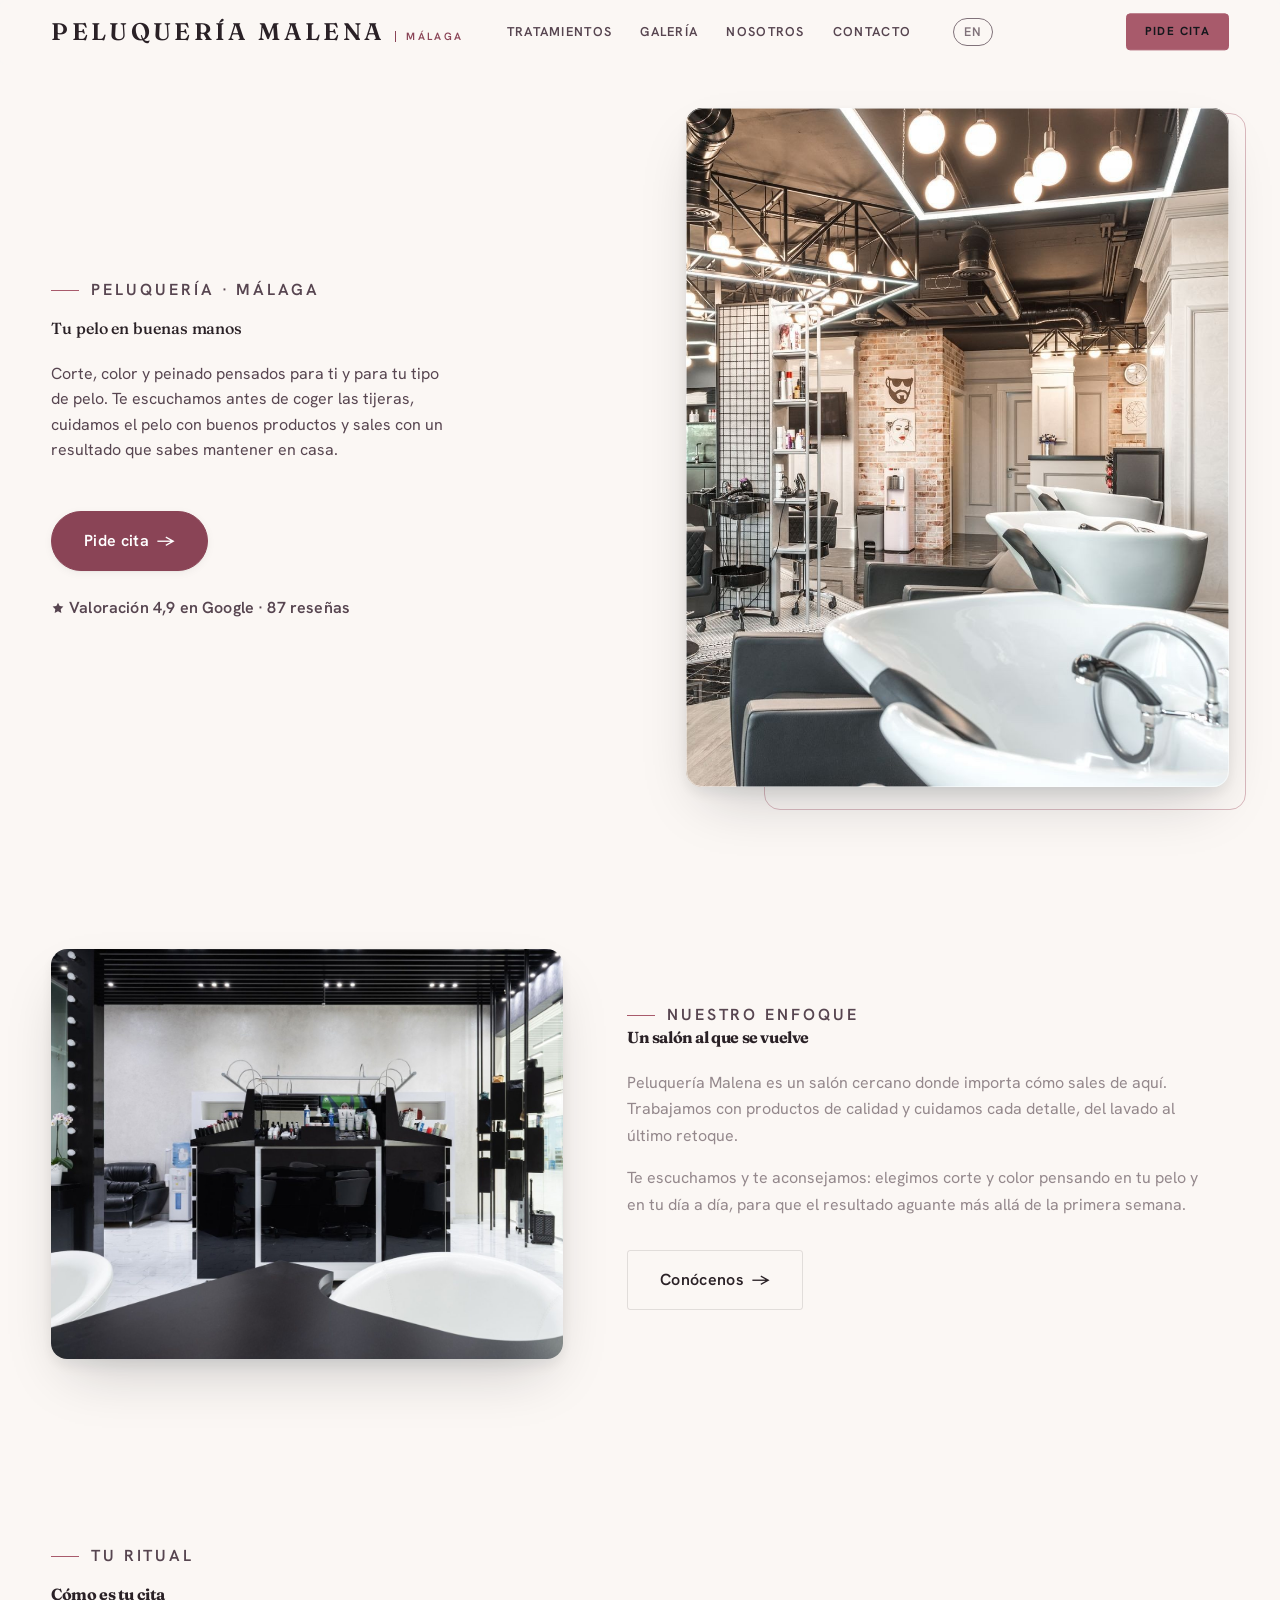
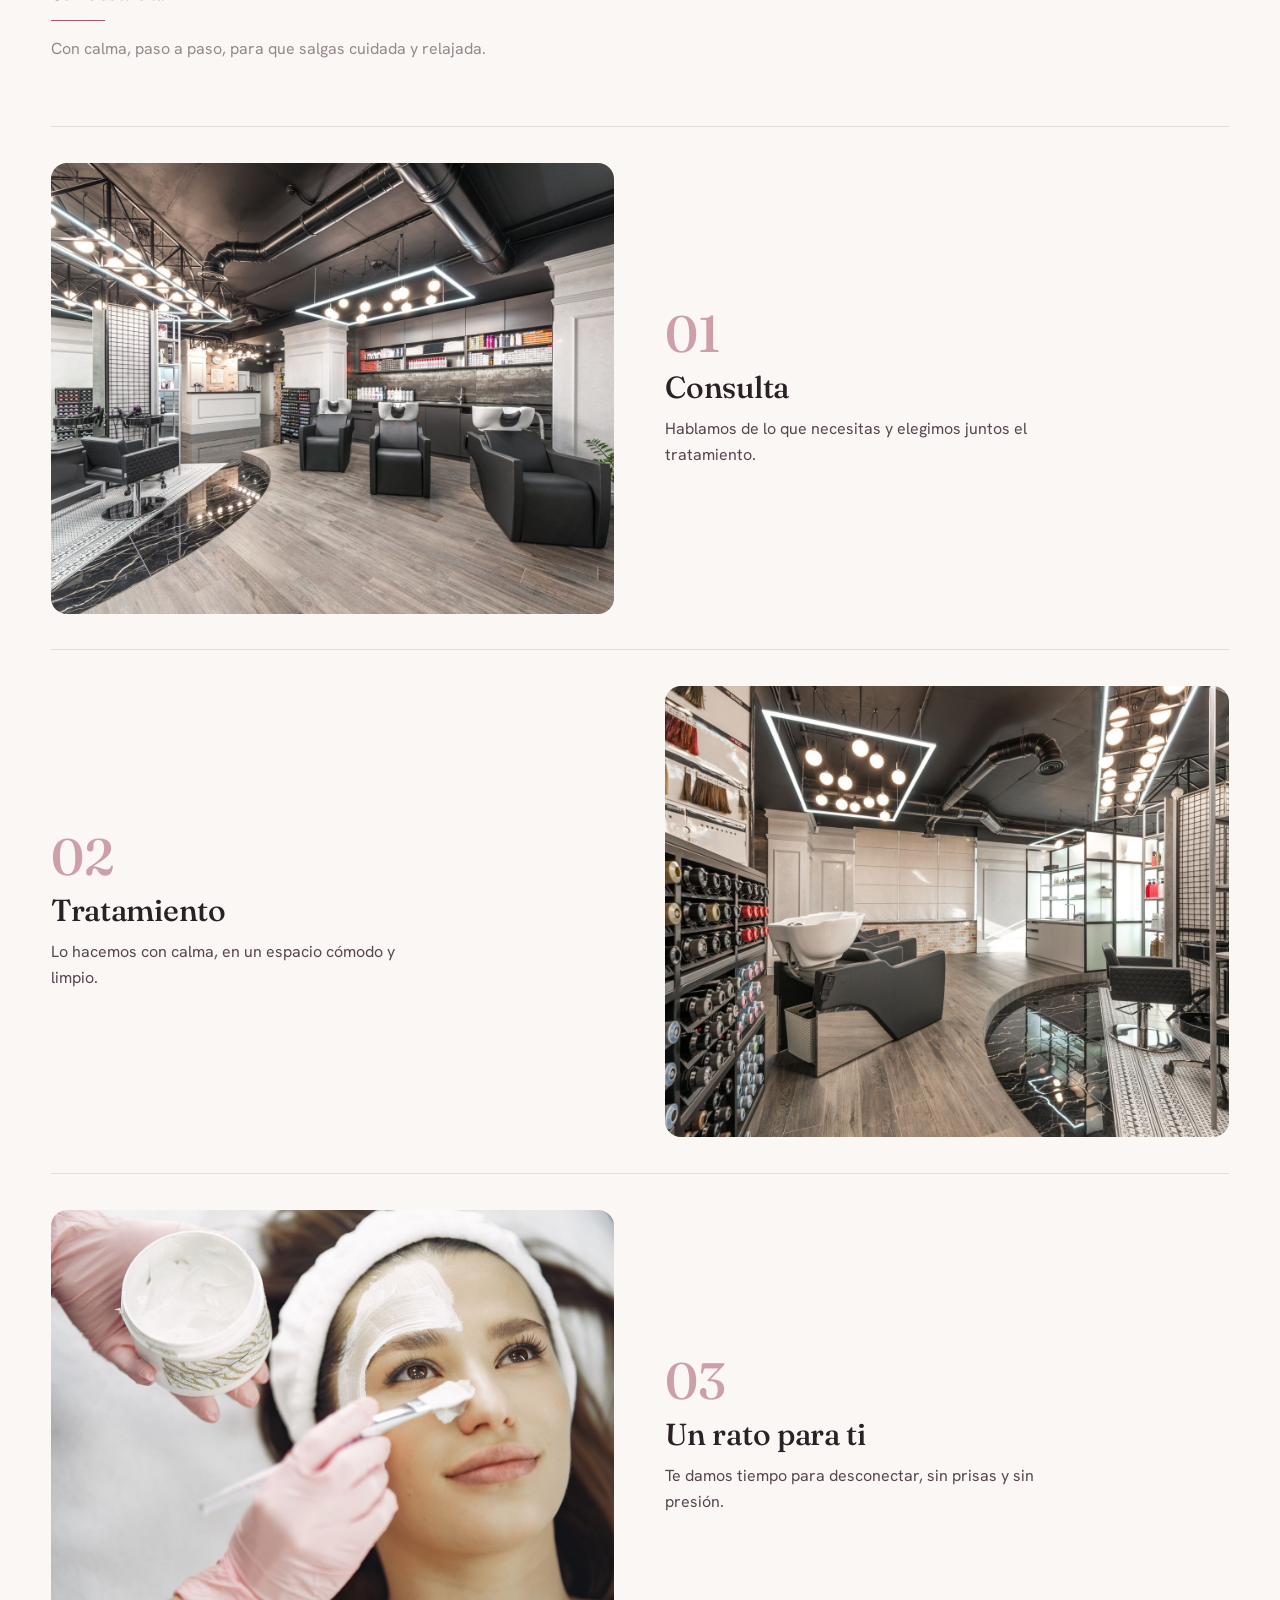
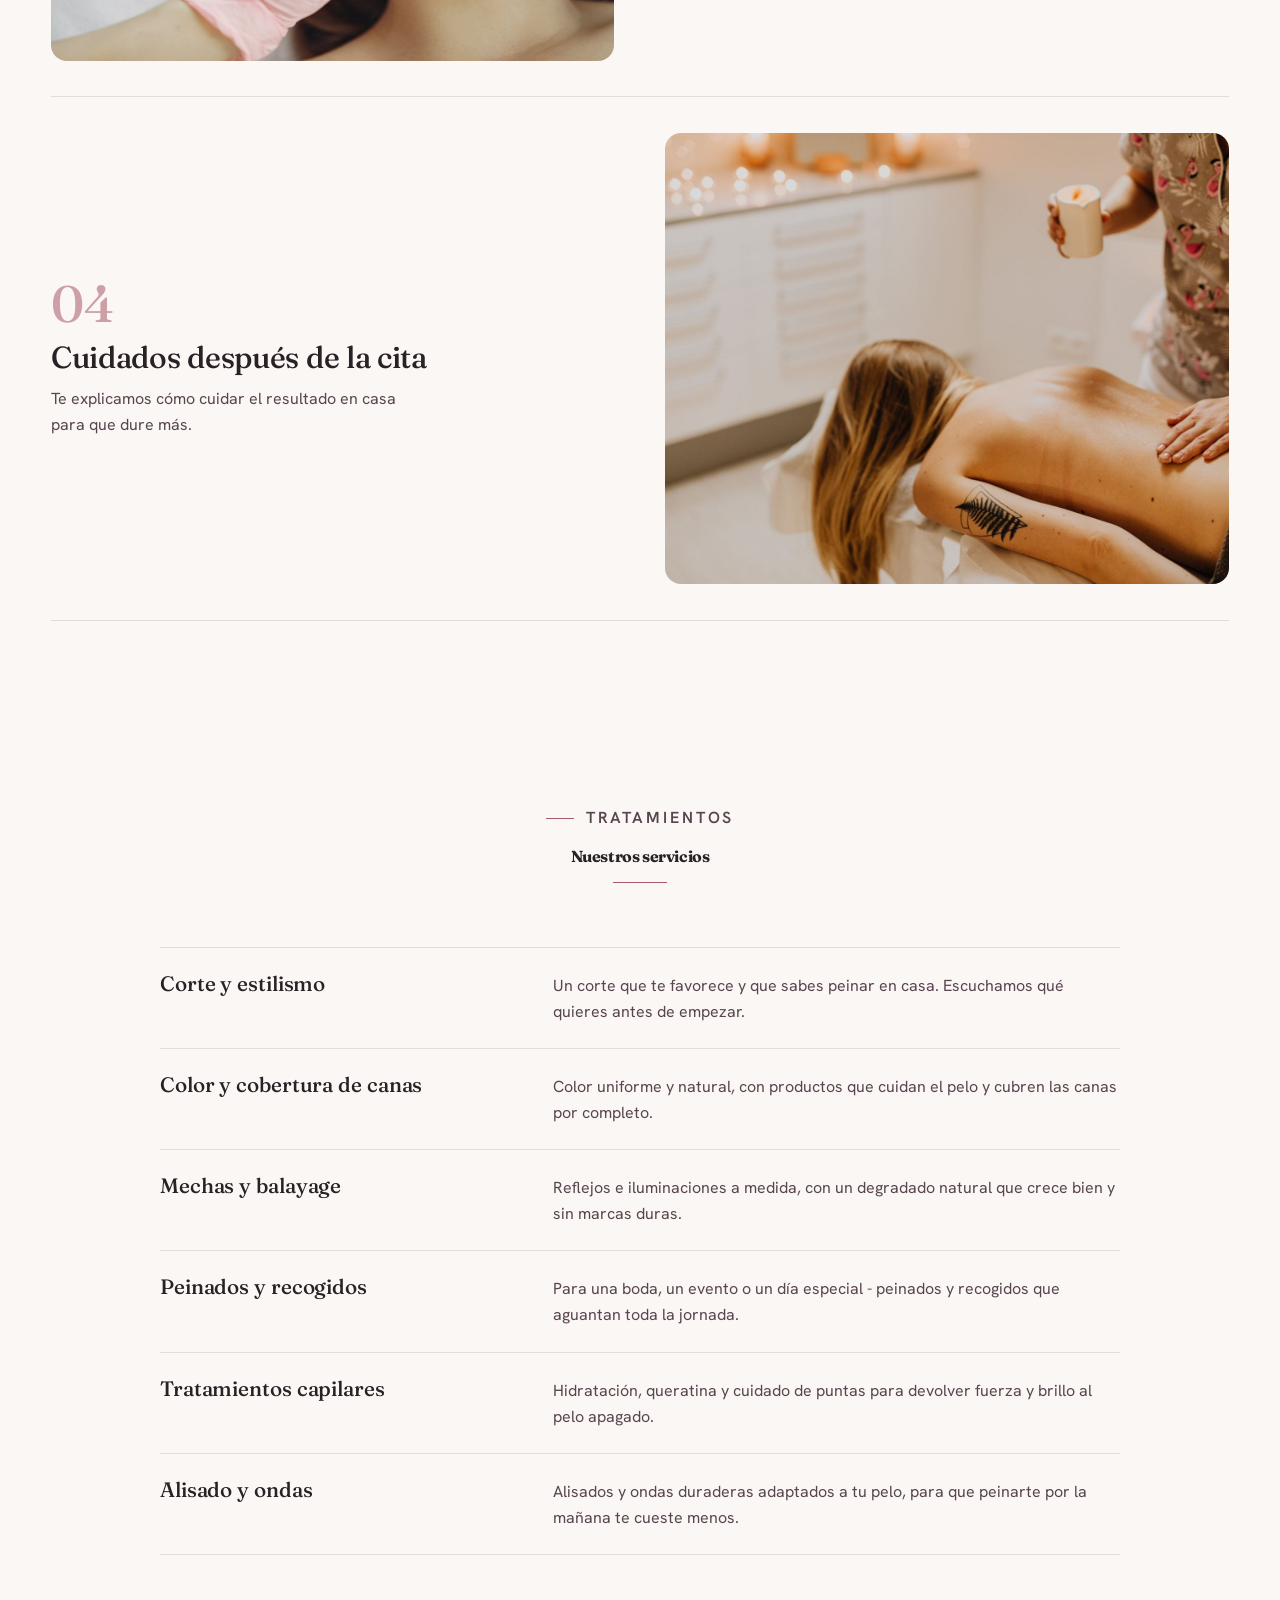
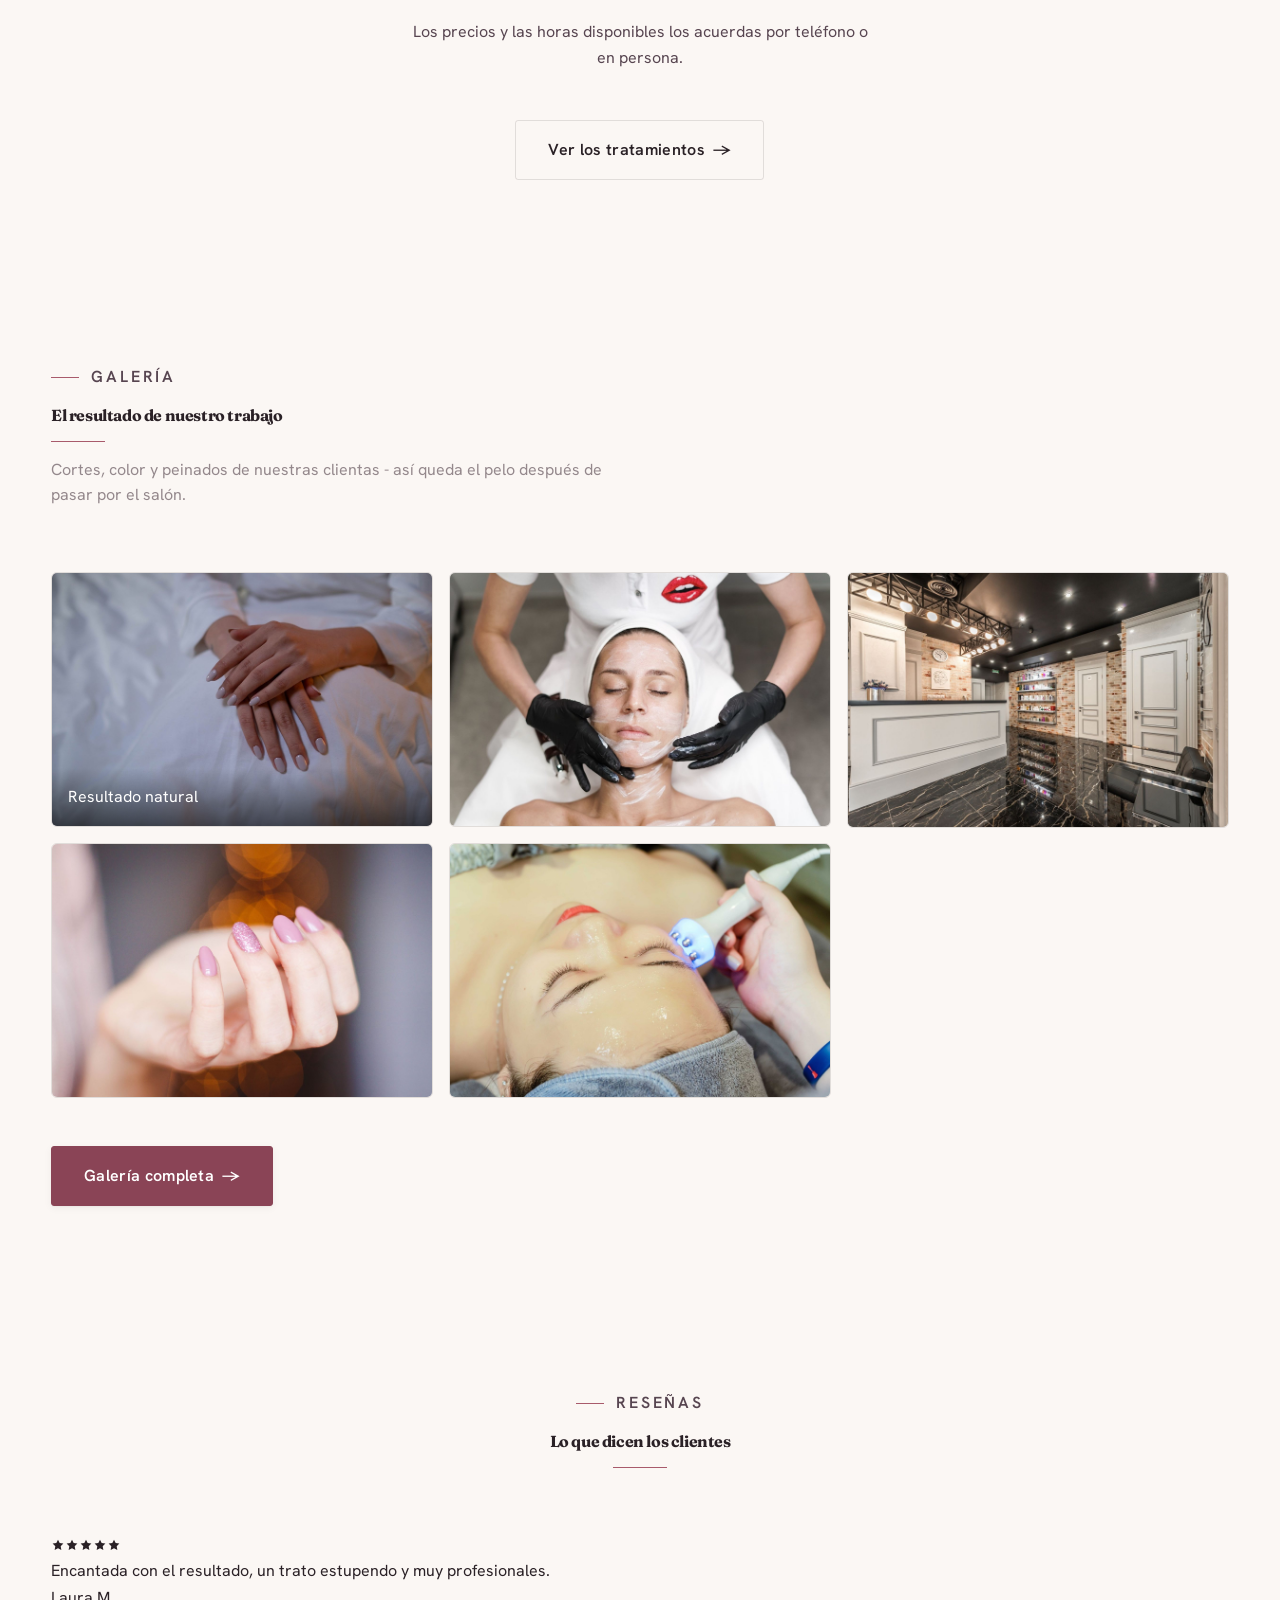
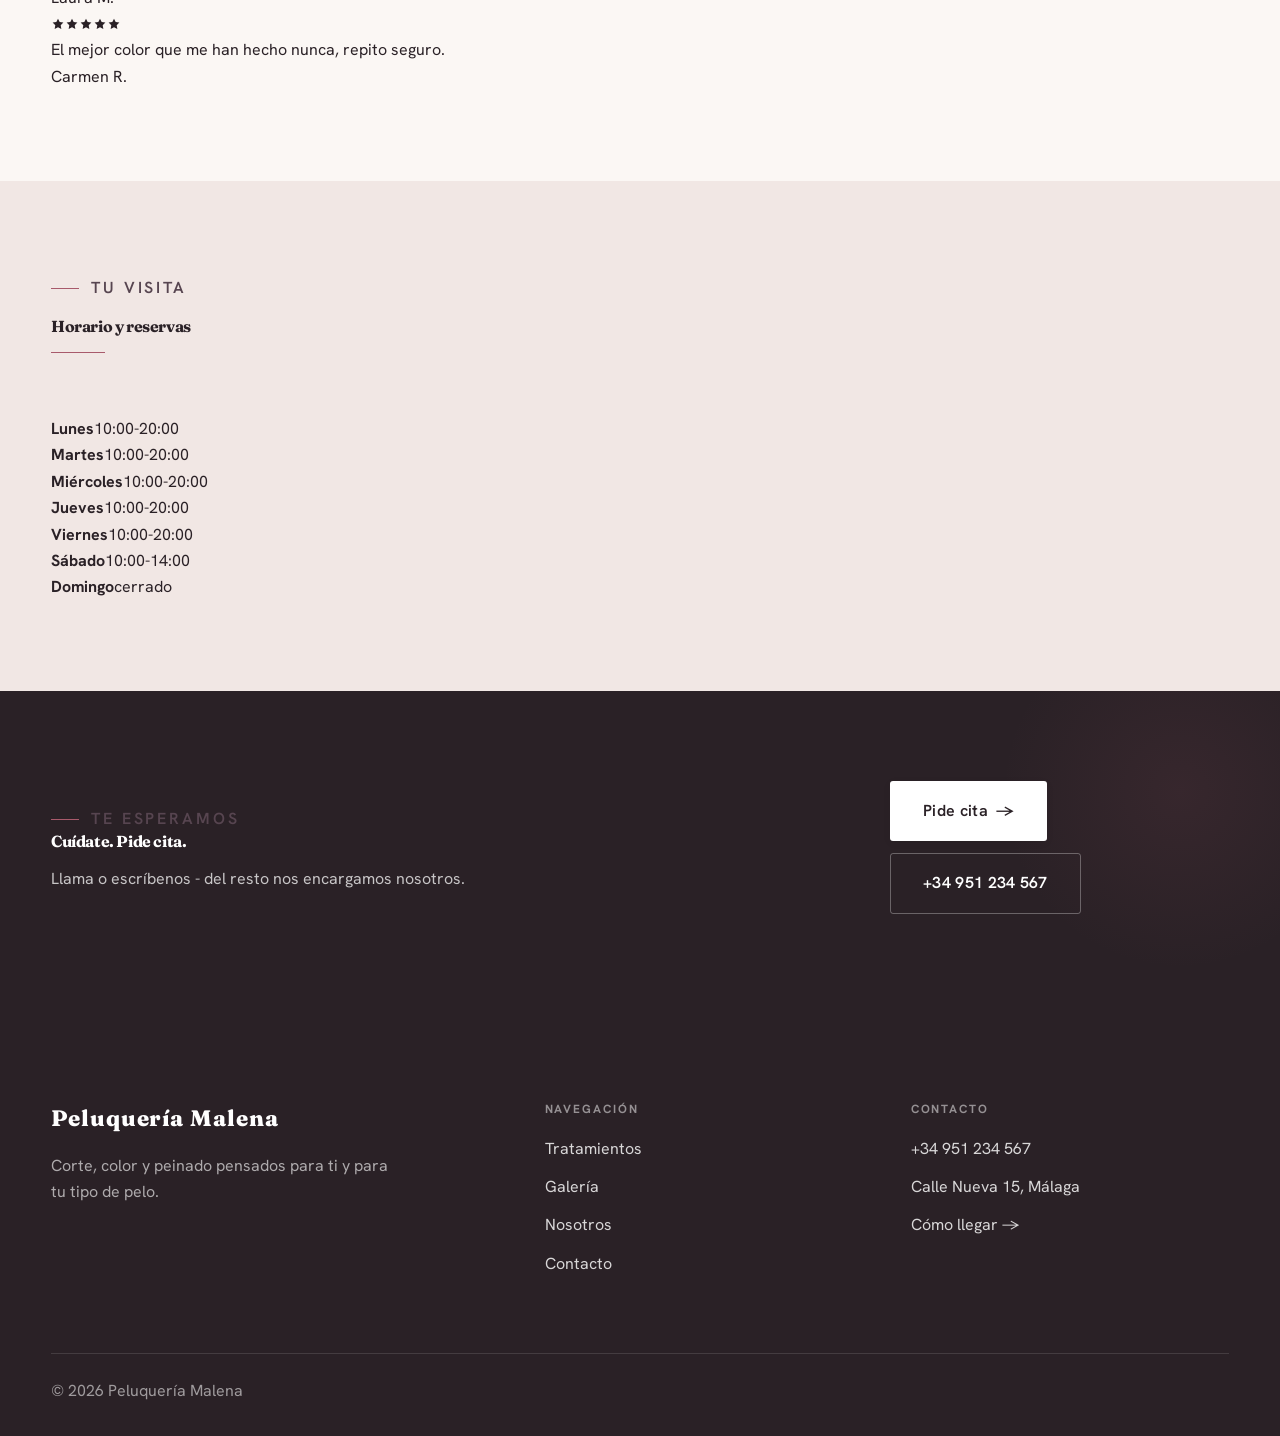
<file: index.html>
<!DOCTYPE html>
<html lang="es">
<head>
<meta charset="UTF-8">
<meta name="viewport" content="width=device-width, initial-scale=1.0">
<title>Peluquería Malena - Peluquería · Málaga</title>
<meta name="description" content="Peluquería Malena - corte, color, peinados y tratamientos capilares. Escuchamos lo que quieres antes de empezar, trabajamos con buenos productos y te damos cita a la hora que te venga bien. Te esperamos.">
<link rel="preconnect" href="https://fonts.googleapis.com">
<link rel="preconnect" href="https://fonts.gstatic.com" crossorigin>
<link href="https://fonts.googleapis.com/css2?family=Fraunces:wght@500;600;700&family=Hanken+Grotesk:wght@400;500;600&display=swap" rel="stylesheet">
<link rel="stylesheet" href="assets/styles.css">
<meta name="nb-deploy" content="57d8df1aee42">
</head>
<body>

<header class="nav">
  <div class="wrap nav-inner">
    <a class="brand" href="index.html"><span class="name">Peluquería Malena</span><span class="sub">Málaga</span></a>
    <nav class="nav-links">
      <a href="servicios.html">Tratamientos</a>
      <a href="trabajos.html">Galería</a>
      <a href="nosotros.html">Nosotros</a>
      <a href="contacto.html">Contacto</a>
      <a href="contacto.html" class="btn btn-accent">Pide cita</a>
    <a class="lang-switch" href="en/index.html" aria-label="Language" style="margin-left:14px;font-size:.78em;letter-spacing:.08em;opacity:.75;text-decoration:none;border:1px solid currentColor;border-radius:99px;padding:3px 10px;white-space:nowrap">EN</a></nav>
    <button class="nav-toggle" aria-label="Carta"><span></span><span></span><span></span></button>
  </div>
</header>

<section class="hero-spa">
  <div class="wrap">
    <div class="hs-copy reveal">
      <span class="eyebrow">Peluquería · Málaga</span>
      <h1 class="hs-claim">Tu pelo en buenas manos</h1>
      <p class="hs-lead">Corte, color y peinado pensados para ti y para tu tipo de pelo. Te escuchamos antes de coger las tijeras, cuidamos el pelo con buenos productos y sales con un resultado que sabes mantener en casa.</p>
      <a href="contacto.html" class="btn btn-accent hs-cta">Pide cita <span class="arr">→</span></a>
      <p class="hs-rating"><svg class="ico-star" width="14" height="14" viewBox="0 0 24 24" style="vertical-align:-2px" aria-hidden="true"><path d="M12 2.8l2.85 5.8 6.4.93-4.63 4.5 1.1 6.37L12 17.4l-5.72 3 1.1-6.37-4.63-4.5 6.4-.93L12 2.8Z" fill="currentColor"/></svg> Valoración 4,9 en Google · 87 reseñas</p>
    </div>
    <figure class="hs-fig reveal"><img src="img/hero.jpg" alt="Peluquería Malena"></figure>
  </div>
</section>
<section>
  <div class="wrap split">
    <div class="split-art reveal"><img src="img/g1.jpg" alt="Peluquería Malena" loading="lazy"></div>
    <div class="split-copy reveal">
      <span class="eyebrow">Nuestro enfoque</span>
      <h2>Un salón al que se vuelve</h2>
      <p class="muted">Peluquería Malena es un salón cercano donde importa cómo sales de aquí. Trabajamos con productos de calidad y cuidamos cada detalle, del lavado al último retoque.</p>
      <p class="muted">Te escuchamos y te aconsejamos: elegimos corte y color pensando en tu pelo y en tu día a día, para que el resultado aguante más allá de la primera semana.</p>
      <a href="nosotros.html" class="btn btn-ghost">Conócenos <span class="arr">→</span></a>
    </div>
  </div>
</section>
<section class="rytual">
  <div class="wrap">
    <div class="head reveal">
      <span class="eyebrow">Tu ritual</span>
      <h2>Cómo es tu cita</h2>
      <p>Con calma, paso a paso, para que salgas cuidada y relajada.</p>
    </div>
    <div class="ryt-list">
      <div class="ryt-row reveal">
        <figure class="ryt-fig"><img src="img/g2.jpg" alt="Consulta" loading="lazy"></figure>
        <div class="ryt-copy"><span class="ryt-no">01</span><h3>Consulta</h3><p>Hablamos de lo que necesitas y elegimos juntos el tratamiento.</p></div>
      </div>
      <div class="ryt-row reveal">
        <figure class="ryt-fig"><img src="img/g3.jpg" alt="Tratamiento" loading="lazy"></figure>
        <div class="ryt-copy"><span class="ryt-no">02</span><h3>Tratamiento</h3><p>Lo hacemos con calma, en un espacio cómodo y limpio.</p></div>
      </div>
      <div class="ryt-row reveal">
        <figure class="ryt-fig"><img src="img/g4.jpg" alt="Un rato para ti" loading="lazy"></figure>
        <div class="ryt-copy"><span class="ryt-no">03</span><h3>Un rato para ti</h3><p>Te damos tiempo para desconectar, sin prisas y sin presión.</p></div>
      </div>
      <div class="ryt-row reveal">
        <figure class="ryt-fig"><img src="img/g5.jpg" alt="Cuidados después de la cita" loading="lazy"></figure>
        <div class="ryt-copy"><span class="ryt-no">04</span><h3>Cuidados después de la cita</h3><p>Te explicamos cómo cuidar el resultado en casa para que dure más.</p></div>
      </div>
    </div>
  </div>
</section>
<section class="menu-sec">
  <div class="wrap">
    <div class="head center reveal">
      <span class="eyebrow">Tratamientos</span>
      <h2>Nuestros servicios</h2>
    </div>
    <div class="cennik">
      <div class="cennik-row reveal"><div class="cn-name"><h3>Corte y estilismo</h3></div><div class="cn-desc">Un corte que te favorece y que sabes peinar en casa. Escuchamos qué quieres antes de empezar.</div></div>
      <div class="cennik-row reveal"><div class="cn-name"><h3>Color y cobertura de canas</h3></div><div class="cn-desc">Color uniforme y natural, con productos que cuidan el pelo y cubren las canas por completo.</div></div>
      <div class="cennik-row reveal"><div class="cn-name"><h3>Mechas y balayage</h3></div><div class="cn-desc">Reflejos e iluminaciones a medida, con un degradado natural que crece bien y sin marcas duras.</div></div>
      <div class="cennik-row reveal"><div class="cn-name"><h3>Peinados y recogidos</h3></div><div class="cn-desc">Para una boda, un evento o un día especial - peinados y recogidos que aguantan toda la jornada.</div></div>
      <div class="cennik-row reveal"><div class="cn-name"><h3>Tratamientos capilares</h3></div><div class="cn-desc">Hidratación, queratina y cuidado de puntas para devolver fuerza y brillo al pelo apagado.</div></div>
      <div class="cennik-row reveal"><div class="cn-name"><h3>Alisado y ondas</h3></div><div class="cn-desc">Alisados y ondas duraderas adaptados a tu pelo, para que peinarte por la mañana te cueste menos.</div></div>
    </div>
    <p class="menu-note">Los precios y las horas disponibles los acuerdas por teléfono o en persona.</p>
    <div style="text-align:center;margin-top:var(--space-7)" class="reveal"><a href="servicios.html" class="btn btn-ghost">Ver los tratamientos <span class="arr">→</span></a></div>
  </div>
</section>
<section>
  <div class="wrap">
    <div class="head reveal">
      <span class="eyebrow">Galería</span>
      <h2>El resultado de nuestro trabajo</h2>
      <p>Cortes, color y peinados de nuestras clientas - así queda el pelo después de pasar por el salón.</p>
    </div>
    <div class="gallery-masonry">
      <figure class="m-tile reveal"><img src="img/g6.jpg" alt="Resultado natural" loading="lazy"><div class="cap">Resultado natural</div></figure>
      <figure class="m-tile reveal"><img src="img/g7.jpg" alt="Peluquería Malena" loading="lazy"></figure>
      <figure class="m-tile reveal"><img src="img/g8.jpg" alt="Peluquería Malena" loading="lazy"></figure>
      <figure class="m-tile reveal"><img src="img/g9.jpg" alt="Peluquería Malena" loading="lazy"></figure>
      <figure class="m-tile reveal"><img src="img/g10.jpg" alt="Peluquería Malena" loading="lazy"></figure>
    </div>
    <div style="margin-top:var(--space-7)" class="reveal"><a href="trabajos.html" class="btn btn-accent">Galería completa <span class="arr">→</span></a></div>
  </div>
</section>
<section class="reseñas">
  <div class="wrap">
    <div class="head center reveal">
      <span class="eyebrow">Reseñas</span>
      <h2>Lo que dicen los clientes</h2>
    </div>
    <div class="reseñas-grid">
      <figure class="op-card reveal"><span class="op-star"><svg class="ico-star" width="14" height="14" viewBox="0 0 24 24" style="vertical-align:-2px" aria-hidden="true"><path d="M12 2.8l2.85 5.8 6.4.93-4.63 4.5 1.1 6.37L12 17.4l-5.72 3 1.1-6.37-4.63-4.5 6.4-.93L12 2.8Z" fill="currentColor"/></svg><svg class="ico-star" width="14" height="14" viewBox="0 0 24 24" style="vertical-align:-2px" aria-hidden="true"><path d="M12 2.8l2.85 5.8 6.4.93-4.63 4.5 1.1 6.37L12 17.4l-5.72 3 1.1-6.37-4.63-4.5 6.4-.93L12 2.8Z" fill="currentColor"/></svg><svg class="ico-star" width="14" height="14" viewBox="0 0 24 24" style="vertical-align:-2px" aria-hidden="true"><path d="M12 2.8l2.85 5.8 6.4.93-4.63 4.5 1.1 6.37L12 17.4l-5.72 3 1.1-6.37-4.63-4.5 6.4-.93L12 2.8Z" fill="currentColor"/></svg><svg class="ico-star" width="14" height="14" viewBox="0 0 24 24" style="vertical-align:-2px" aria-hidden="true"><path d="M12 2.8l2.85 5.8 6.4.93-4.63 4.5 1.1 6.37L12 17.4l-5.72 3 1.1-6.37-4.63-4.5 6.4-.93L12 2.8Z" fill="currentColor"/></svg><svg class="ico-star" width="14" height="14" viewBox="0 0 24 24" style="vertical-align:-2px" aria-hidden="true"><path d="M12 2.8l2.85 5.8 6.4.93-4.63 4.5 1.1 6.37L12 17.4l-5.72 3 1.1-6.37-4.63-4.5 6.4-.93L12 2.8Z" fill="currentColor"/></svg></span><blockquote>Encantada con el resultado, un trato estupendo y muy profesionales.</blockquote><span class="op-autor">Laura M.</span></figure>
      <figure class="op-card reveal"><span class="op-star"><svg class="ico-star" width="14" height="14" viewBox="0 0 24 24" style="vertical-align:-2px" aria-hidden="true"><path d="M12 2.8l2.85 5.8 6.4.93-4.63 4.5 1.1 6.37L12 17.4l-5.72 3 1.1-6.37-4.63-4.5 6.4-.93L12 2.8Z" fill="currentColor"/></svg><svg class="ico-star" width="14" height="14" viewBox="0 0 24 24" style="vertical-align:-2px" aria-hidden="true"><path d="M12 2.8l2.85 5.8 6.4.93-4.63 4.5 1.1 6.37L12 17.4l-5.72 3 1.1-6.37-4.63-4.5 6.4-.93L12 2.8Z" fill="currentColor"/></svg><svg class="ico-star" width="14" height="14" viewBox="0 0 24 24" style="vertical-align:-2px" aria-hidden="true"><path d="M12 2.8l2.85 5.8 6.4.93-4.63 4.5 1.1 6.37L12 17.4l-5.72 3 1.1-6.37-4.63-4.5 6.4-.93L12 2.8Z" fill="currentColor"/></svg><svg class="ico-star" width="14" height="14" viewBox="0 0 24 24" style="vertical-align:-2px" aria-hidden="true"><path d="M12 2.8l2.85 5.8 6.4.93-4.63 4.5 1.1 6.37L12 17.4l-5.72 3 1.1-6.37-4.63-4.5 6.4-.93L12 2.8Z" fill="currentColor"/></svg><svg class="ico-star" width="14" height="14" viewBox="0 0 24 24" style="vertical-align:-2px" aria-hidden="true"><path d="M12 2.8l2.85 5.8 6.4.93-4.63 4.5 1.1 6.37L12 17.4l-5.72 3 1.1-6.37-4.63-4.5 6.4-.93L12 2.8Z" fill="currentColor"/></svg></span><blockquote>El mejor color que me han hecho nunca, repito seguro.</blockquote><span class="op-autor">Carmen R.</span></figure>
    </div>
  </div>
</section>
<section class="trust">
  <div class="wrap">
    <div class="head reveal">
      <span class="eyebrow">Tu visita</span>
      <h2>Horario y reservas</h2>
    </div>
    <div class="godz reveal">
      <div class="godz-row"><b>Lunes</b><span>10:00-20:00</span></div>
      <div class="godz-row"><b>Martes</b><span>10:00-20:00</span></div>
      <div class="godz-row"><b>Miércoles</b><span>10:00-20:00</span></div>
      <div class="godz-row"><b>Jueves</b><span>10:00-20:00</span></div>
      <div class="godz-row"><b>Viernes</b><span>10:00-20:00</span></div>
      <div class="godz-row"><b>Sábado</b><span>10:00-14:00</span></div>
      <div class="godz-row"><b>Domingo</b><span>cerrado</span></div>
    </div>
  </div>
</section>
<section class="cta">
  <div class="wrap">
    <div class="reveal">
      <span class="eyebrow">Te esperamos</span>
      <h2>Cuídate. Pide cita.</h2>
      <p>Llama o escríbenos - del resto nos encargamos nosotros.</p>
    </div>
    <div class="cta-actions reveal">
      <a href="contacto.html" class="btn btn-light">Pide cita <span class="arr">→</span></a>
      <a href="tel:+34951234567" class="btn btn-ghost" style="color:#fff;border-color:rgba(255,255,255,.3)">+34 951 234 567</a>
    </div>
  </div>
</section>

<footer>
  <div class="wrap">
    <div class="foot-grid">
      <div class="foot-brand">
        <div class="name">Peluquería Malena</div>
        <p>Corte, color y peinado pensados para ti y para tu tipo de pelo.</p>
      </div>
      <div class="foot-col">
        <h4>Navegación</h4>
        <a href="servicios.html">Tratamientos</a>
        <a href="trabajos.html">Galería</a>
        <a href="nosotros.html">Nosotros</a>
        <a href="contacto.html">Contacto</a>
      </div>
      <div class="foot-col">
        <h4>Contacto</h4>
        <a href="tel:+34951234567">+34 951 234 567</a>
        <p>Calle Nueva 15, Málaga</p>
        <a href="https://maps.google.com/?q=@36.72,-4.42" target="_blank" rel="noopener">Cómo llegar →</a>
      </div>
    </div>
    <div class="foot-bot">
      <span>© 2026 Peluquería Malena</span>
    </div>
  </div>
</footer>
<div class="sticky-reserve"><a class="sr-book" href="contacto.html">Pide cita</a><a class="sr-call" href="tel:+34951234567" aria-label="Llamar"><svg class="ico-tel" width="16" height="16" viewBox="0 0 24 24" fill="none" aria-hidden="true"><path d="M6.6 10.8a15.5 15.5 0 0 0 6.6 6.6l2.2-2.2a1 1 0 0 1 1-.24 11.4 11.4 0 0 0 3.6.58 1 1 0 0 1 1 1V20a1 1 0 0 1-1 1A17 17 0 0 1 3 4a1 1 0 0 1 1-1h3.5a1 1 0 0 1 1 1c0 1.25.2 2.46.58 3.6a1 1 0 0 1-.25 1l-2.23 2.2Z" fill="currentColor"/></svg></a></div>

<script src="assets/main.js"></script>
</body>
</html>
</file>
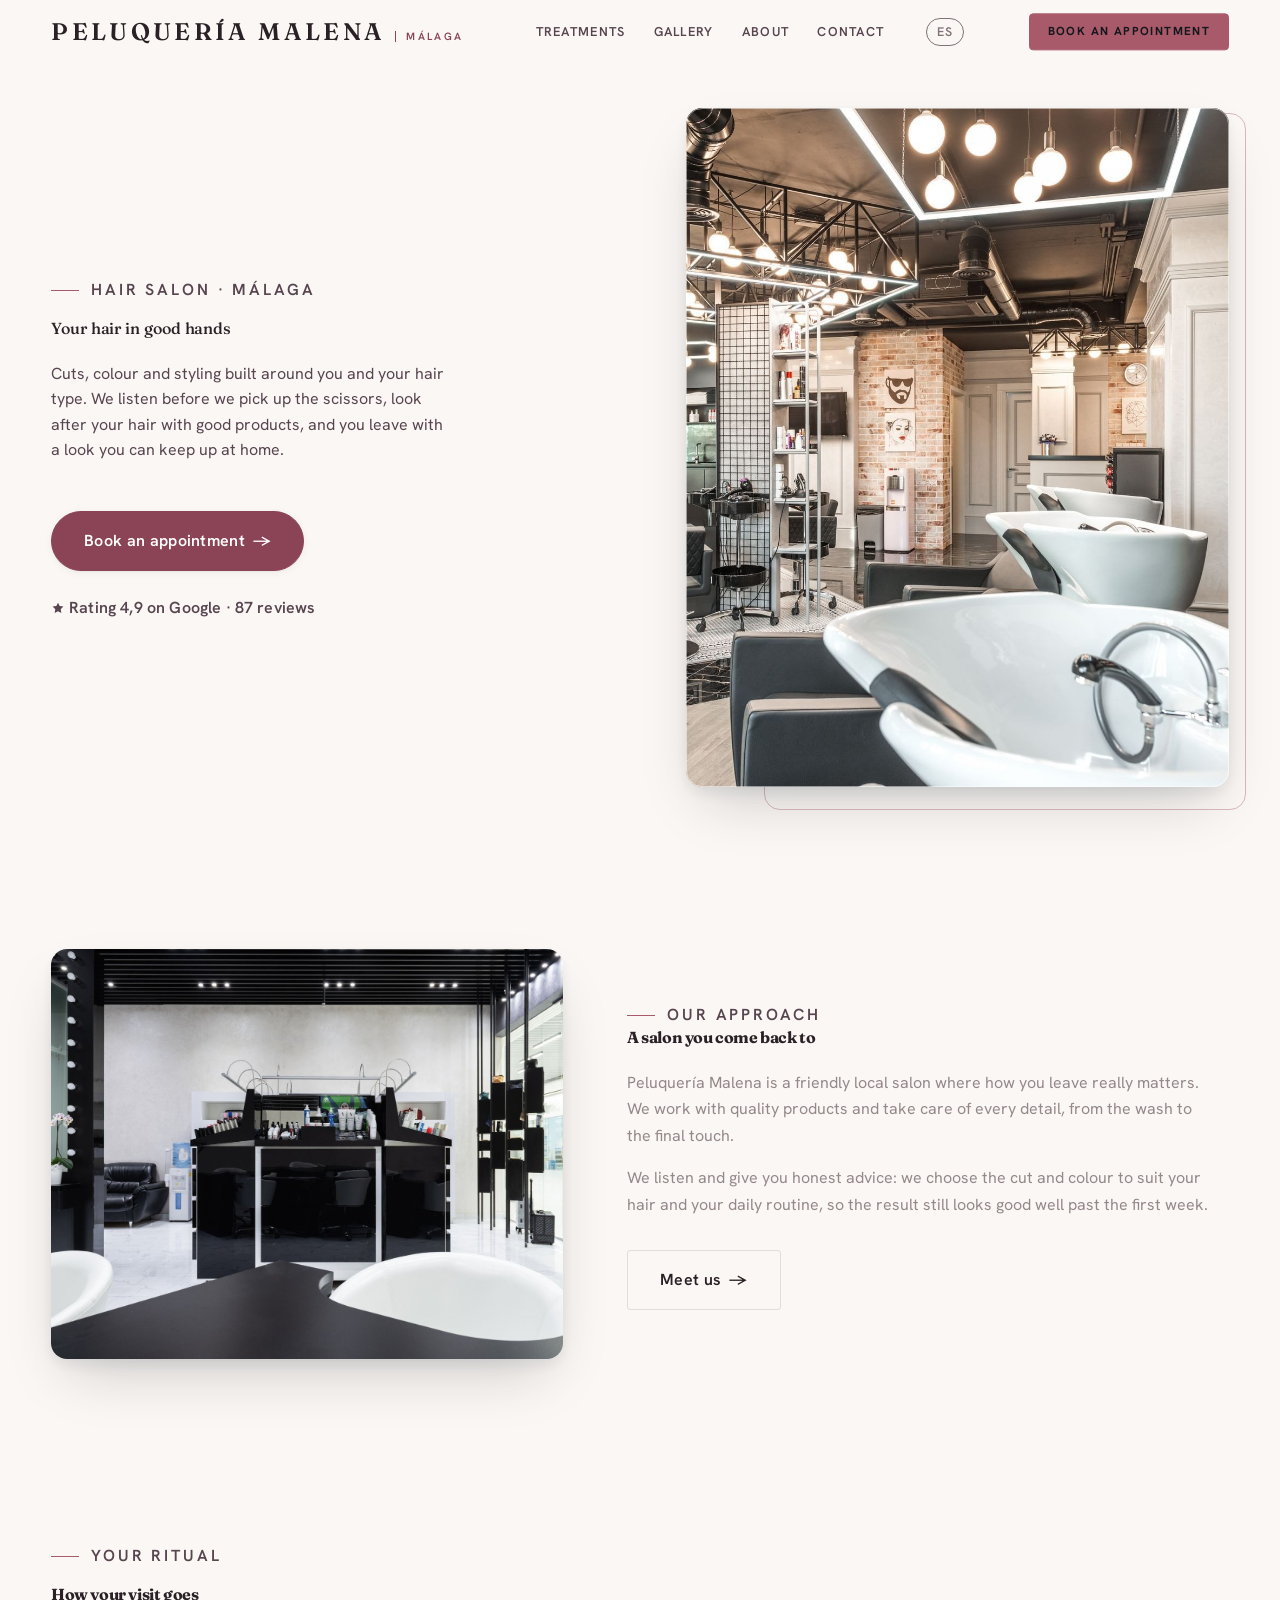
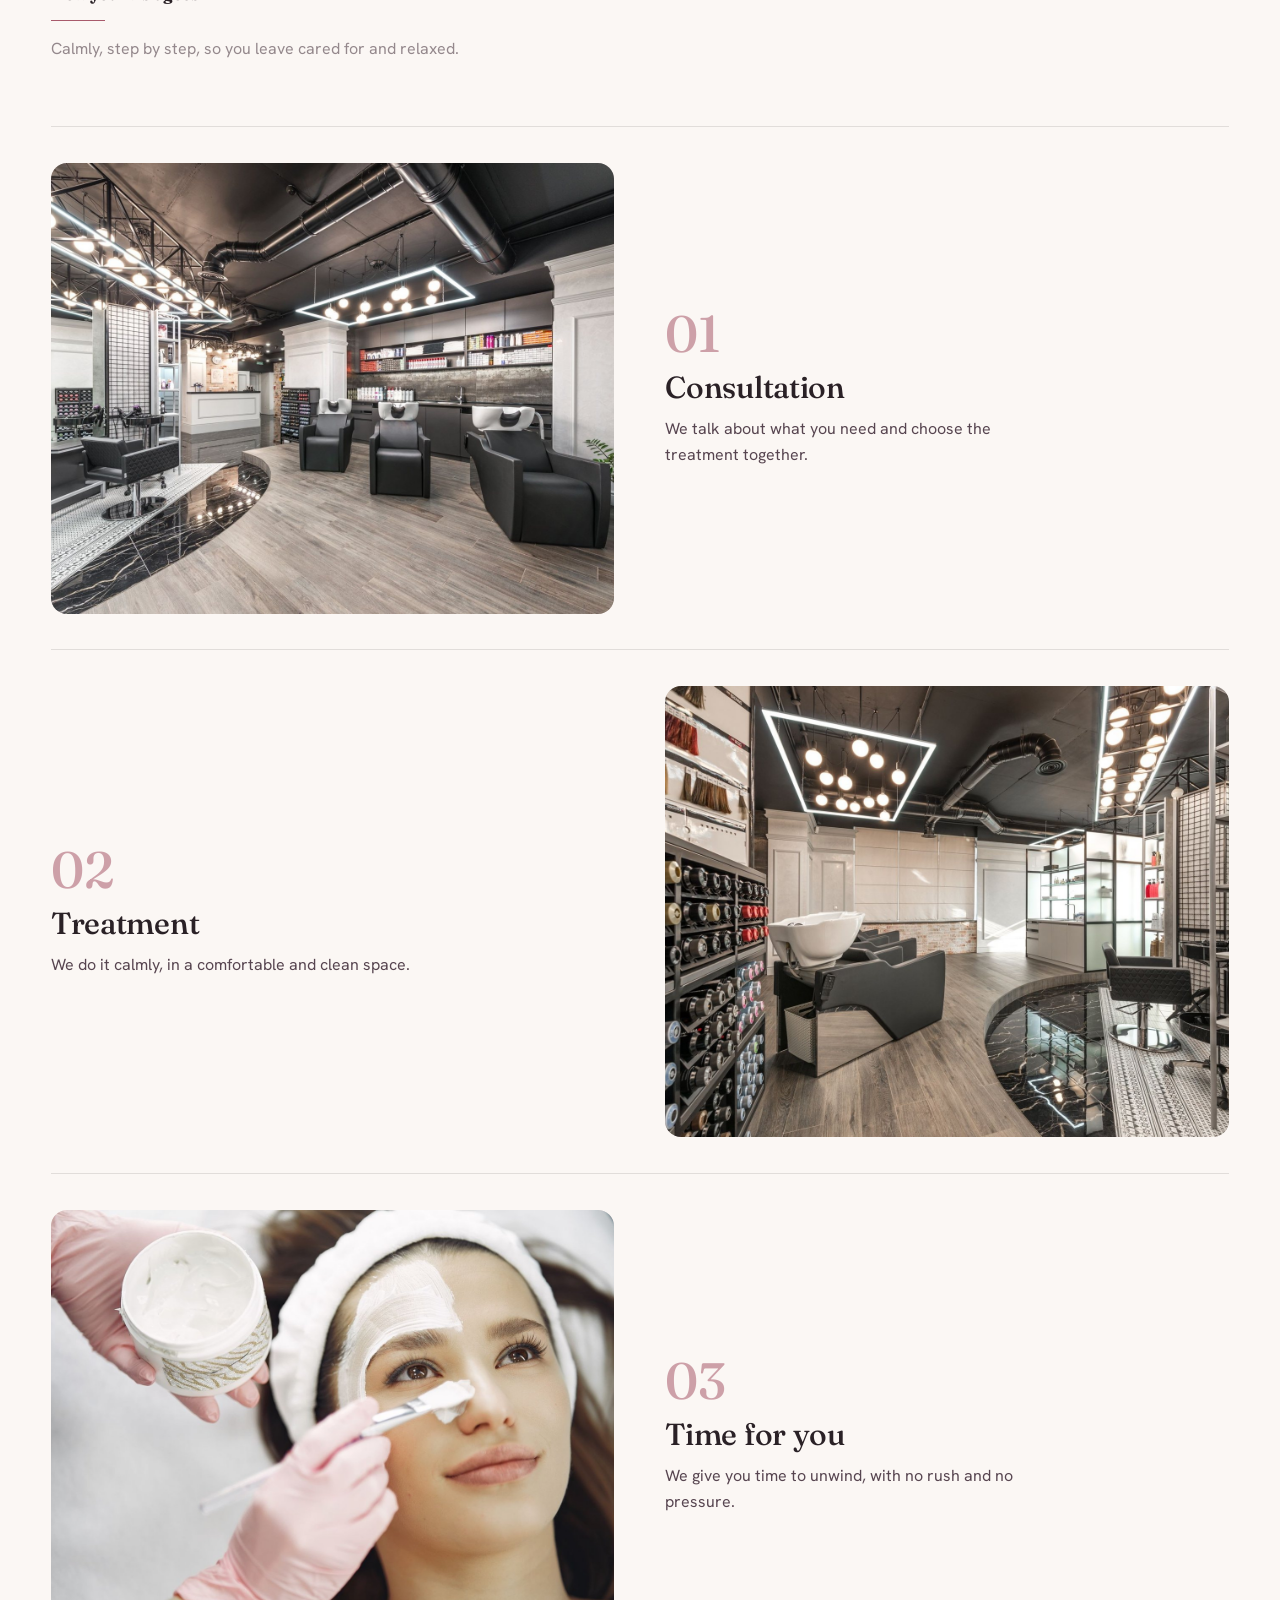
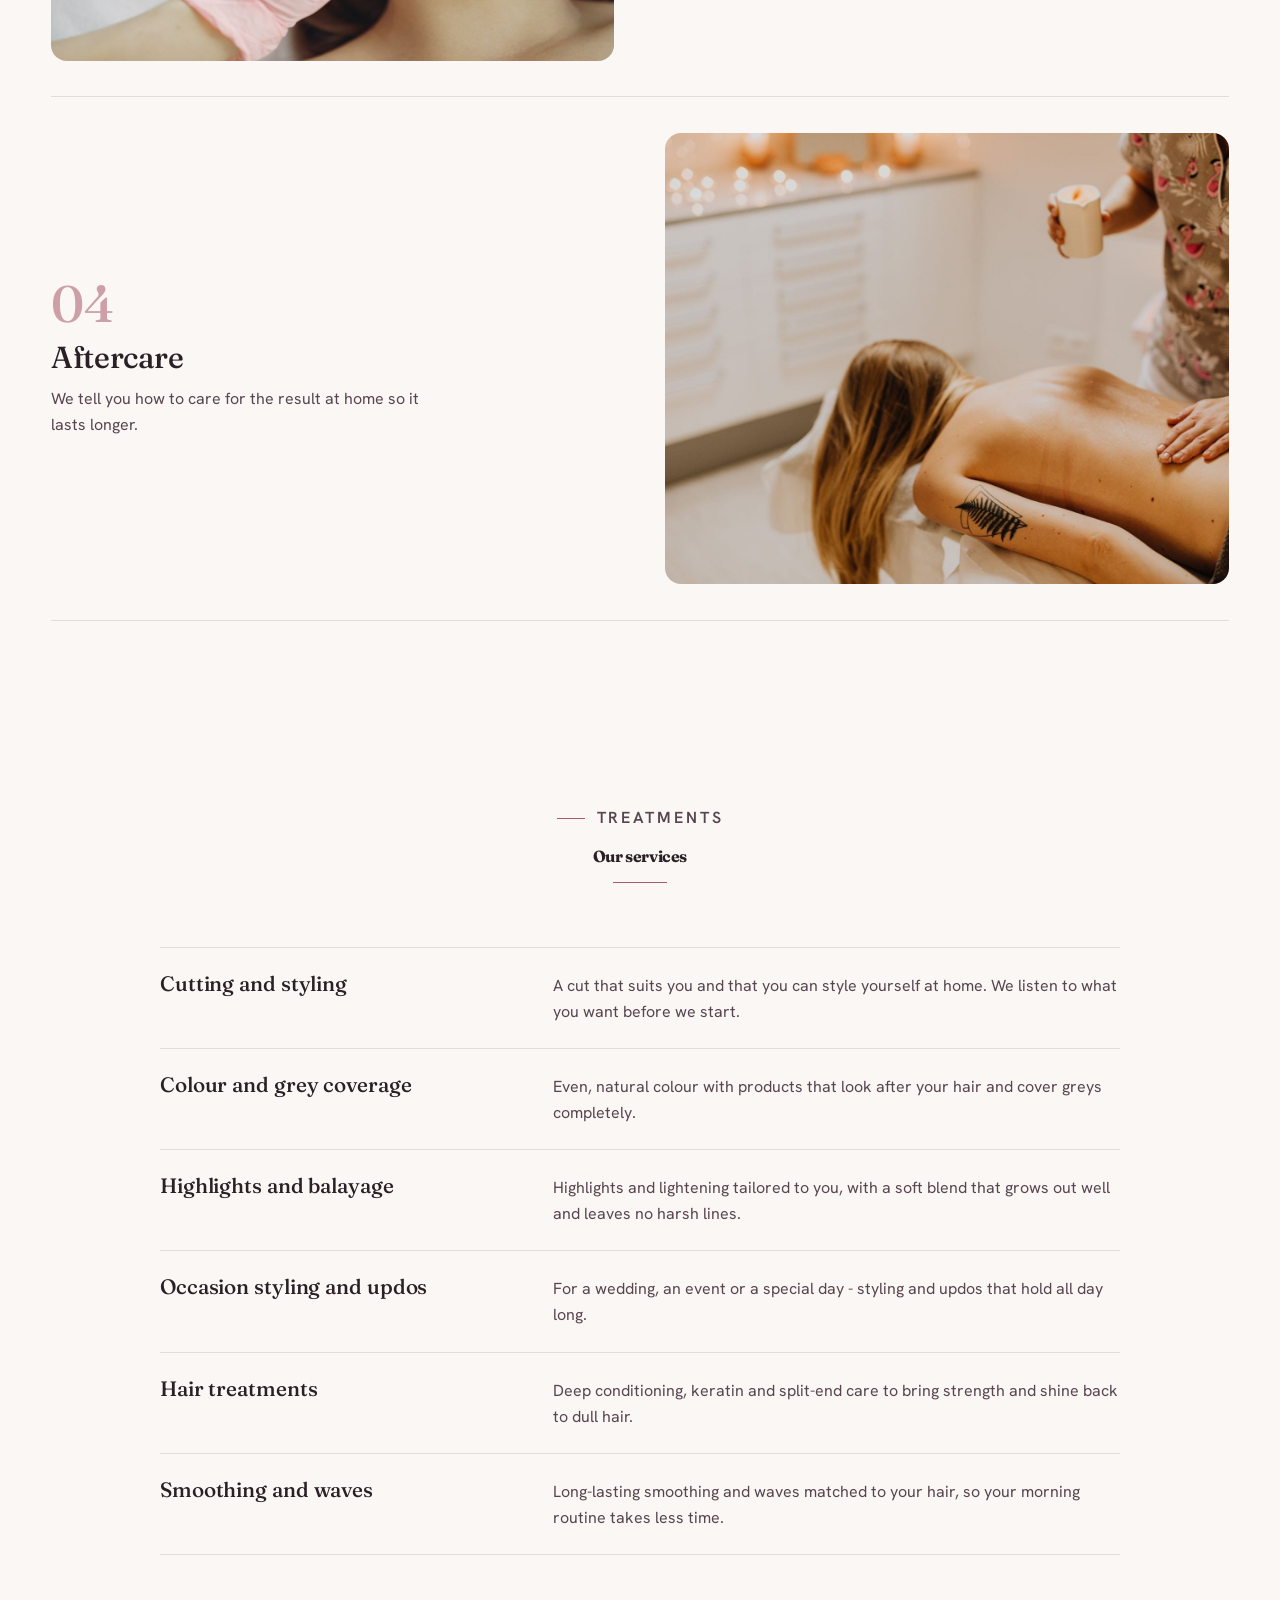
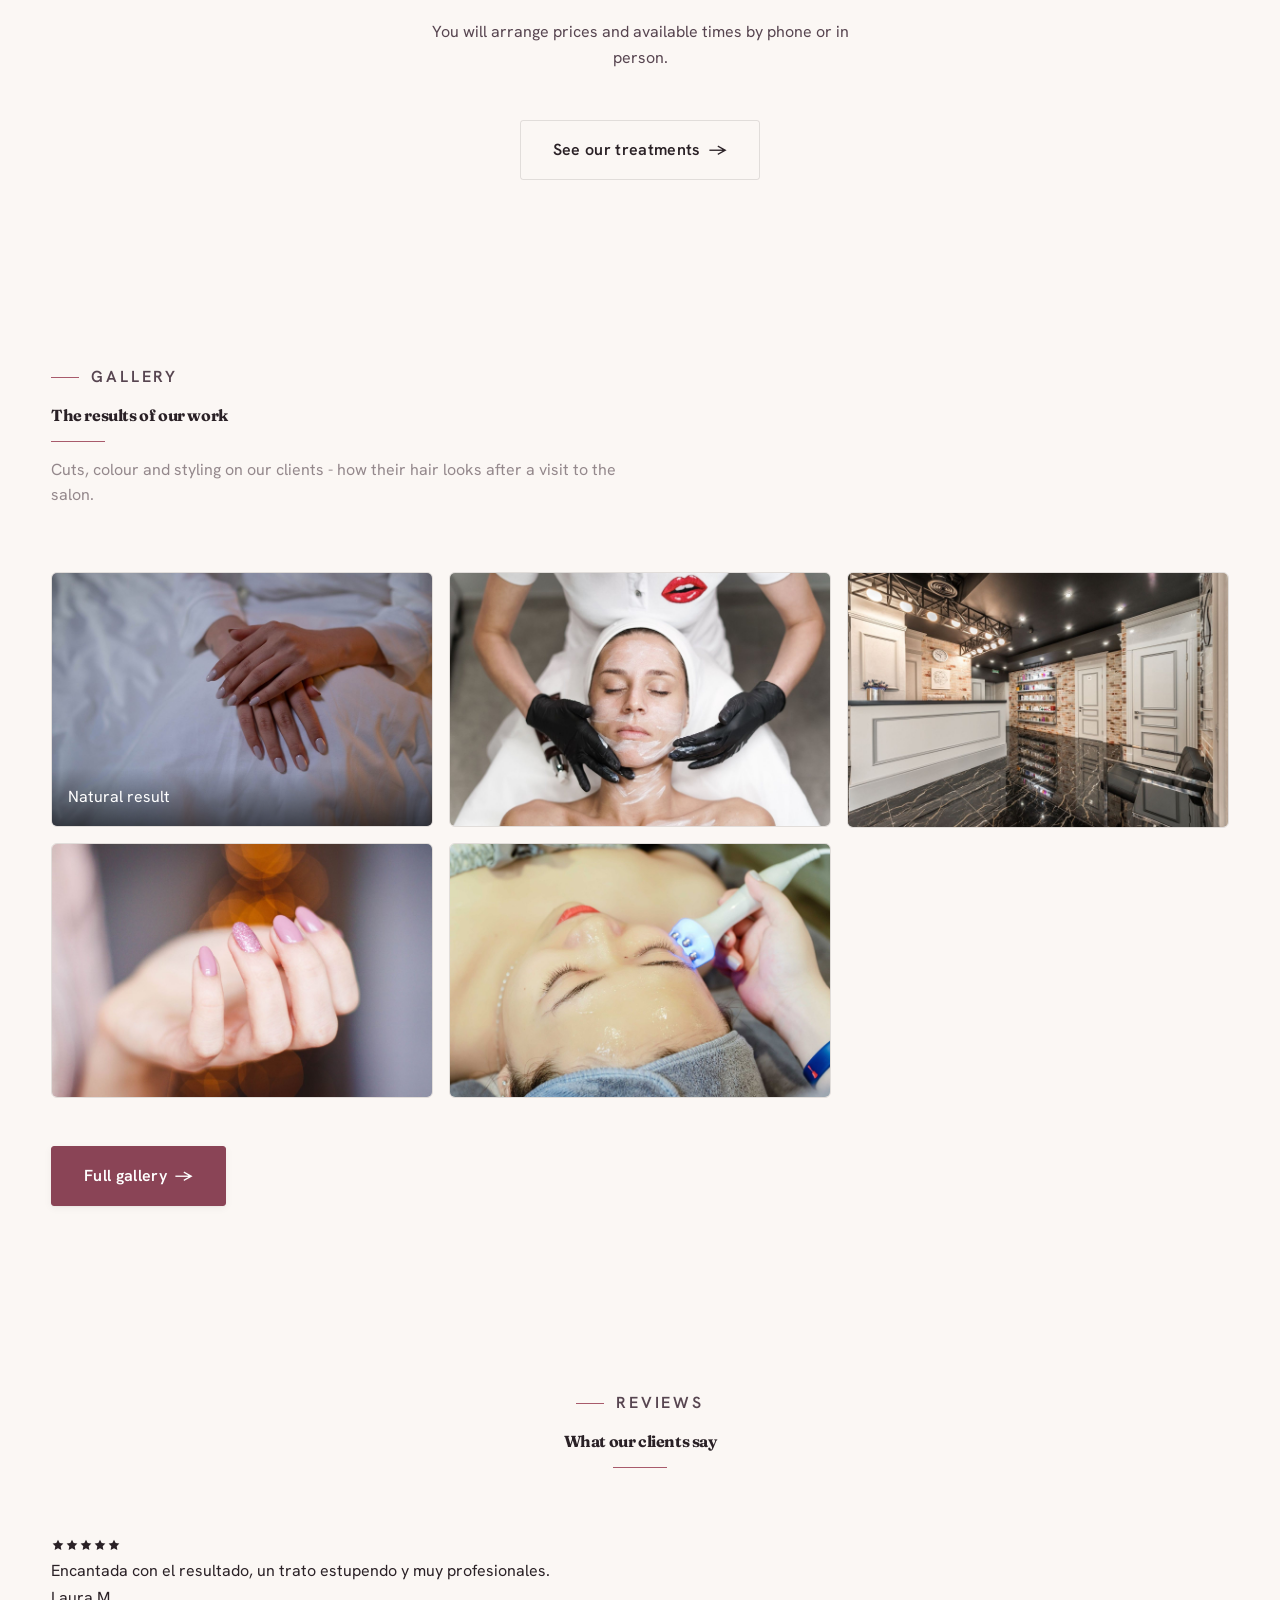
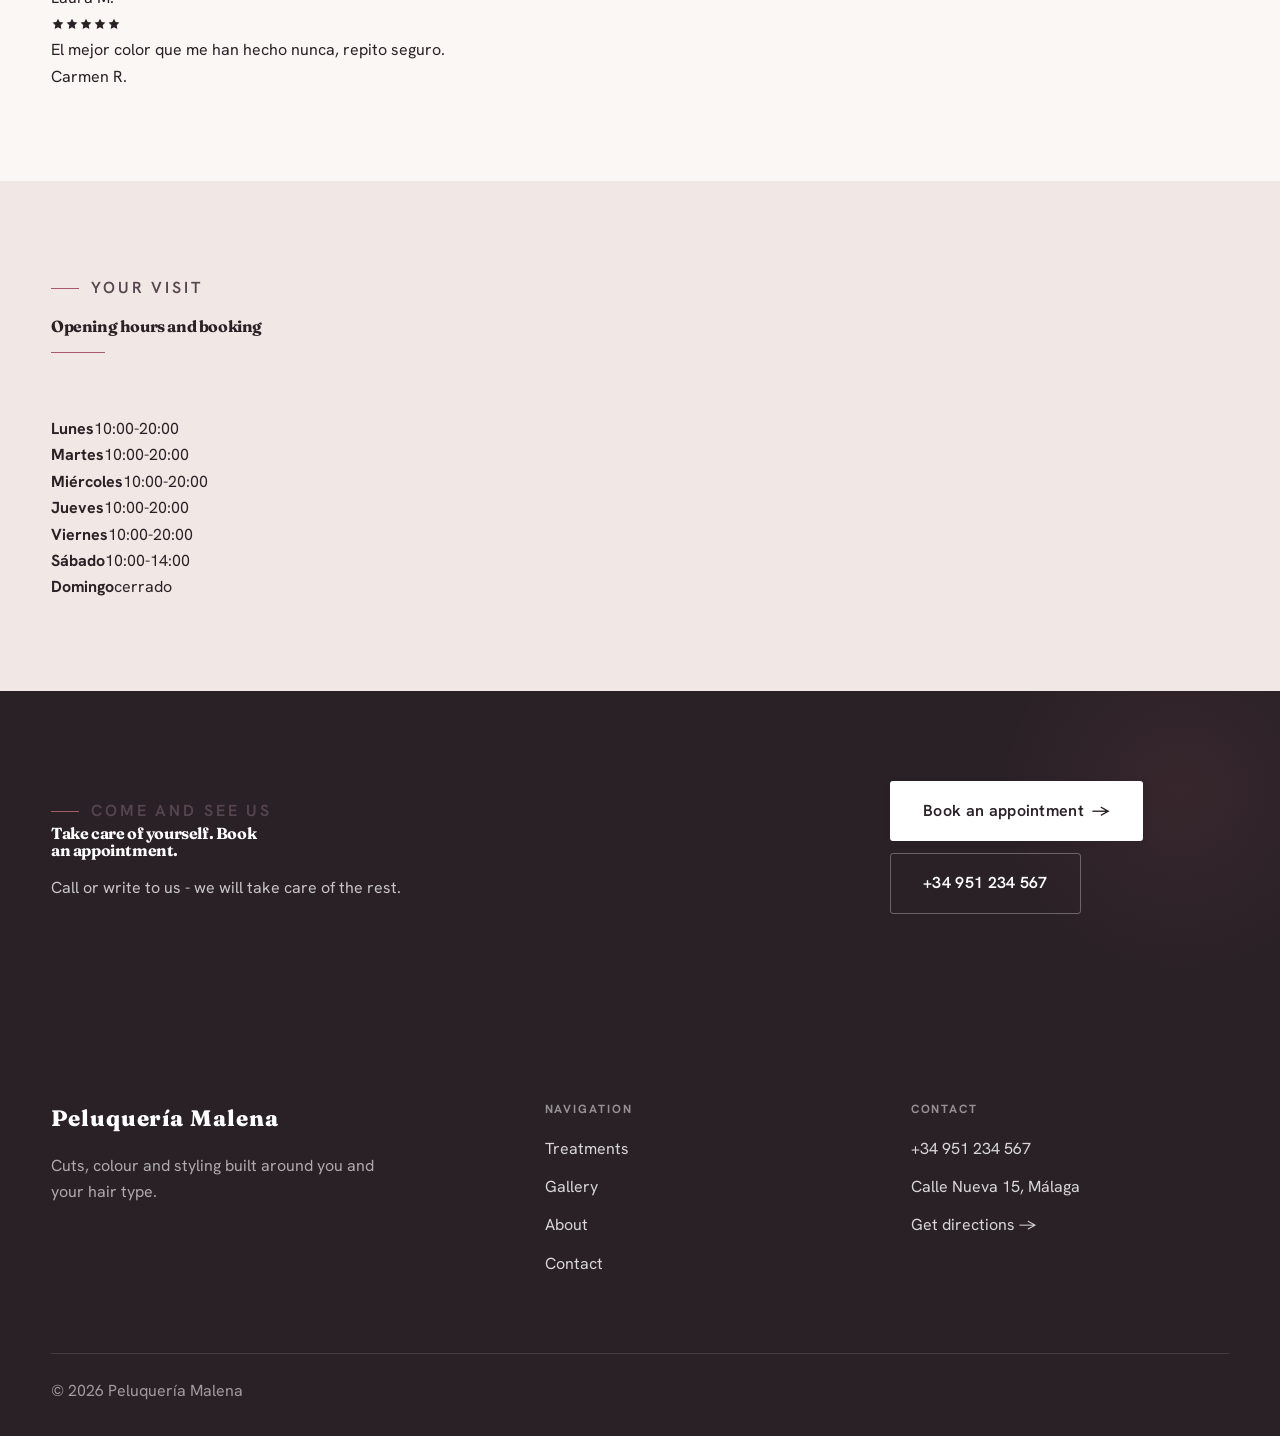
<file: en/index.html>
<!DOCTYPE html>
<html lang="en">
<head>
<meta charset="UTF-8">
<meta name="viewport" content="width=device-width, initial-scale=1.0">
<title>Peluquería Malena - Hair Salon · Málaga</title>
<meta name="description" content="Peluquería Malena - cuts, colour, styling and hair treatments. We listen to what you want before we start, work with good products and book you in at a time that suits you. See you soon.">
<link rel="preconnect" href="https://fonts.googleapis.com">
<link rel="preconnect" href="https://fonts.gstatic.com" crossorigin>
<link href="https://fonts.googleapis.com/css2?family=Fraunces:wght@500;600;700&family=Hanken+Grotesk:wght@400;500;600&display=swap" rel="stylesheet">
<link rel="stylesheet" href="../assets/styles.css">
</head>
<body>

<header class="nav">
  <div class="wrap nav-inner">
    <a class="brand" href="index.html"><span class="name">Peluquería Malena</span><span class="sub">Málaga</span></a>
    <nav class="nav-links">
      <a href="services.html">Treatments</a>
      <a href="projects.html">Gallery</a>
      <a href="about.html">About</a>
      <a href="contact.html">Contact</a>
      <a href="contact.html" class="btn btn-accent">Book an appointment</a>
    <a class="lang-switch" href="../index.html" aria-label="Language" style="margin-left:14px;font-size:.78em;letter-spacing:.08em;opacity:.75;text-decoration:none;border:1px solid currentColor;border-radius:99px;padding:3px 10px;white-space:nowrap">ES</a></nav>
    <button class="nav-toggle" aria-label="Menu"><span></span><span></span><span></span></button>
  </div>
</header>

<section class="hero-spa">
  <div class="wrap">
    <div class="hs-copy reveal">
      <span class="eyebrow">Hair Salon · Málaga</span>
      <h1 class="hs-claim">Your hair in good hands</h1>
      <p class="hs-lead">Cuts, colour and styling built around you and your hair type. We listen before we pick up the scissors, look after your hair with good products, and you leave with a look you can keep up at home.</p>
      <a href="contact.html" class="btn btn-accent hs-cta">Book an appointment <span class="arr">→</span></a>
      <p class="hs-rating"><svg class="ico-star" width="14" height="14" viewBox="0 0 24 24" style="vertical-align:-2px" aria-hidden="true"><path d="M12 2.8l2.85 5.8 6.4.93-4.63 4.5 1.1 6.37L12 17.4l-5.72 3 1.1-6.37-4.63-4.5 6.4-.93L12 2.8Z" fill="currentColor"/></svg> Rating 4,9 on Google · 87 reviews</p>
    </div>
    <figure class="hs-fig reveal"><img src="../img/hero.jpg" alt="Peluquería Malena"></figure>
  </div>
</section>
<section>
  <div class="wrap split">
    <div class="split-art reveal"><img src="../img/g1.jpg" alt="Peluquería Malena" loading="lazy"></div>
    <div class="split-copy reveal">
      <span class="eyebrow">Our approach</span>
      <h2>A salon you come back to</h2>
      <p class="muted">Peluquería Malena is a friendly local salon where how you leave really matters. We work with quality products and take care of every detail, from the wash to the final touch.</p>
      <p class="muted">We listen and give you honest advice: we choose the cut and colour to suit your hair and your daily routine, so the result still looks good well past the first week.</p>
      <a href="about.html" class="btn btn-ghost">Meet us <span class="arr">→</span></a>
    </div>
  </div>
</section>
<section class="rytual">
  <div class="wrap">
    <div class="head reveal">
      <span class="eyebrow">Your ritual</span>
      <h2>How your visit goes</h2>
      <p>Calmly, step by step, so you leave cared for and relaxed.</p>
    </div>
    <div class="ryt-list">
      <div class="ryt-row reveal">
        <figure class="ryt-fig"><img src="../img/g2.jpg" alt="Consultation" loading="lazy"></figure>
        <div class="ryt-copy"><span class="ryt-no">01</span><h3>Consultation</h3><p>We talk about what you need and choose the treatment together.</p></div>
      </div>
      <div class="ryt-row reveal">
        <figure class="ryt-fig"><img src="../img/g3.jpg" alt="Treatment" loading="lazy"></figure>
        <div class="ryt-copy"><span class="ryt-no">02</span><h3>Treatment</h3><p>We do it calmly, in a comfortable and clean space.</p></div>
      </div>
      <div class="ryt-row reveal">
        <figure class="ryt-fig"><img src="../img/g4.jpg" alt="Time for you" loading="lazy"></figure>
        <div class="ryt-copy"><span class="ryt-no">03</span><h3>Time for you</h3><p>We give you time to unwind, with no rush and no pressure.</p></div>
      </div>
      <div class="ryt-row reveal">
        <figure class="ryt-fig"><img src="../img/g5.jpg" alt="Aftercare" loading="lazy"></figure>
        <div class="ryt-copy"><span class="ryt-no">04</span><h3>Aftercare</h3><p>We tell you how to care for the result at home so it lasts longer.</p></div>
      </div>
    </div>
  </div>
</section>
<section class="menu-sec">
  <div class="wrap">
    <div class="head center reveal">
      <span class="eyebrow">Treatments</span>
      <h2>Our services</h2>
    </div>
    <div class="cennik">
      <div class="cennik-row reveal"><div class="cn-name"><h3>Cutting and styling</h3></div><div class="cn-desc">A cut that suits you and that you can style yourself at home. We listen to what you want before we start.</div></div>
      <div class="cennik-row reveal"><div class="cn-name"><h3>Colour and grey coverage</h3></div><div class="cn-desc">Even, natural colour with products that look after your hair and cover greys completely.</div></div>
      <div class="cennik-row reveal"><div class="cn-name"><h3>Highlights and balayage</h3></div><div class="cn-desc">Highlights and lightening tailored to you, with a soft blend that grows out well and leaves no harsh lines.</div></div>
      <div class="cennik-row reveal"><div class="cn-name"><h3>Occasion styling and updos</h3></div><div class="cn-desc">For a wedding, an event or a special day - styling and updos that hold all day long.</div></div>
      <div class="cennik-row reveal"><div class="cn-name"><h3>Hair treatments</h3></div><div class="cn-desc">Deep conditioning, keratin and split-end care to bring strength and shine back to dull hair.</div></div>
      <div class="cennik-row reveal"><div class="cn-name"><h3>Smoothing and waves</h3></div><div class="cn-desc">Long-lasting smoothing and waves matched to your hair, so your morning routine takes less time.</div></div>
    </div>
    <p class="menu-note">You will arrange prices and available times by phone or in person.</p>
    <div style="text-align:center;margin-top:var(--space-7)" class="reveal"><a href="services.html" class="btn btn-ghost">See our treatments <span class="arr">→</span></a></div>
  </div>
</section>
<section>
  <div class="wrap">
    <div class="head reveal">
      <span class="eyebrow">Gallery</span>
      <h2>The results of our work</h2>
      <p>Cuts, colour and styling on our clients - how their hair looks after a visit to the salon.</p>
    </div>
    <div class="gallery-masonry">
      <figure class="m-tile reveal"><img src="../img/g6.jpg" alt="Natural result" loading="lazy"><div class="cap">Natural result</div></figure>
      <figure class="m-tile reveal"><img src="../img/g7.jpg" alt="Peluquería Malena" loading="lazy"></figure>
      <figure class="m-tile reveal"><img src="../img/g8.jpg" alt="Peluquería Malena" loading="lazy"></figure>
      <figure class="m-tile reveal"><img src="../img/g9.jpg" alt="Peluquería Malena" loading="lazy"></figure>
      <figure class="m-tile reveal"><img src="../img/g10.jpg" alt="Peluquería Malena" loading="lazy"></figure>
    </div>
    <div style="margin-top:var(--space-7)" class="reveal"><a href="projects.html" class="btn btn-accent">Full gallery <span class="arr">→</span></a></div>
  </div>
</section>
<section class="reviews">
  <div class="wrap">
    <div class="head center reveal">
      <span class="eyebrow">Reviews</span>
      <h2>What our clients say</h2>
    </div>
    <div class="reviews-grid">
      <figure class="op-card reveal"><span class="op-star"><svg class="ico-star" width="14" height="14" viewBox="0 0 24 24" style="vertical-align:-2px" aria-hidden="true"><path d="M12 2.8l2.85 5.8 6.4.93-4.63 4.5 1.1 6.37L12 17.4l-5.72 3 1.1-6.37-4.63-4.5 6.4-.93L12 2.8Z" fill="currentColor"/></svg><svg class="ico-star" width="14" height="14" viewBox="0 0 24 24" style="vertical-align:-2px" aria-hidden="true"><path d="M12 2.8l2.85 5.8 6.4.93-4.63 4.5 1.1 6.37L12 17.4l-5.72 3 1.1-6.37-4.63-4.5 6.4-.93L12 2.8Z" fill="currentColor"/></svg><svg class="ico-star" width="14" height="14" viewBox="0 0 24 24" style="vertical-align:-2px" aria-hidden="true"><path d="M12 2.8l2.85 5.8 6.4.93-4.63 4.5 1.1 6.37L12 17.4l-5.72 3 1.1-6.37-4.63-4.5 6.4-.93L12 2.8Z" fill="currentColor"/></svg><svg class="ico-star" width="14" height="14" viewBox="0 0 24 24" style="vertical-align:-2px" aria-hidden="true"><path d="M12 2.8l2.85 5.8 6.4.93-4.63 4.5 1.1 6.37L12 17.4l-5.72 3 1.1-6.37-4.63-4.5 6.4-.93L12 2.8Z" fill="currentColor"/></svg><svg class="ico-star" width="14" height="14" viewBox="0 0 24 24" style="vertical-align:-2px" aria-hidden="true"><path d="M12 2.8l2.85 5.8 6.4.93-4.63 4.5 1.1 6.37L12 17.4l-5.72 3 1.1-6.37-4.63-4.5 6.4-.93L12 2.8Z" fill="currentColor"/></svg></span><blockquote>Encantada con el resultado, un trato estupendo y muy profesionales.</blockquote><span class="op-autor">Laura M.</span></figure>
      <figure class="op-card reveal"><span class="op-star"><svg class="ico-star" width="14" height="14" viewBox="0 0 24 24" style="vertical-align:-2px" aria-hidden="true"><path d="M12 2.8l2.85 5.8 6.4.93-4.63 4.5 1.1 6.37L12 17.4l-5.72 3 1.1-6.37-4.63-4.5 6.4-.93L12 2.8Z" fill="currentColor"/></svg><svg class="ico-star" width="14" height="14" viewBox="0 0 24 24" style="vertical-align:-2px" aria-hidden="true"><path d="M12 2.8l2.85 5.8 6.4.93-4.63 4.5 1.1 6.37L12 17.4l-5.72 3 1.1-6.37-4.63-4.5 6.4-.93L12 2.8Z" fill="currentColor"/></svg><svg class="ico-star" width="14" height="14" viewBox="0 0 24 24" style="vertical-align:-2px" aria-hidden="true"><path d="M12 2.8l2.85 5.8 6.4.93-4.63 4.5 1.1 6.37L12 17.4l-5.72 3 1.1-6.37-4.63-4.5 6.4-.93L12 2.8Z" fill="currentColor"/></svg><svg class="ico-star" width="14" height="14" viewBox="0 0 24 24" style="vertical-align:-2px" aria-hidden="true"><path d="M12 2.8l2.85 5.8 6.4.93-4.63 4.5 1.1 6.37L12 17.4l-5.72 3 1.1-6.37-4.63-4.5 6.4-.93L12 2.8Z" fill="currentColor"/></svg><svg class="ico-star" width="14" height="14" viewBox="0 0 24 24" style="vertical-align:-2px" aria-hidden="true"><path d="M12 2.8l2.85 5.8 6.4.93-4.63 4.5 1.1 6.37L12 17.4l-5.72 3 1.1-6.37-4.63-4.5 6.4-.93L12 2.8Z" fill="currentColor"/></svg></span><blockquote>El mejor color que me han hecho nunca, repito seguro.</blockquote><span class="op-autor">Carmen R.</span></figure>
    </div>
  </div>
</section>
<section class="trust">
  <div class="wrap">
    <div class="head reveal">
      <span class="eyebrow">Your visit</span>
      <h2>Opening hours and booking</h2>
    </div>
    <div class="godz reveal">
      <div class="godz-row"><b>Lunes</b><span>10:00-20:00</span></div>
      <div class="godz-row"><b>Martes</b><span>10:00-20:00</span></div>
      <div class="godz-row"><b>Miércoles</b><span>10:00-20:00</span></div>
      <div class="godz-row"><b>Jueves</b><span>10:00-20:00</span></div>
      <div class="godz-row"><b>Viernes</b><span>10:00-20:00</span></div>
      <div class="godz-row"><b>Sábado</b><span>10:00-14:00</span></div>
      <div class="godz-row"><b>Domingo</b><span>cerrado</span></div>
    </div>
  </div>
</section>
<section class="cta">
  <div class="wrap">
    <div class="reveal">
      <span class="eyebrow">Come and see us</span>
      <h2>Take care of yourself. Book an appointment.</h2>
      <p>Call or write to us - we will take care of the rest.</p>
    </div>
    <div class="cta-actions reveal">
      <a href="contact.html" class="btn btn-light">Book an appointment <span class="arr">→</span></a>
      <a href="tel:+34951234567" class="btn btn-ghost" style="color:#fff;border-color:rgba(255,255,255,.3)">+34 951 234 567</a>
    </div>
  </div>
</section>

<footer>
  <div class="wrap">
    <div class="foot-grid">
      <div class="foot-brand">
        <div class="name">Peluquería Malena</div>
        <p>Cuts, colour and styling built around you and your hair type.</p>
      </div>
      <div class="foot-col">
        <h4>Navigation</h4>
        <a href="services.html">Treatments</a>
        <a href="projects.html">Gallery</a>
        <a href="about.html">About</a>
        <a href="contact.html">Contact</a>
      </div>
      <div class="foot-col">
        <h4>Contact</h4>
        <a href="tel:+34951234567">+34 951 234 567</a>
        <p>Calle Nueva 15, Málaga</p>
        <a href="https://maps.google.com/?q=@36.72,-4.42" target="_blank" rel="noopener">Get directions →</a>
      </div>
    </div>
    <div class="foot-bot">
      <span>© 2026 Peluquería Malena</span>
    </div>
  </div>
</footer>
<div class="sticky-reserve"><a class="sr-book" href="contact.html">Book an appointment</a><a class="sr-call" href="tel:+34951234567" aria-label="Call"><svg class="ico-tel" width="16" height="16" viewBox="0 0 24 24" fill="none" aria-hidden="true"><path d="M6.6 10.8a15.5 15.5 0 0 0 6.6 6.6l2.2-2.2a1 1 0 0 1 1-.24 11.4 11.4 0 0 0 3.6.58 1 1 0 0 1 1 1V20a1 1 0 0 1-1 1A17 17 0 0 1 3 4a1 1 0 0 1 1-1h3.5a1 1 0 0 1 1 1c0 1.25.2 2.46.58 3.6a1 1 0 0 1-.25 1l-2.23 2.2Z" fill="currentColor"/></svg></a></div>

<script src="../assets/main.js"></script>
</body>
</html>
</file>
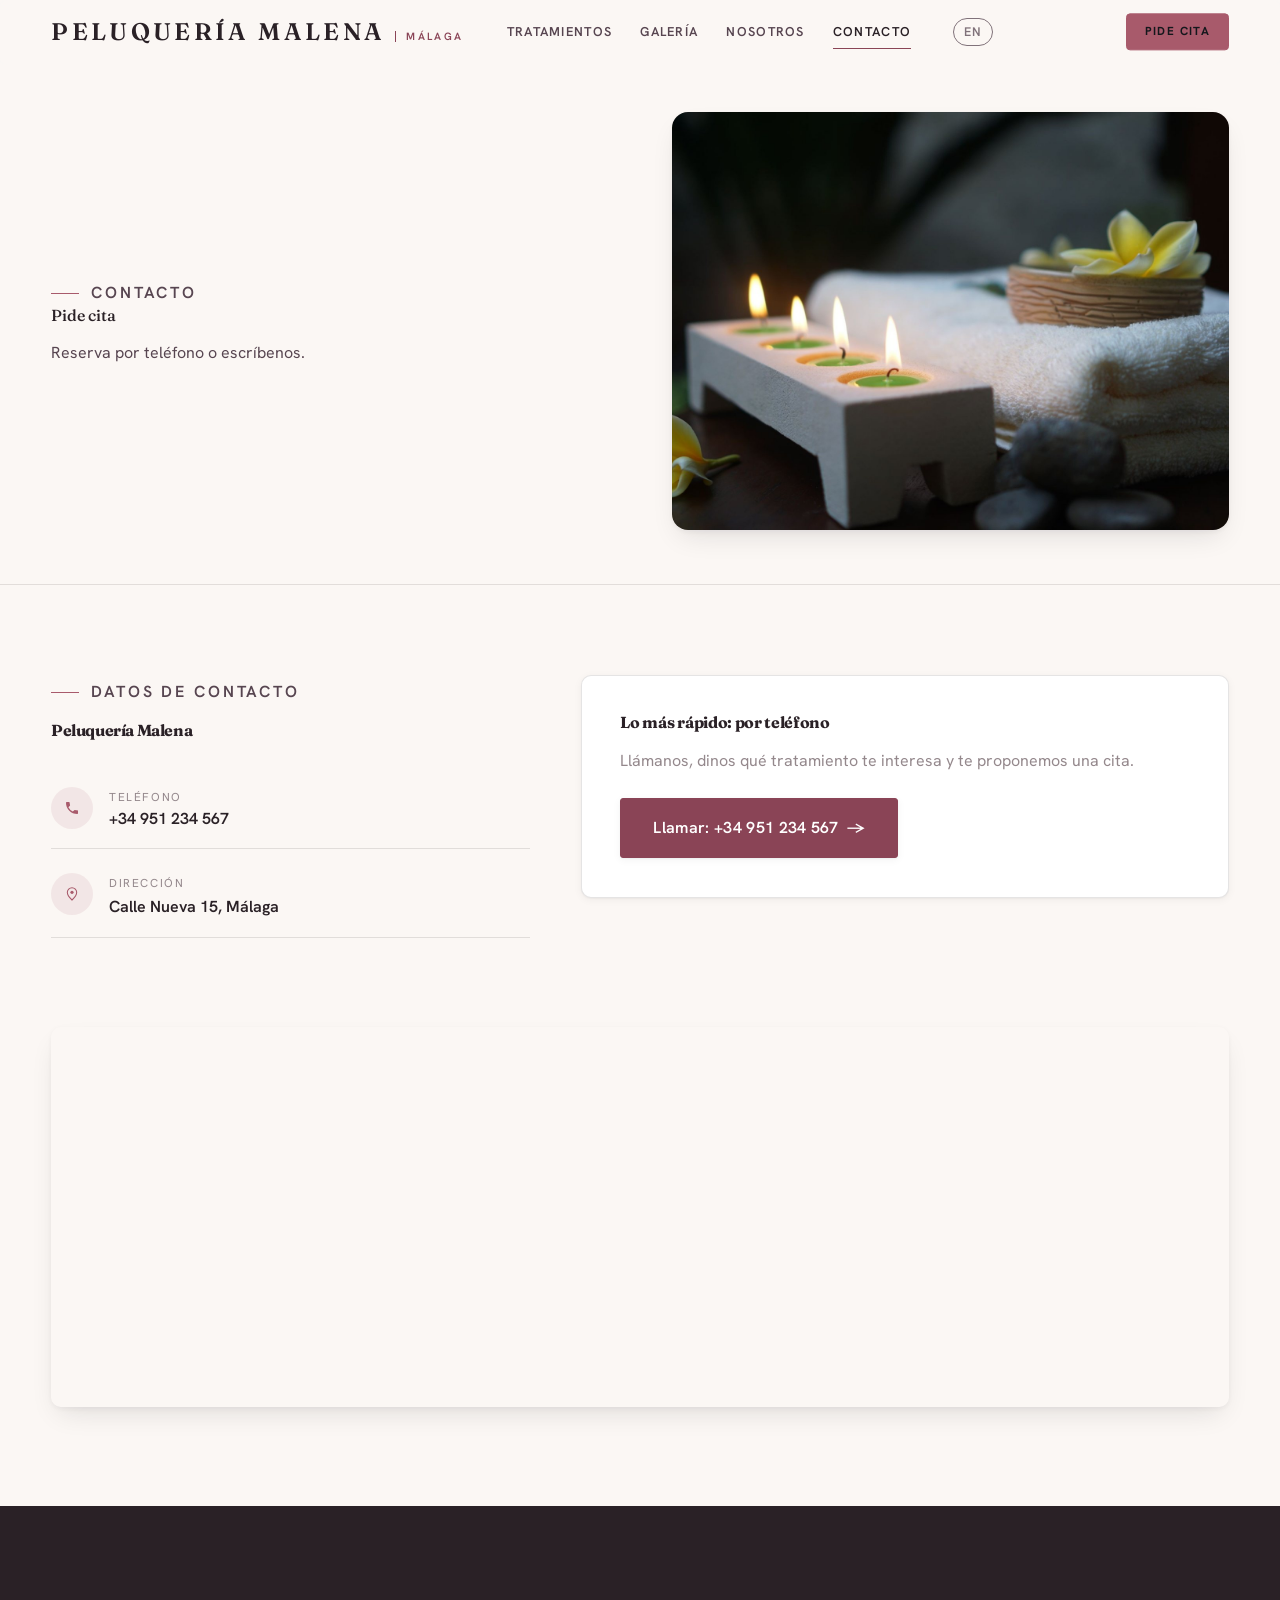
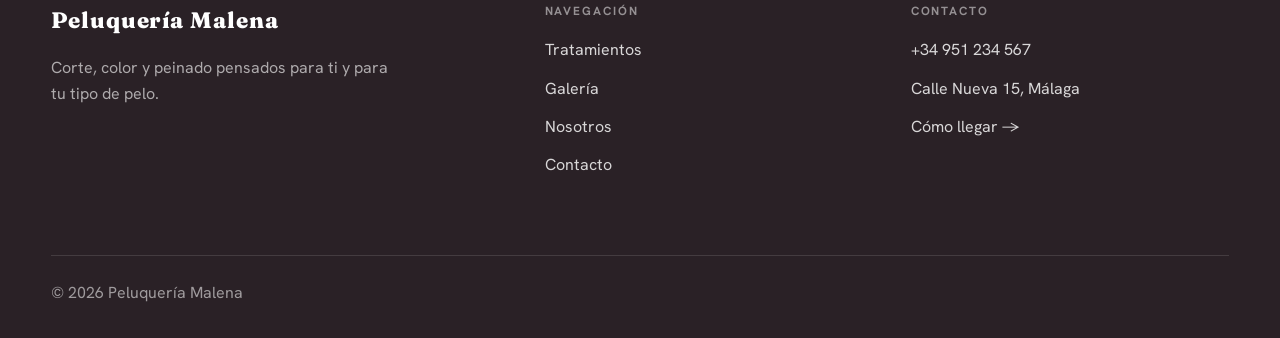
<file: contacto.html>
<!DOCTYPE html>
<html lang="es">
<head>
<meta charset="UTF-8">
<meta name="viewport" content="width=device-width, initial-scale=1.0">
<title>Contacto - Peluquería Malena</title>
<meta name="description" content="Contacto Peluquería Malena - Calle Nueva 15, Málaga">
<link rel="preconnect" href="https://fonts.googleapis.com">
<link rel="preconnect" href="https://fonts.gstatic.com" crossorigin>
<link href="https://fonts.googleapis.com/css2?family=Fraunces:wght@500;600;700&family=Hanken+Grotesk:wght@400;500;600&display=swap" rel="stylesheet">
<link rel="stylesheet" href="assets/styles.css">
</head>
<body>

<header class="nav">
  <div class="wrap nav-inner">
    <a class="brand" href="index.html"><span class="name">Peluquería Malena</span><span class="sub">Málaga</span></a>
    <nav class="nav-links">
      <a href="servicios.html">Tratamientos</a>
      <a href="trabajos.html">Galería</a>
      <a href="nosotros.html">Nosotros</a>
      <a href="contacto.html" class="active">Contacto</a>
      <a href="contacto.html" class="btn btn-accent">Pide cita</a>
    <a class="lang-switch" href="en/contact.html" aria-label="Language" style="margin-left:14px;font-size:.78em;letter-spacing:.08em;opacity:.75;text-decoration:none;border:1px solid currentColor;border-radius:99px;padding:3px 10px;white-space:nowrap">EN</a></nav>
    <button class="nav-toggle" aria-label="Carta"><span></span><span></span><span></span></button>
  </div>
</header>

<section class="pagehead pagehead-soft">
  <div class="wrap">
    <figure class="ph-fig reveal"><img src="img/about.jpg" alt="Peluquería Malena - Pide cita" loading="lazy"></figure>
    <div class="ph-copy reveal">
      <span class="eyebrow">Contacto</span>
      <h1>Pide cita</h1>
      <p>Reserva por teléfono o escríbenos.</p>
    </div>
  </div>
</section>
<section>
  <div class="wrap contact-grid">
    <div class="reveal">
      <span class="eyebrow">Datos de contacto</span>
      <h2 style="margin:var(--space-4) 0 var(--space-6)">Peluquería Malena</h2>
      <div class="info-list">
        <div class="info-row"><div class="ic"><svg class="ico-tel" width="16" height="16" viewBox="0 0 24 24" fill="none" aria-hidden="true"><path d="M6.6 10.8a15.5 15.5 0 0 0 6.6 6.6l2.2-2.2a1 1 0 0 1 1-.24 11.4 11.4 0 0 0 3.6.58 1 1 0 0 1 1 1V20a1 1 0 0 1-1 1A17 17 0 0 1 3 4a1 1 0 0 1 1-1h3.5a1 1 0 0 1 1 1c0 1.25.2 2.46.58 3.6a1 1 0 0 1-.25 1l-2.23 2.2Z" fill="currentColor"/></svg></div><div><div class="lbl">Teléfono</div><a class="val" href="tel:+34951234567">+34 951 234 567</a></div></div>
        <div class="info-row"><div class="ic"><svg class="ico-pin" width="16" height="16" viewBox="0 0 24 24" fill="none" aria-hidden="true"><path d="M12 21s7-6.1 7-11.5A7 7 0 0 0 5 9.5C5 14.9 12 21 12 21Z" stroke="currentColor" stroke-width="1.6" fill="none"/><circle cx="12" cy="9.5" r="2.4" fill="currentColor"/></svg></div><div><div class="lbl">Dirección</div><div class="val">Calle Nueva 15, Málaga</div></div></div>
      </div>
    </div>
    <div class="reveal">
      <div class="form">
        <h3 style="margin-bottom:var(--space-4)">Lo más rápido: por teléfono</h3>
        <p class="muted" style="margin-bottom:var(--space-5)">Llámanos, dinos qué tratamiento te interesa y te proponemos una cita.</p>
        <a href="tel:+34951234567" class="btn btn-accent" style="justify-content:center">Llamar: +34 951 234 567 <span class="arr">→</span></a>
      </div>
    </div>
  </div>
</section>
<section style="padding-top:0">
  <div class="wrap reveal">
    <iframe class="map" title="Peluquería Malena - Málaga" src="https://maps.google.com/maps?q=Peluquer%C3%ADa%20Malena%20M%C3%A1laga&z=15&output=embed" loading="lazy" referrerpolicy="no-referrer-when-downgrade"></iframe>
  </div>
</section>

<footer>
  <div class="wrap">
    <div class="foot-grid">
      <div class="foot-brand">
        <div class="name">Peluquería Malena</div>
        <p>Corte, color y peinado pensados para ti y para tu tipo de pelo.</p>
      </div>
      <div class="foot-col">
        <h4>Navegación</h4>
        <a href="servicios.html">Tratamientos</a>
        <a href="trabajos.html">Galería</a>
        <a href="nosotros.html">Nosotros</a>
        <a href="contacto.html">Contacto</a>
      </div>
      <div class="foot-col">
        <h4>Contacto</h4>
        <a href="tel:+34951234567">+34 951 234 567</a>
        <p>Calle Nueva 15, Málaga</p>
        <a href="https://maps.google.com/?q=@36.72,-4.42" target="_blank" rel="noopener">Cómo llegar →</a>
      </div>
    </div>
    <div class="foot-bot">
      <span>© 2026 Peluquería Malena</span>
    </div>
  </div>
</footer>
<div class="sticky-reserve"><a class="sr-book" href="contacto.html">Pide cita</a><a class="sr-call" href="tel:+34951234567" aria-label="Llamar"><svg class="ico-tel" width="16" height="16" viewBox="0 0 24 24" fill="none" aria-hidden="true"><path d="M6.6 10.8a15.5 15.5 0 0 0 6.6 6.6l2.2-2.2a1 1 0 0 1 1-.24 11.4 11.4 0 0 0 3.6.58 1 1 0 0 1 1 1V20a1 1 0 0 1-1 1A17 17 0 0 1 3 4a1 1 0 0 1 1-1h3.5a1 1 0 0 1 1 1c0 1.25.2 2.46.58 3.6a1 1 0 0 1-.25 1l-2.23 2.2Z" fill="currentColor"/></svg></a></div>

<script src="assets/main.js"></script>
</body>
</html>
</file>
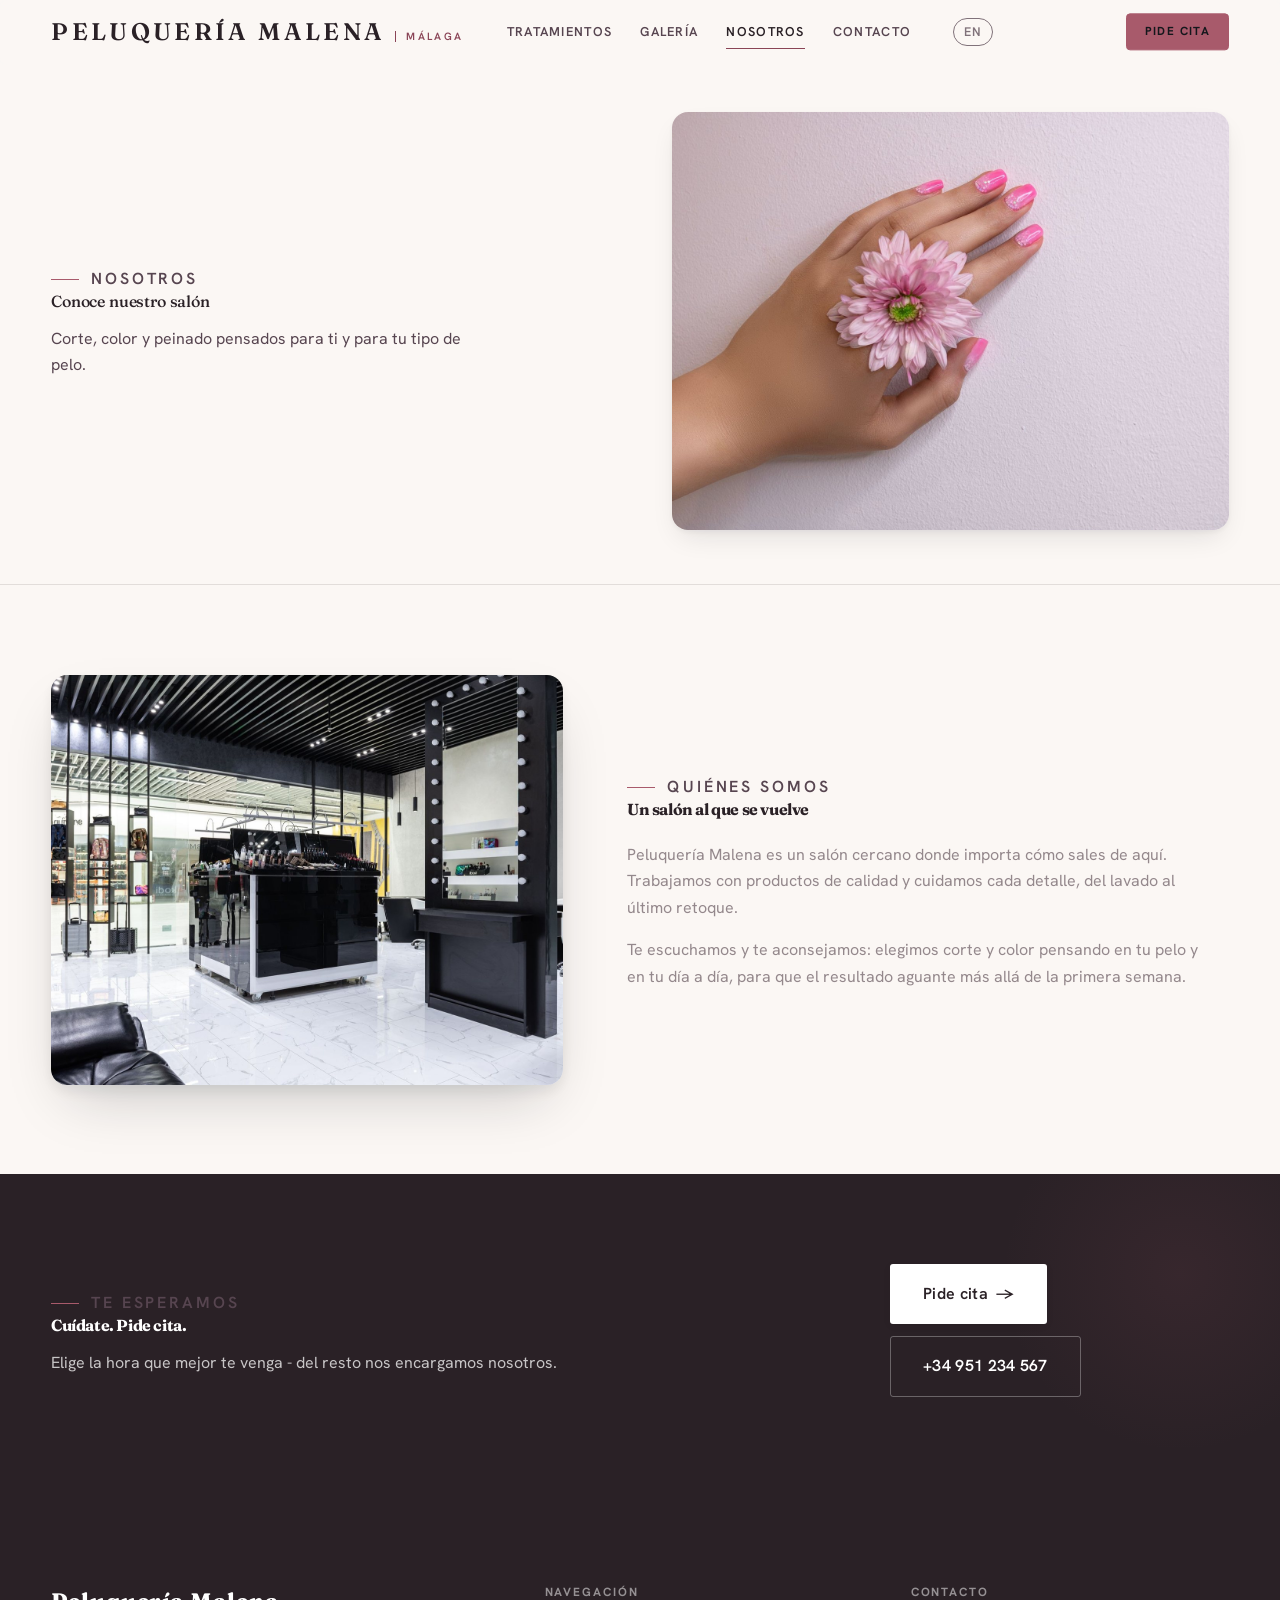
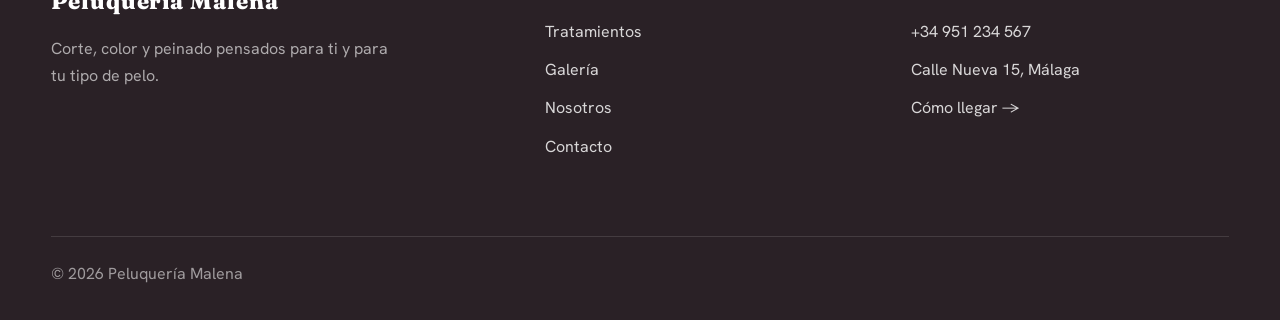
<file: nosotros.html>
<!DOCTYPE html>
<html lang="es">
<head>
<meta charset="UTF-8">
<meta name="viewport" content="width=device-width, initial-scale=1.0">
<title>Nosotros - Peluquería Malena</title>
<meta name="description" content="Peluquería Malena - corte, color, peinados y tratamientos capilares. Escuchamos lo que quieres antes de empezar, trabajamos con buenos productos y te damos cita a la hora que te venga bien. Te esperamos.">
<link rel="preconnect" href="https://fonts.googleapis.com">
<link rel="preconnect" href="https://fonts.gstatic.com" crossorigin>
<link href="https://fonts.googleapis.com/css2?family=Fraunces:wght@500;600;700&family=Hanken+Grotesk:wght@400;500;600&display=swap" rel="stylesheet">
<link rel="stylesheet" href="assets/styles.css">
</head>
<body>

<header class="nav">
  <div class="wrap nav-inner">
    <a class="brand" href="index.html"><span class="name">Peluquería Malena</span><span class="sub">Málaga</span></a>
    <nav class="nav-links">
      <a href="servicios.html">Tratamientos</a>
      <a href="trabajos.html">Galería</a>
      <a href="nosotros.html" class="active">Nosotros</a>
      <a href="contacto.html">Contacto</a>
      <a href="contacto.html" class="btn btn-accent">Pide cita</a>
    <a class="lang-switch" href="en/about.html" aria-label="Language" style="margin-left:14px;font-size:.78em;letter-spacing:.08em;opacity:.75;text-decoration:none;border:1px solid currentColor;border-radius:99px;padding:3px 10px;white-space:nowrap">EN</a></nav>
    <button class="nav-toggle" aria-label="Carta"><span></span><span></span><span></span></button>
  </div>
</header>

<section class="pagehead pagehead-soft">
  <div class="wrap">
    <figure class="ph-fig reveal"><img src="img/g13.jpg" alt="Peluquería Malena - Conoce nuestro salón" loading="lazy"></figure>
    <div class="ph-copy reveal">
      <span class="eyebrow">Nosotros</span>
      <h1>Conoce nuestro salón</h1>
      <p>Corte, color y peinado pensados para ti y para tu tipo de pelo.</p>
    </div>
  </div>
</section>
<section>
  <div class="wrap split">
    <div class="split-art reveal"><img src="img/g14.jpg" alt="Peluquería Malena" loading="lazy"></div>
    <div class="split-copy reveal">
      <span class="eyebrow">Quiénes somos</span>
      <h2>Un salón al que se vuelve</h2>
      <p class="muted">Peluquería Malena es un salón cercano donde importa cómo sales de aquí. Trabajamos con productos de calidad y cuidamos cada detalle, del lavado al último retoque.</p>
      <p class="muted">Te escuchamos y te aconsejamos: elegimos corte y color pensando en tu pelo y en tu día a día, para que el resultado aguante más allá de la primera semana.</p>
    </div>
  </div>
</section>


<section class="cta">
  <div class="wrap">
    <div class="reveal">
      <span class="eyebrow">Te esperamos</span>
      <h2>Cuídate. Pide cita.</h2>
      <p>Elige la hora que mejor te venga - del resto nos encargamos nosotros.</p>
    </div>
    <div class="cta-actions reveal">
      <a href="contacto.html" class="btn btn-light">Pide cita <span class="arr">→</span></a>
      <a href="tel:+34951234567" class="btn btn-ghost" style="color:#fff;border-color:rgba(255,255,255,.3)">+34 951 234 567</a>
    </div>
  </div>
</section>

<footer>
  <div class="wrap">
    <div class="foot-grid">
      <div class="foot-brand">
        <div class="name">Peluquería Malena</div>
        <p>Corte, color y peinado pensados para ti y para tu tipo de pelo.</p>
      </div>
      <div class="foot-col">
        <h4>Navegación</h4>
        <a href="servicios.html">Tratamientos</a>
        <a href="trabajos.html">Galería</a>
        <a href="nosotros.html">Nosotros</a>
        <a href="contacto.html">Contacto</a>
      </div>
      <div class="foot-col">
        <h4>Contacto</h4>
        <a href="tel:+34951234567">+34 951 234 567</a>
        <p>Calle Nueva 15, Málaga</p>
        <a href="https://maps.google.com/?q=@36.72,-4.42" target="_blank" rel="noopener">Cómo llegar →</a>
      </div>
    </div>
    <div class="foot-bot">
      <span>© 2026 Peluquería Malena</span>
    </div>
  </div>
</footer>
<div class="sticky-reserve"><a class="sr-book" href="contacto.html">Pide cita</a><a class="sr-call" href="tel:+34951234567" aria-label="Llamar"><svg class="ico-tel" width="16" height="16" viewBox="0 0 24 24" fill="none" aria-hidden="true"><path d="M6.6 10.8a15.5 15.5 0 0 0 6.6 6.6l2.2-2.2a1 1 0 0 1 1-.24 11.4 11.4 0 0 0 3.6.58 1 1 0 0 1 1 1V20a1 1 0 0 1-1 1A17 17 0 0 1 3 4a1 1 0 0 1 1-1h3.5a1 1 0 0 1 1 1c0 1.25.2 2.46.58 3.6a1 1 0 0 1-.25 1l-2.23 2.2Z" fill="currentColor"/></svg></a></div>

<script src="assets/main.js"></script>
</body>
</html>
</file>
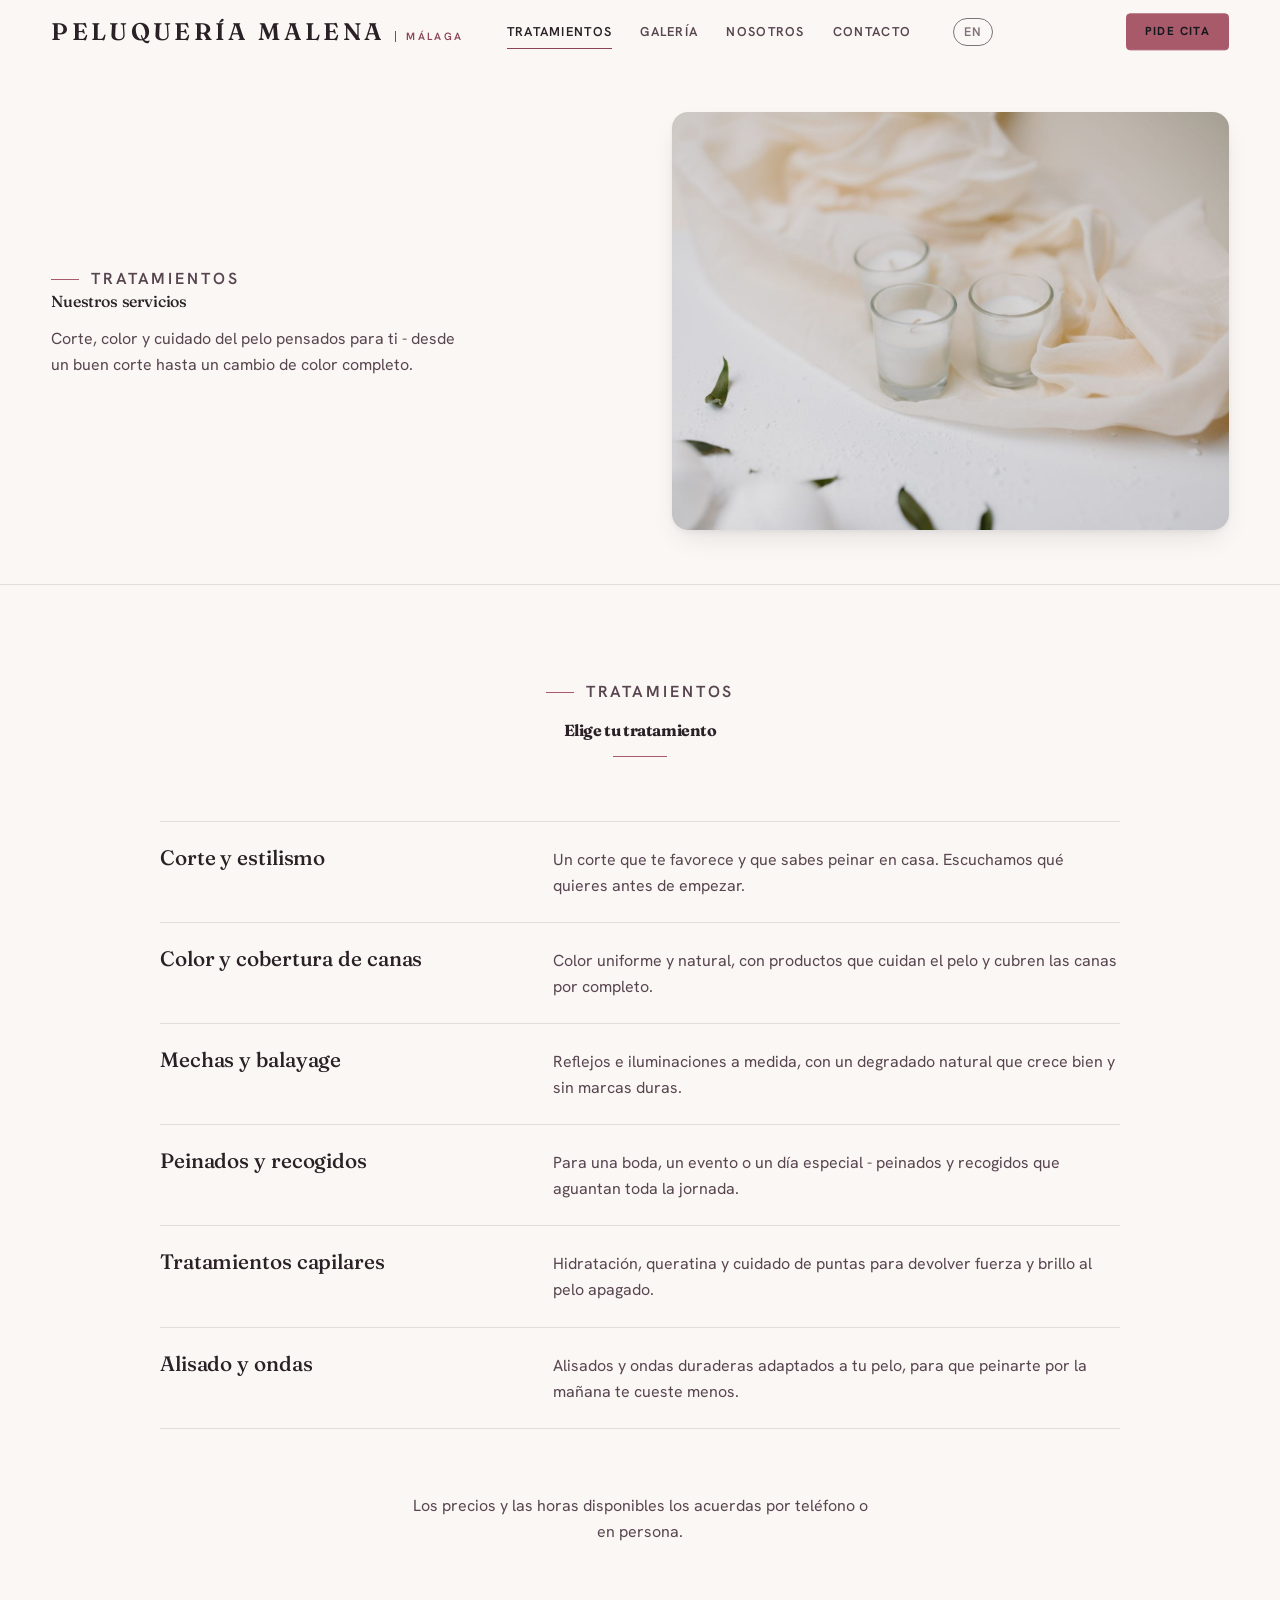
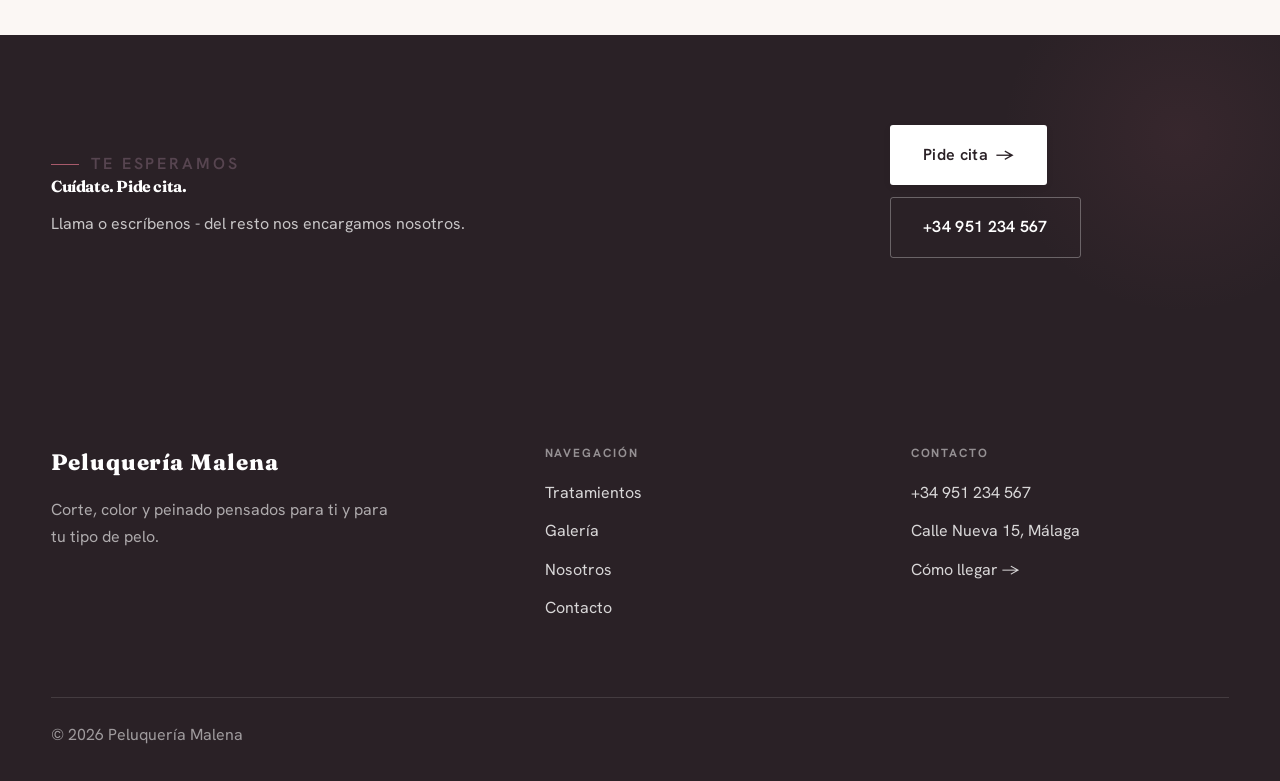
<file: servicios.html>
<!DOCTYPE html>
<html lang="es">
<head>
<meta charset="UTF-8">
<meta name="viewport" content="width=device-width, initial-scale=1.0">
<title>Tratamientos - Peluquería Malena</title>
<meta name="description" content="Peluquería Malena - corte, color, peinados y tratamientos capilares. Escuchamos lo que quieres antes de empezar, trabajamos con buenos productos y te damos cita a la hora que te venga bien. Te esperamos.">
<link rel="preconnect" href="https://fonts.googleapis.com">
<link rel="preconnect" href="https://fonts.gstatic.com" crossorigin>
<link href="https://fonts.googleapis.com/css2?family=Fraunces:wght@500;600;700&family=Hanken+Grotesk:wght@400;500;600&display=swap" rel="stylesheet">
<link rel="stylesheet" href="assets/styles.css">
</head>
<body>

<header class="nav">
  <div class="wrap nav-inner">
    <a class="brand" href="index.html"><span class="name">Peluquería Malena</span><span class="sub">Málaga</span></a>
    <nav class="nav-links">
      <a href="servicios.html" class="active">Tratamientos</a>
      <a href="trabajos.html">Galería</a>
      <a href="nosotros.html">Nosotros</a>
      <a href="contacto.html">Contacto</a>
      <a href="contacto.html" class="btn btn-accent">Pide cita</a>
    <a class="lang-switch" href="en/services.html" aria-label="Language" style="margin-left:14px;font-size:.78em;letter-spacing:.08em;opacity:.75;text-decoration:none;border:1px solid currentColor;border-radius:99px;padding:3px 10px;white-space:nowrap">EN</a></nav>
    <button class="nav-toggle" aria-label="Carta"><span></span><span></span><span></span></button>
  </div>
</header>

<section class="pagehead pagehead-soft">
  <div class="wrap">
    <figure class="ph-fig reveal"><img src="img/g12.jpg" alt="Peluquería Malena - Nuestros servicios" loading="lazy"></figure>
    <div class="ph-copy reveal">
      <span class="eyebrow">Tratamientos</span>
      <h1>Nuestros servicios</h1>
      <p>Corte, color y cuidado del pelo pensados para ti - desde un buen corte hasta un cambio de color completo.</p>
    </div>
  </div>
</section>
<section class="menu-sec">
  <div class="wrap">
    <div class="head center reveal">
      <span class="eyebrow">Tratamientos</span>
      <h2>Elige tu tratamiento</h2>
    </div>
    <div class="cennik">
      <div class="cennik-row reveal"><div class="cn-name"><h3>Corte y estilismo</h3></div><div class="cn-desc">Un corte que te favorece y que sabes peinar en casa. Escuchamos qué quieres antes de empezar.</div></div>
      <div class="cennik-row reveal"><div class="cn-name"><h3>Color y cobertura de canas</h3></div><div class="cn-desc">Color uniforme y natural, con productos que cuidan el pelo y cubren las canas por completo.</div></div>
      <div class="cennik-row reveal"><div class="cn-name"><h3>Mechas y balayage</h3></div><div class="cn-desc">Reflejos e iluminaciones a medida, con un degradado natural que crece bien y sin marcas duras.</div></div>
      <div class="cennik-row reveal"><div class="cn-name"><h3>Peinados y recogidos</h3></div><div class="cn-desc">Para una boda, un evento o un día especial - peinados y recogidos que aguantan toda la jornada.</div></div>
      <div class="cennik-row reveal"><div class="cn-name"><h3>Tratamientos capilares</h3></div><div class="cn-desc">Hidratación, queratina y cuidado de puntas para devolver fuerza y brillo al pelo apagado.</div></div>
      <div class="cennik-row reveal"><div class="cn-name"><h3>Alisado y ondas</h3></div><div class="cn-desc">Alisados y ondas duraderas adaptados a tu pelo, para que peinarte por la mañana te cueste menos.</div></div>
    </div>
    <p class="menu-note">Los precios y las horas disponibles los acuerdas por teléfono o en persona.</p>
  </div>
</section>
<section class="cta">
  <div class="wrap">
    <div class="reveal">
      <span class="eyebrow">Te esperamos</span>
      <h2>Cuídate. Pide cita.</h2>
      <p>Llama o escríbenos - del resto nos encargamos nosotros.</p>
    </div>
    <div class="cta-actions reveal">
      <a href="contacto.html" class="btn btn-light">Pide cita <span class="arr">→</span></a>
      <a href="tel:+34951234567" class="btn btn-ghost" style="color:#fff;border-color:rgba(255,255,255,.3)">+34 951 234 567</a>
    </div>
  </div>
</section>

<footer>
  <div class="wrap">
    <div class="foot-grid">
      <div class="foot-brand">
        <div class="name">Peluquería Malena</div>
        <p>Corte, color y peinado pensados para ti y para tu tipo de pelo.</p>
      </div>
      <div class="foot-col">
        <h4>Navegación</h4>
        <a href="servicios.html">Tratamientos</a>
        <a href="trabajos.html">Galería</a>
        <a href="nosotros.html">Nosotros</a>
        <a href="contacto.html">Contacto</a>
      </div>
      <div class="foot-col">
        <h4>Contacto</h4>
        <a href="tel:+34951234567">+34 951 234 567</a>
        <p>Calle Nueva 15, Málaga</p>
        <a href="https://maps.google.com/?q=@36.72,-4.42" target="_blank" rel="noopener">Cómo llegar →</a>
      </div>
    </div>
    <div class="foot-bot">
      <span>© 2026 Peluquería Malena</span>
    </div>
  </div>
</footer>
<div class="sticky-reserve"><a class="sr-book" href="contacto.html">Pide cita</a><a class="sr-call" href="tel:+34951234567" aria-label="Llamar"><svg class="ico-tel" width="16" height="16" viewBox="0 0 24 24" fill="none" aria-hidden="true"><path d="M6.6 10.8a15.5 15.5 0 0 0 6.6 6.6l2.2-2.2a1 1 0 0 1 1-.24 11.4 11.4 0 0 0 3.6.58 1 1 0 0 1 1 1V20a1 1 0 0 1-1 1A17 17 0 0 1 3 4a1 1 0 0 1 1-1h3.5a1 1 0 0 1 1 1c0 1.25.2 2.46.58 3.6a1 1 0 0 1-.25 1l-2.23 2.2Z" fill="currentColor"/></svg></a></div>

<script src="assets/main.js"></script>
</body>
</html>
</file>
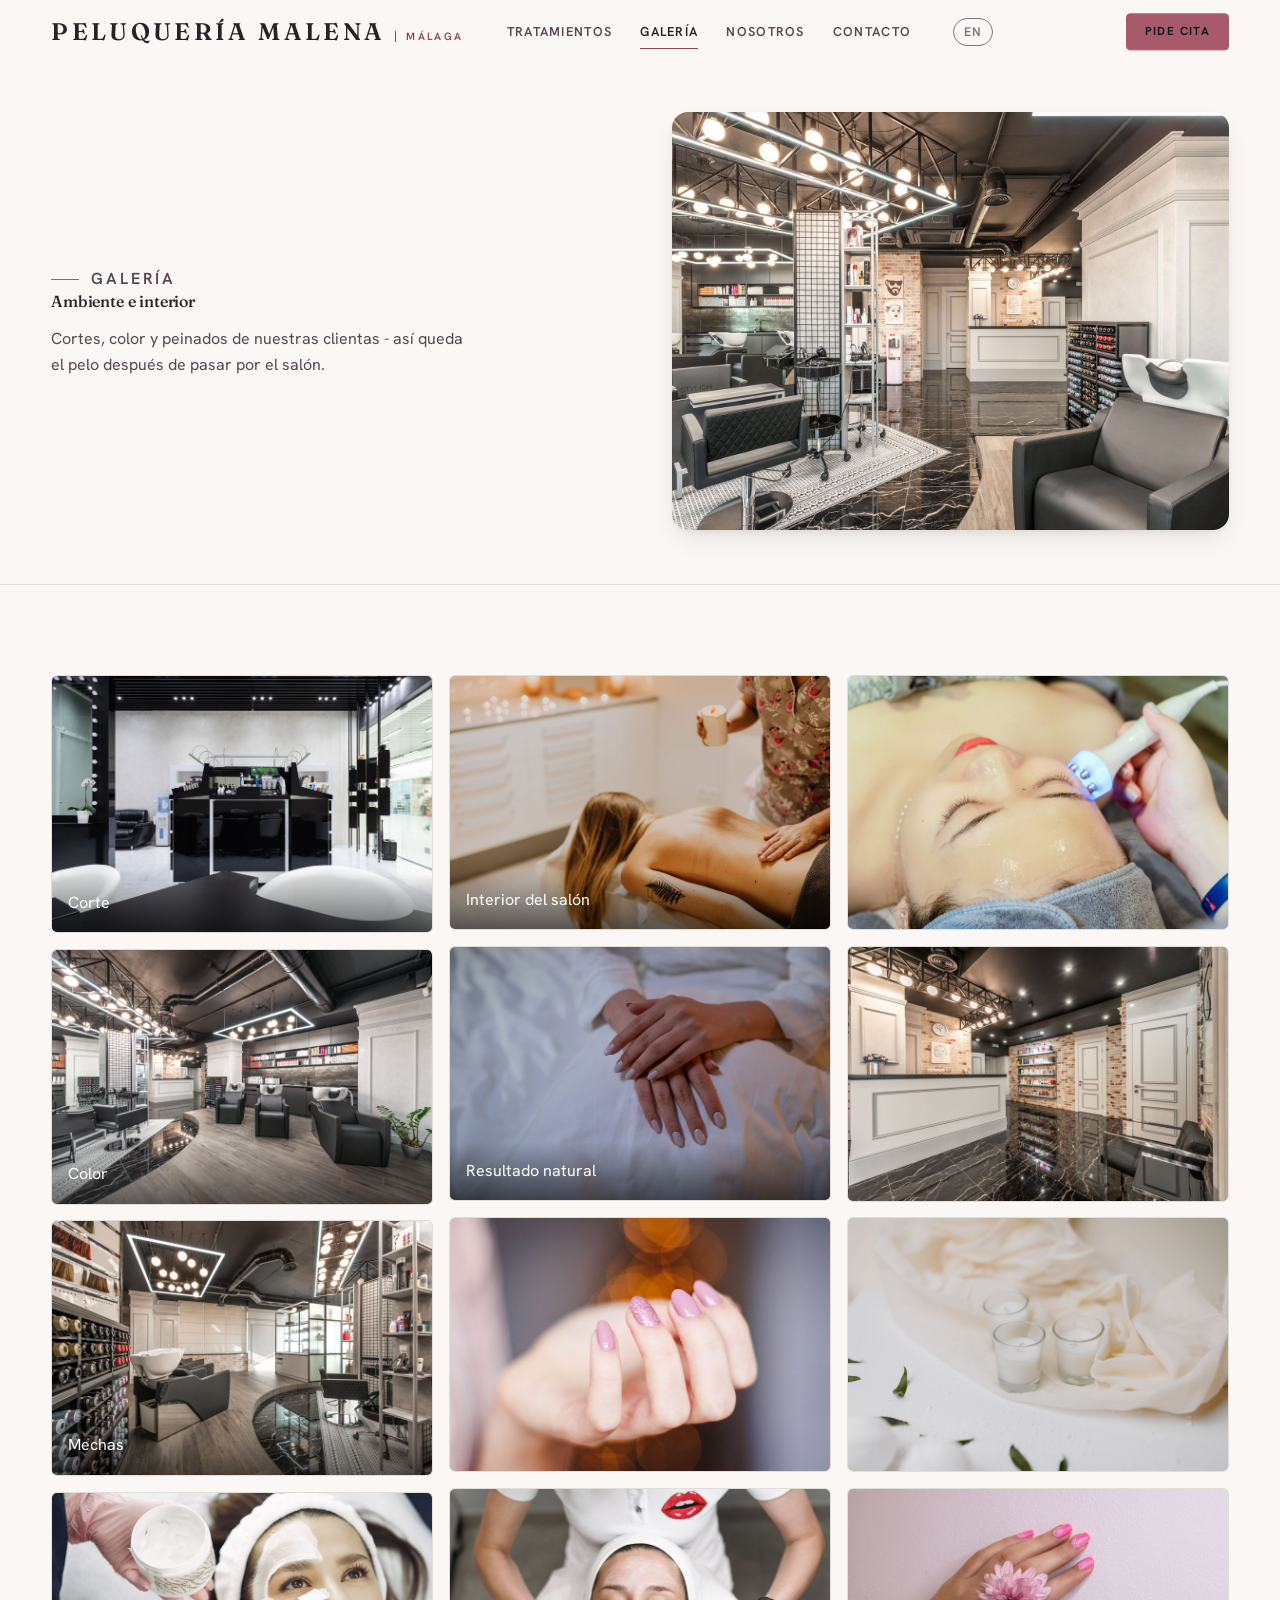
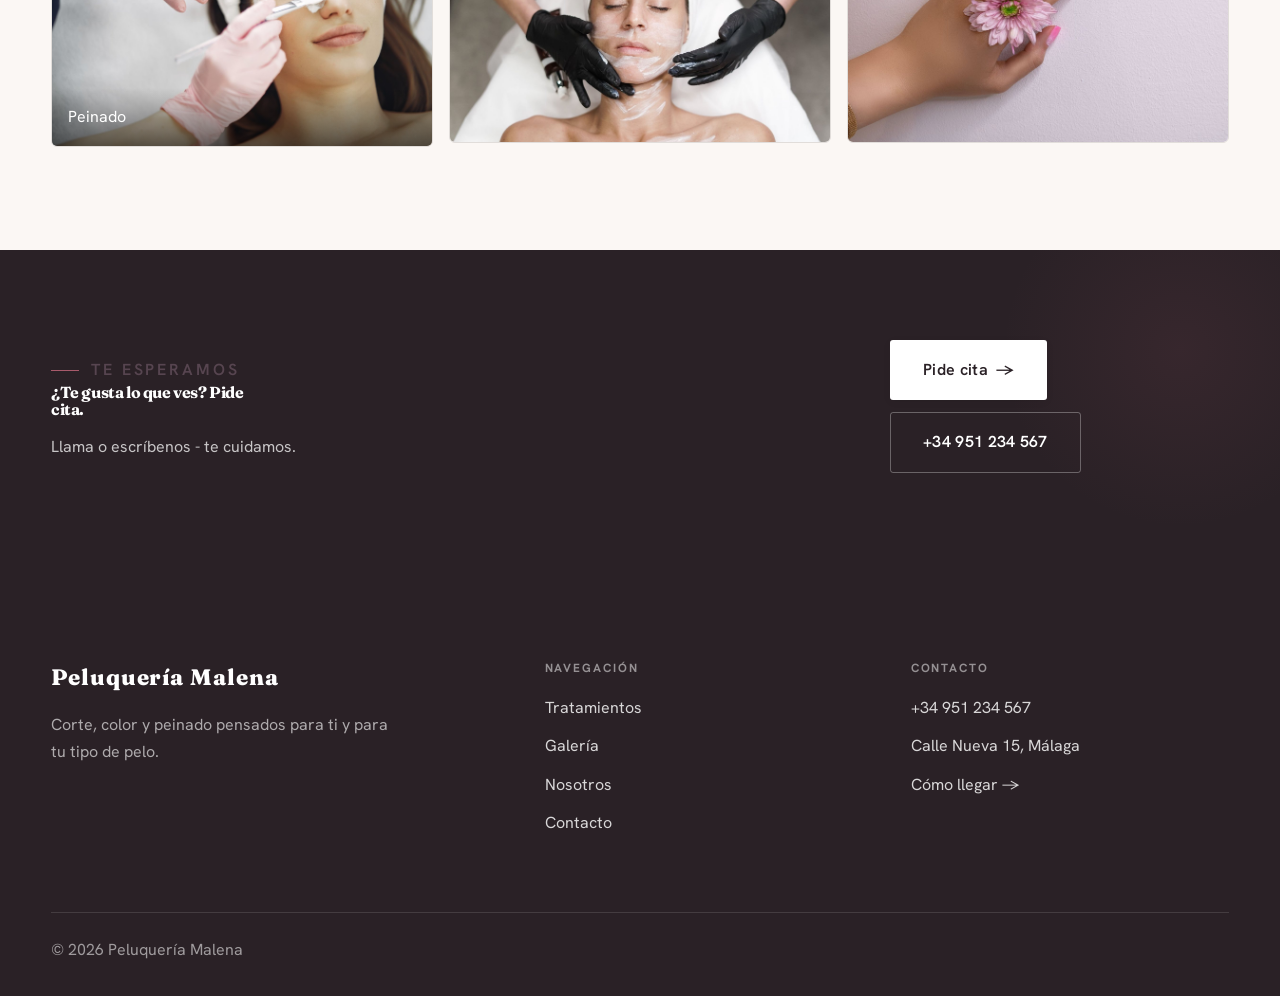
<file: trabajos.html>
<!DOCTYPE html>
<html lang="es">
<head>
<meta charset="UTF-8">
<meta name="viewport" content="width=device-width, initial-scale=1.0">
<title>Galería - Peluquería Malena</title>
<meta name="description" content="Galería Peluquería Malena: Corte, Color, Mechas, Peinado, Interior del salón">
<link rel="preconnect" href="https://fonts.googleapis.com">
<link rel="preconnect" href="https://fonts.gstatic.com" crossorigin>
<link href="https://fonts.googleapis.com/css2?family=Fraunces:wght@500;600;700&family=Hanken+Grotesk:wght@400;500;600&display=swap" rel="stylesheet">
<link rel="stylesheet" href="assets/styles.css">
</head>
<body>

<header class="nav">
  <div class="wrap nav-inner">
    <a class="brand" href="index.html"><span class="name">Peluquería Malena</span><span class="sub">Málaga</span></a>
    <nav class="nav-links">
      <a href="servicios.html">Tratamientos</a>
      <a href="trabajos.html" class="active">Galería</a>
      <a href="nosotros.html">Nosotros</a>
      <a href="contacto.html">Contacto</a>
      <a href="contacto.html" class="btn btn-accent">Pide cita</a>
    <a class="lang-switch" href="en/projects.html" aria-label="Language" style="margin-left:14px;font-size:.78em;letter-spacing:.08em;opacity:.75;text-decoration:none;border:1px solid currentColor;border-radius:99px;padding:3px 10px;white-space:nowrap">EN</a></nav>
    <button class="nav-toggle" aria-label="Carta"><span></span><span></span><span></span></button>
  </div>
</header>

<section class="pagehead pagehead-soft">
  <div class="wrap">
    <figure class="ph-fig reveal"><img src="img/g11.jpg" alt="Peluquería Malena - Ambiente e interior" loading="lazy"></figure>
    <div class="ph-copy reveal">
      <span class="eyebrow">Galería</span>
      <h1>Ambiente e interior</h1>
      <p>Cortes, color y peinados de nuestras clientas - así queda el pelo después de pasar por el salón.</p>
    </div>
  </div>
</section>
<section>
  <div class="wrap">
    <div class="gallery-masonry">
      <figure class="m-tile reveal"><img src="img/g1.jpg" alt="Corte" loading="lazy"><div class="cap">Corte</div></figure>
      <figure class="m-tile reveal"><img src="img/g2.jpg" alt="Color" loading="lazy"><div class="cap">Color</div></figure>
      <figure class="m-tile reveal"><img src="img/g3.jpg" alt="Mechas" loading="lazy"><div class="cap">Mechas</div></figure>
      <figure class="m-tile reveal"><img src="img/g4.jpg" alt="Peinado" loading="lazy"><div class="cap">Peinado</div></figure>
      <figure class="m-tile reveal"><img src="img/g5.jpg" alt="Interior del salón" loading="lazy"><div class="cap">Interior del salón</div></figure>
      <figure class="m-tile reveal"><img src="img/g6.jpg" alt="Resultado natural" loading="lazy"><div class="cap">Resultado natural</div></figure>
      <figure class="m-tile reveal"><img src="img/g7.jpg" alt="Peluquería Malena" loading="lazy"></figure>
      <figure class="m-tile reveal"><img src="img/g8.jpg" alt="Peluquería Malena" loading="lazy"></figure>
      <figure class="m-tile reveal"><img src="img/g9.jpg" alt="Peluquería Malena" loading="lazy"></figure>
      <figure class="m-tile reveal"><img src="img/g10.jpg" alt="Peluquería Malena" loading="lazy"></figure>
      <figure class="m-tile reveal"><img src="img/g12.jpg" alt="Peluquería Malena" loading="lazy"></figure>
      <figure class="m-tile reveal"><img src="img/g13.jpg" alt="Peluquería Malena" loading="lazy"></figure>
    </div>
  </div>
</section>
<section class="cta">
  <div class="wrap">
    <div class="reveal">
      <span class="eyebrow">Te esperamos</span>
      <h2>¿Te gusta lo que ves? Pide cita.</h2>
      <p>Llama o escríbenos - te cuidamos.</p>
    </div>
    <div class="cta-actions reveal">
      <a href="contacto.html" class="btn btn-light">Pide cita <span class="arr">→</span></a>
      <a href="tel:+34951234567" class="btn btn-ghost" style="color:#fff;border-color:rgba(255,255,255,.3)">+34 951 234 567</a>
    </div>
  </div>
</section>

<footer>
  <div class="wrap">
    <div class="foot-grid">
      <div class="foot-brand">
        <div class="name">Peluquería Malena</div>
        <p>Corte, color y peinado pensados para ti y para tu tipo de pelo.</p>
      </div>
      <div class="foot-col">
        <h4>Navegación</h4>
        <a href="servicios.html">Tratamientos</a>
        <a href="trabajos.html">Galería</a>
        <a href="nosotros.html">Nosotros</a>
        <a href="contacto.html">Contacto</a>
      </div>
      <div class="foot-col">
        <h4>Contacto</h4>
        <a href="tel:+34951234567">+34 951 234 567</a>
        <p>Calle Nueva 15, Málaga</p>
        <a href="https://maps.google.com/?q=@36.72,-4.42" target="_blank" rel="noopener">Cómo llegar →</a>
      </div>
    </div>
    <div class="foot-bot">
      <span>© 2026 Peluquería Malena</span>
    </div>
  </div>
</footer>
<div class="sticky-reserve"><a class="sr-book" href="contacto.html">Pide cita</a><a class="sr-call" href="tel:+34951234567" aria-label="Llamar"><svg class="ico-tel" width="16" height="16" viewBox="0 0 24 24" fill="none" aria-hidden="true"><path d="M6.6 10.8a15.5 15.5 0 0 0 6.6 6.6l2.2-2.2a1 1 0 0 1 1-.24 11.4 11.4 0 0 0 3.6.58 1 1 0 0 1 1 1V20a1 1 0 0 1-1 1A17 17 0 0 1 3 4a1 1 0 0 1 1-1h3.5a1 1 0 0 1 1 1c0 1.25.2 2.46.58 3.6a1 1 0 0 1-.25 1l-2.23 2.2Z" fill="currentColor"/></svg></a></div>

<script src="assets/main.js"></script>
</body>
</html>
</file>
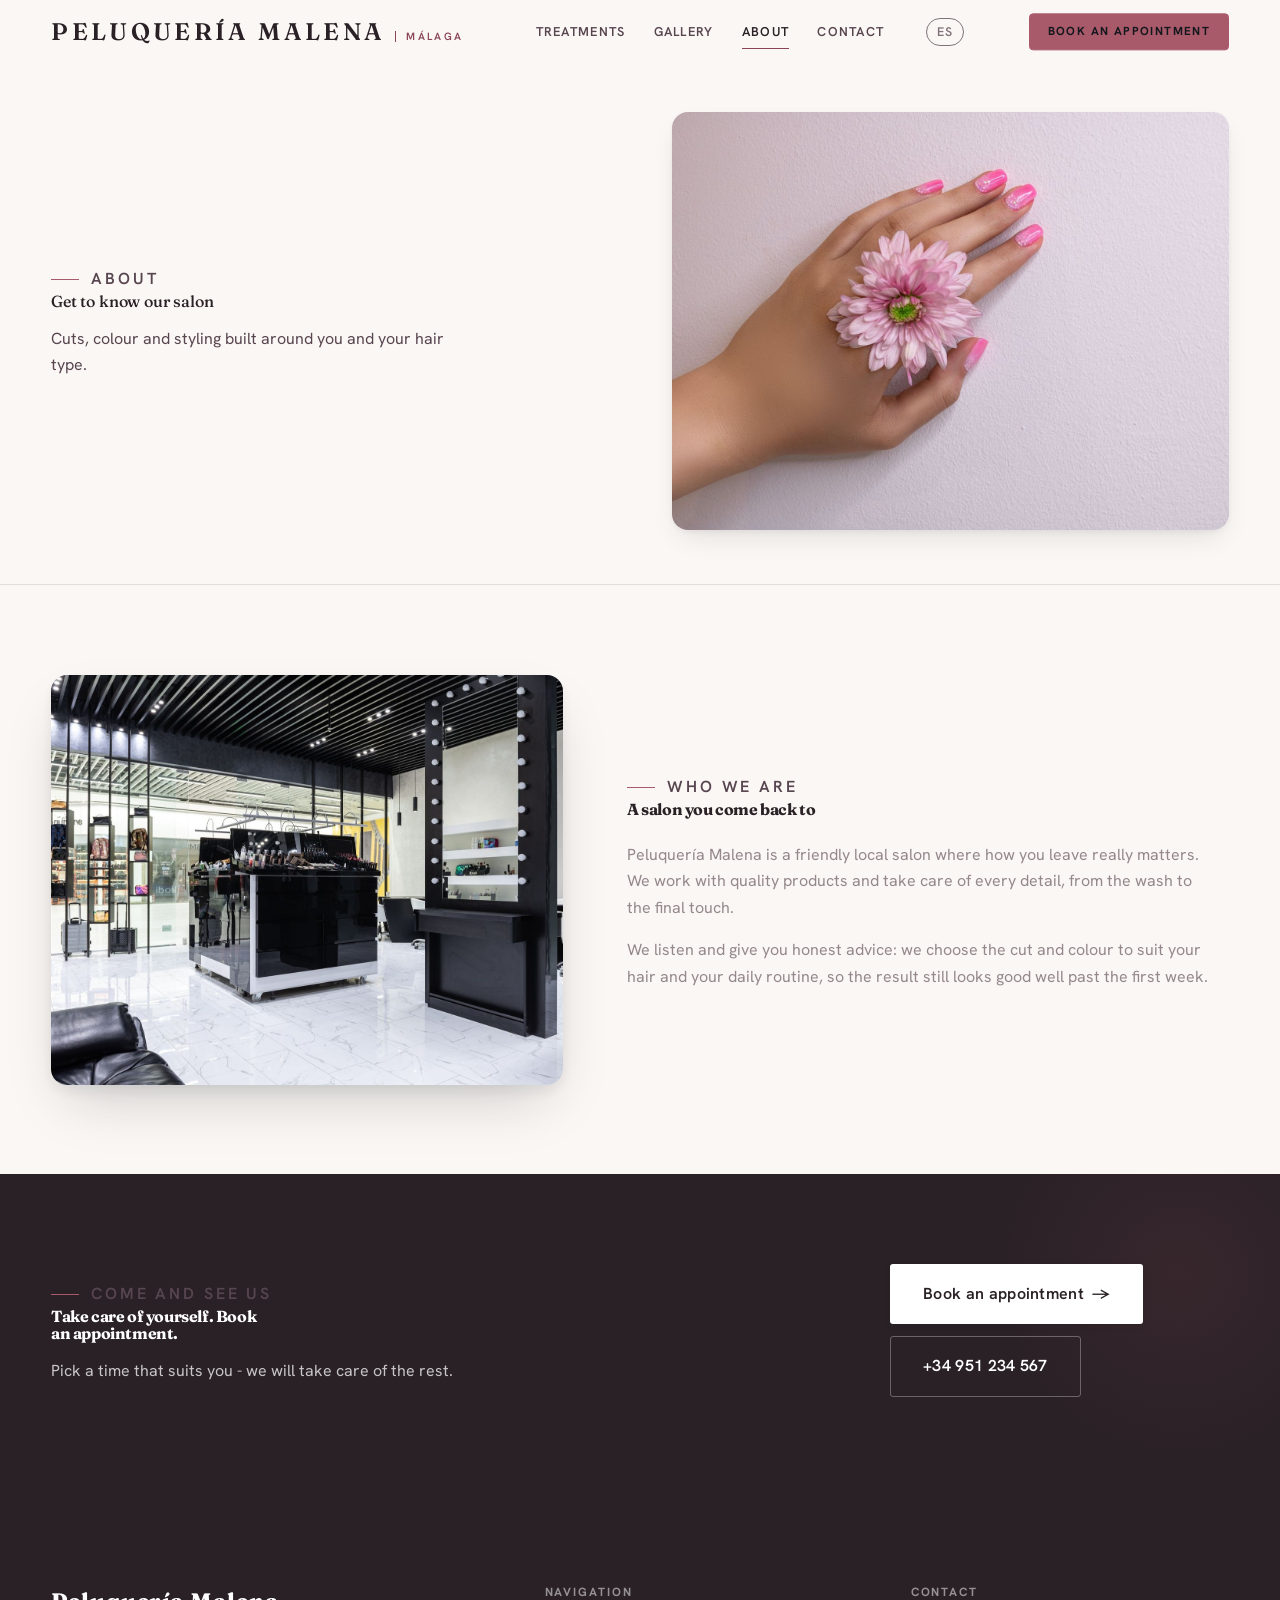
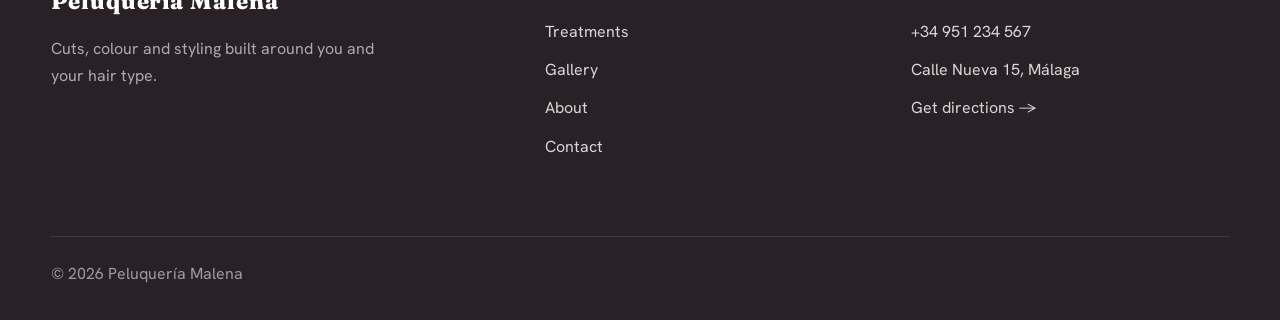
<file: en/about.html>
<!DOCTYPE html>
<html lang="en">
<head>
<meta charset="UTF-8">
<meta name="viewport" content="width=device-width, initial-scale=1.0">
<title>About - Peluquería Malena</title>
<meta name="description" content="Peluquería Malena - cuts, colour, styling and hair treatments. We listen to what you want before we start, work with good products and book you in at a time that suits you. See you soon.">
<link rel="preconnect" href="https://fonts.googleapis.com">
<link rel="preconnect" href="https://fonts.gstatic.com" crossorigin>
<link href="https://fonts.googleapis.com/css2?family=Fraunces:wght@500;600;700&family=Hanken+Grotesk:wght@400;500;600&display=swap" rel="stylesheet">
<link rel="stylesheet" href="../assets/styles.css">
</head>
<body>

<header class="nav">
  <div class="wrap nav-inner">
    <a class="brand" href="index.html"><span class="name">Peluquería Malena</span><span class="sub">Málaga</span></a>
    <nav class="nav-links">
      <a href="services.html">Treatments</a>
      <a href="projects.html">Gallery</a>
      <a href="about.html" class="active">About</a>
      <a href="contact.html">Contact</a>
      <a href="contact.html" class="btn btn-accent">Book an appointment</a>
    <a class="lang-switch" href="../nosotros.html" aria-label="Language" style="margin-left:14px;font-size:.78em;letter-spacing:.08em;opacity:.75;text-decoration:none;border:1px solid currentColor;border-radius:99px;padding:3px 10px;white-space:nowrap">ES</a></nav>
    <button class="nav-toggle" aria-label="Menu"><span></span><span></span><span></span></button>
  </div>
</header>

<section class="pagehead pagehead-soft">
  <div class="wrap">
    <figure class="ph-fig reveal"><img src="../img/g13.jpg" alt="Peluquería Malena - Get to know our salon" loading="lazy"></figure>
    <div class="ph-copy reveal">
      <span class="eyebrow">About</span>
      <h1>Get to know our salon</h1>
      <p>Cuts, colour and styling built around you and your hair type.</p>
    </div>
  </div>
</section>
<section>
  <div class="wrap split">
    <div class="split-art reveal"><img src="../img/g14.jpg" alt="Peluquería Malena" loading="lazy"></div>
    <div class="split-copy reveal">
      <span class="eyebrow">Who we are</span>
      <h2>A salon you come back to</h2>
      <p class="muted">Peluquería Malena is a friendly local salon where how you leave really matters. We work with quality products and take care of every detail, from the wash to the final touch.</p>
      <p class="muted">We listen and give you honest advice: we choose the cut and colour to suit your hair and your daily routine, so the result still looks good well past the first week.</p>
    </div>
  </div>
</section>


<section class="cta">
  <div class="wrap">
    <div class="reveal">
      <span class="eyebrow">Come and see us</span>
      <h2>Take care of yourself. Book an appointment.</h2>
      <p>Pick a time that suits you - we will take care of the rest.</p>
    </div>
    <div class="cta-actions reveal">
      <a href="contact.html" class="btn btn-light">Book an appointment <span class="arr">→</span></a>
      <a href="tel:+34951234567" class="btn btn-ghost" style="color:#fff;border-color:rgba(255,255,255,.3)">+34 951 234 567</a>
    </div>
  </div>
</section>

<footer>
  <div class="wrap">
    <div class="foot-grid">
      <div class="foot-brand">
        <div class="name">Peluquería Malena</div>
        <p>Cuts, colour and styling built around you and your hair type.</p>
      </div>
      <div class="foot-col">
        <h4>Navigation</h4>
        <a href="services.html">Treatments</a>
        <a href="projects.html">Gallery</a>
        <a href="about.html">About</a>
        <a href="contact.html">Contact</a>
      </div>
      <div class="foot-col">
        <h4>Contact</h4>
        <a href="tel:+34951234567">+34 951 234 567</a>
        <p>Calle Nueva 15, Málaga</p>
        <a href="https://maps.google.com/?q=@36.72,-4.42" target="_blank" rel="noopener">Get directions →</a>
      </div>
    </div>
    <div class="foot-bot">
      <span>© 2026 Peluquería Malena</span>
    </div>
  </div>
</footer>
<div class="sticky-reserve"><a class="sr-book" href="contact.html">Book an appointment</a><a class="sr-call" href="tel:+34951234567" aria-label="Call"><svg class="ico-tel" width="16" height="16" viewBox="0 0 24 24" fill="none" aria-hidden="true"><path d="M6.6 10.8a15.5 15.5 0 0 0 6.6 6.6l2.2-2.2a1 1 0 0 1 1-.24 11.4 11.4 0 0 0 3.6.58 1 1 0 0 1 1 1V20a1 1 0 0 1-1 1A17 17 0 0 1 3 4a1 1 0 0 1 1-1h3.5a1 1 0 0 1 1 1c0 1.25.2 2.46.58 3.6a1 1 0 0 1-.25 1l-2.23 2.2Z" fill="currentColor"/></svg></a></div>

<script src="../assets/main.js"></script>
</body>
</html>
</file>
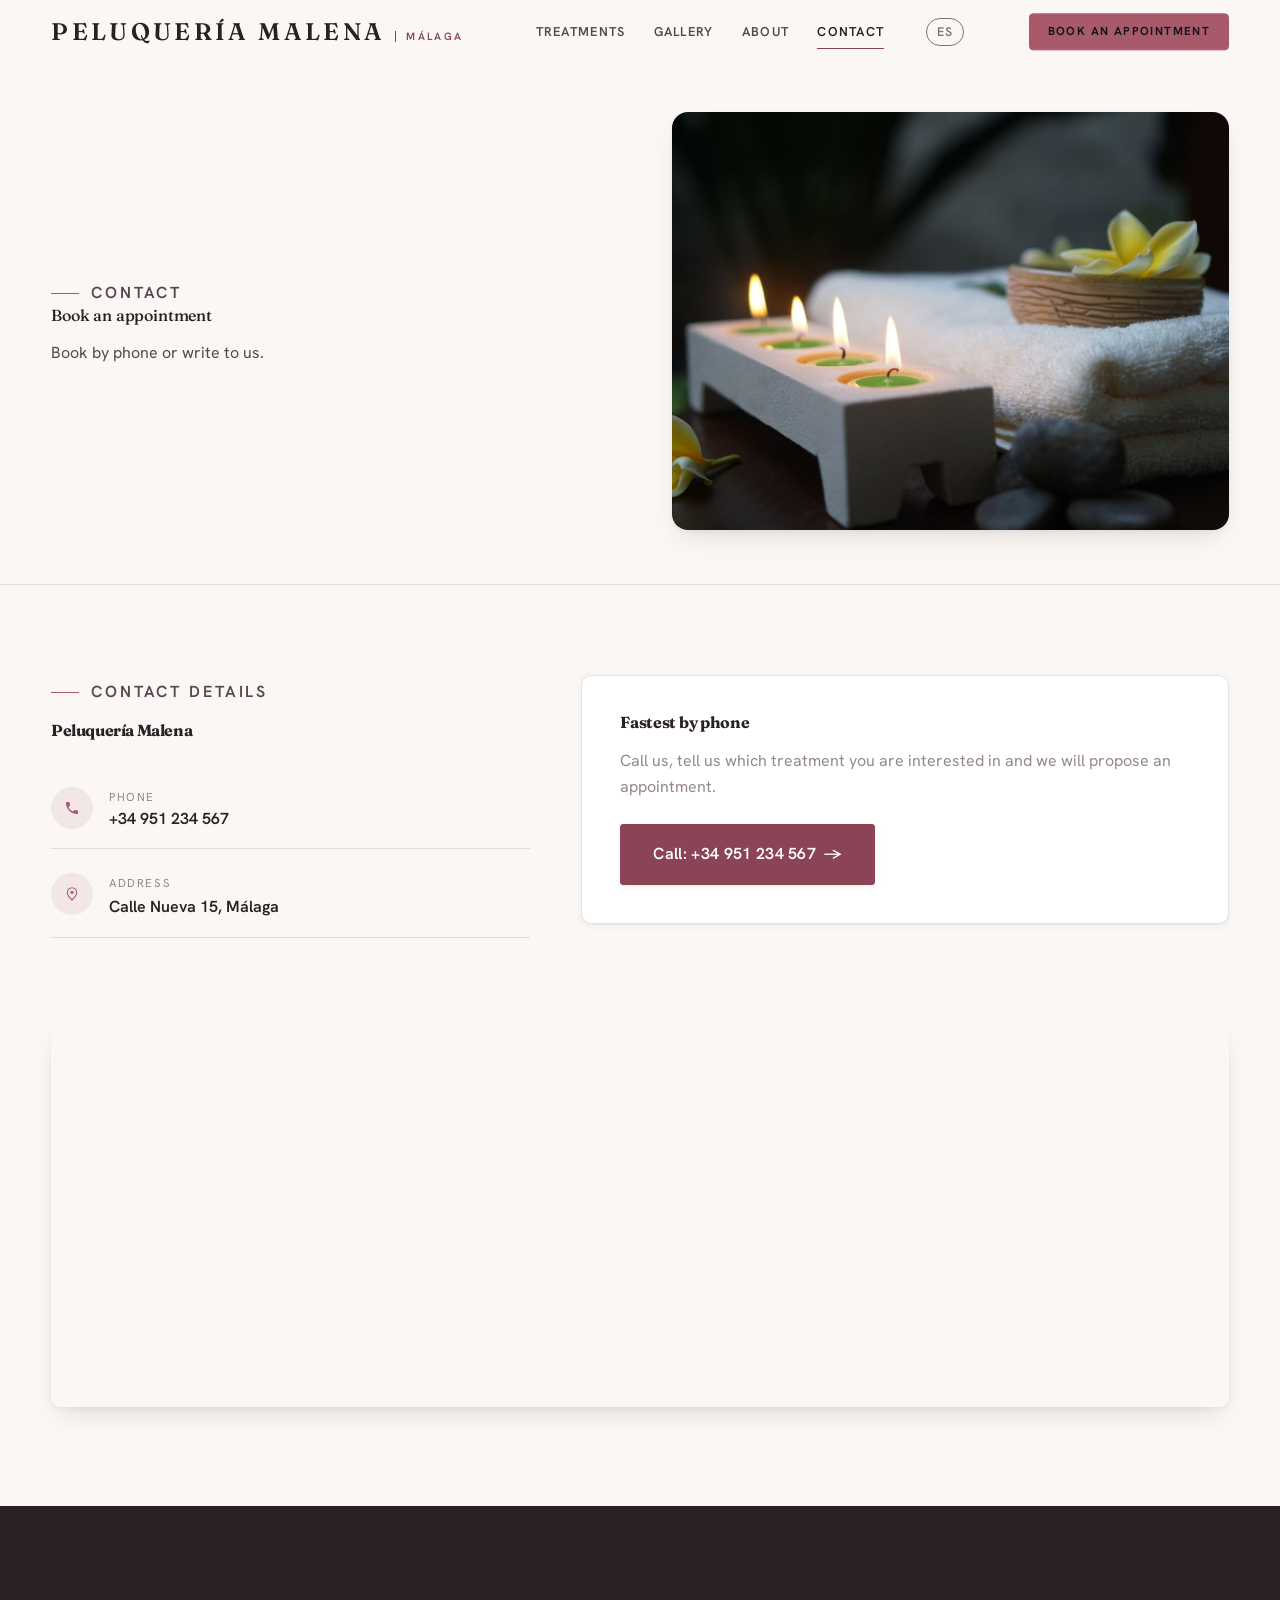
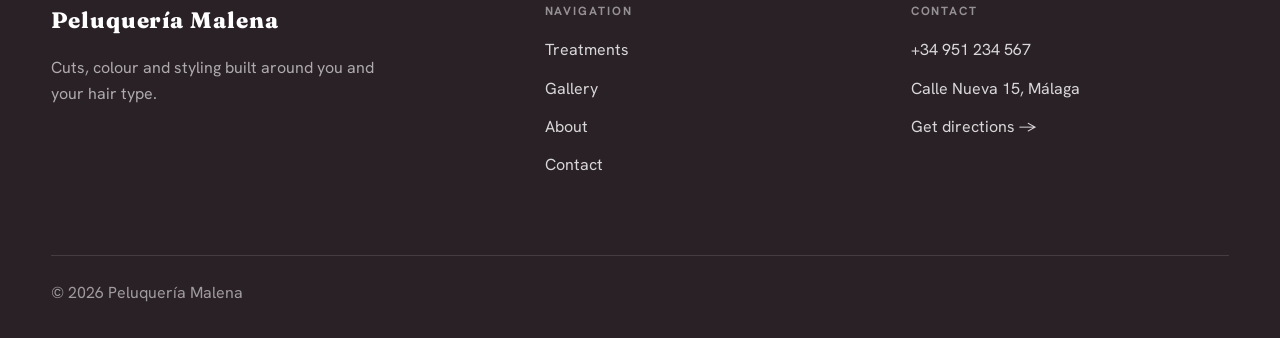
<file: en/contact.html>
<!DOCTYPE html>
<html lang="en">
<head>
<meta charset="UTF-8">
<meta name="viewport" content="width=device-width, initial-scale=1.0">
<title>Contact - Peluquería Malena</title>
<meta name="description" content="Contact Peluquería Malena - Calle Nueva 15, Málaga">
<link rel="preconnect" href="https://fonts.googleapis.com">
<link rel="preconnect" href="https://fonts.gstatic.com" crossorigin>
<link href="https://fonts.googleapis.com/css2?family=Fraunces:wght@500;600;700&family=Hanken+Grotesk:wght@400;500;600&display=swap" rel="stylesheet">
<link rel="stylesheet" href="../assets/styles.css">
</head>
<body>

<header class="nav">
  <div class="wrap nav-inner">
    <a class="brand" href="index.html"><span class="name">Peluquería Malena</span><span class="sub">Málaga</span></a>
    <nav class="nav-links">
      <a href="services.html">Treatments</a>
      <a href="projects.html">Gallery</a>
      <a href="about.html">About</a>
      <a href="contact.html" class="active">Contact</a>
      <a href="contact.html" class="btn btn-accent">Book an appointment</a>
    <a class="lang-switch" href="../contacto.html" aria-label="Language" style="margin-left:14px;font-size:.78em;letter-spacing:.08em;opacity:.75;text-decoration:none;border:1px solid currentColor;border-radius:99px;padding:3px 10px;white-space:nowrap">ES</a></nav>
    <button class="nav-toggle" aria-label="Menu"><span></span><span></span><span></span></button>
  </div>
</header>

<section class="pagehead pagehead-soft">
  <div class="wrap">
    <figure class="ph-fig reveal"><img src="../img/about.jpg" alt="Peluquería Malena - Book an appointment" loading="lazy"></figure>
    <div class="ph-copy reveal">
      <span class="eyebrow">Contact</span>
      <h1>Book an appointment</h1>
      <p>Book by phone or write to us.</p>
    </div>
  </div>
</section>
<section>
  <div class="wrap contact-grid">
    <div class="reveal">
      <span class="eyebrow">Contact details</span>
      <h2 style="margin:var(--space-4) 0 var(--space-6)">Peluquería Malena</h2>
      <div class="info-list">
        <div class="info-row"><div class="ic"><svg class="ico-tel" width="16" height="16" viewBox="0 0 24 24" fill="none" aria-hidden="true"><path d="M6.6 10.8a15.5 15.5 0 0 0 6.6 6.6l2.2-2.2a1 1 0 0 1 1-.24 11.4 11.4 0 0 0 3.6.58 1 1 0 0 1 1 1V20a1 1 0 0 1-1 1A17 17 0 0 1 3 4a1 1 0 0 1 1-1h3.5a1 1 0 0 1 1 1c0 1.25.2 2.46.58 3.6a1 1 0 0 1-.25 1l-2.23 2.2Z" fill="currentColor"/></svg></div><div><div class="lbl">Phone</div><a class="val" href="tel:+34951234567">+34 951 234 567</a></div></div>
        <div class="info-row"><div class="ic"><svg class="ico-pin" width="16" height="16" viewBox="0 0 24 24" fill="none" aria-hidden="true"><path d="M12 21s7-6.1 7-11.5A7 7 0 0 0 5 9.5C5 14.9 12 21 12 21Z" stroke="currentColor" stroke-width="1.6" fill="none"/><circle cx="12" cy="9.5" r="2.4" fill="currentColor"/></svg></div><div><div class="lbl">Address</div><div class="val">Calle Nueva 15, Málaga</div></div></div>
      </div>
    </div>
    <div class="reveal">
      <div class="form">
        <h3 style="margin-bottom:var(--space-4)">Fastest by phone</h3>
        <p class="muted" style="margin-bottom:var(--space-5)">Call us, tell us which treatment you are interested in and we will propose an appointment.</p>
        <a href="tel:+34951234567" class="btn btn-accent" style="justify-content:center">Call: +34 951 234 567 <span class="arr">→</span></a>
      </div>
    </div>
  </div>
</section>
<section style="padding-top:0">
  <div class="wrap reveal">
    <iframe class="map" title="Peluquería Malena - Málaga" src="https://maps.google.com/maps?q=Peluquer%C3%ADa%20Malena%20M%C3%A1laga&z=15&output=embed" loading="lazy" referrerpolicy="no-referrer-when-downgrade"></iframe>
  </div>
</section>

<footer>
  <div class="wrap">
    <div class="foot-grid">
      <div class="foot-brand">
        <div class="name">Peluquería Malena</div>
        <p>Cuts, colour and styling built around you and your hair type.</p>
      </div>
      <div class="foot-col">
        <h4>Navigation</h4>
        <a href="services.html">Treatments</a>
        <a href="projects.html">Gallery</a>
        <a href="about.html">About</a>
        <a href="contact.html">Contact</a>
      </div>
      <div class="foot-col">
        <h4>Contact</h4>
        <a href="tel:+34951234567">+34 951 234 567</a>
        <p>Calle Nueva 15, Málaga</p>
        <a href="https://maps.google.com/?q=@36.72,-4.42" target="_blank" rel="noopener">Get directions →</a>
      </div>
    </div>
    <div class="foot-bot">
      <span>© 2026 Peluquería Malena</span>
    </div>
  </div>
</footer>
<div class="sticky-reserve"><a class="sr-book" href="contact.html">Book an appointment</a><a class="sr-call" href="tel:+34951234567" aria-label="Call"><svg class="ico-tel" width="16" height="16" viewBox="0 0 24 24" fill="none" aria-hidden="true"><path d="M6.6 10.8a15.5 15.5 0 0 0 6.6 6.6l2.2-2.2a1 1 0 0 1 1-.24 11.4 11.4 0 0 0 3.6.58 1 1 0 0 1 1 1V20a1 1 0 0 1-1 1A17 17 0 0 1 3 4a1 1 0 0 1 1-1h3.5a1 1 0 0 1 1 1c0 1.25.2 2.46.58 3.6a1 1 0 0 1-.25 1l-2.23 2.2Z" fill="currentColor"/></svg></a></div>

<script src="../assets/main.js"></script>
</body>
</html>
</file>
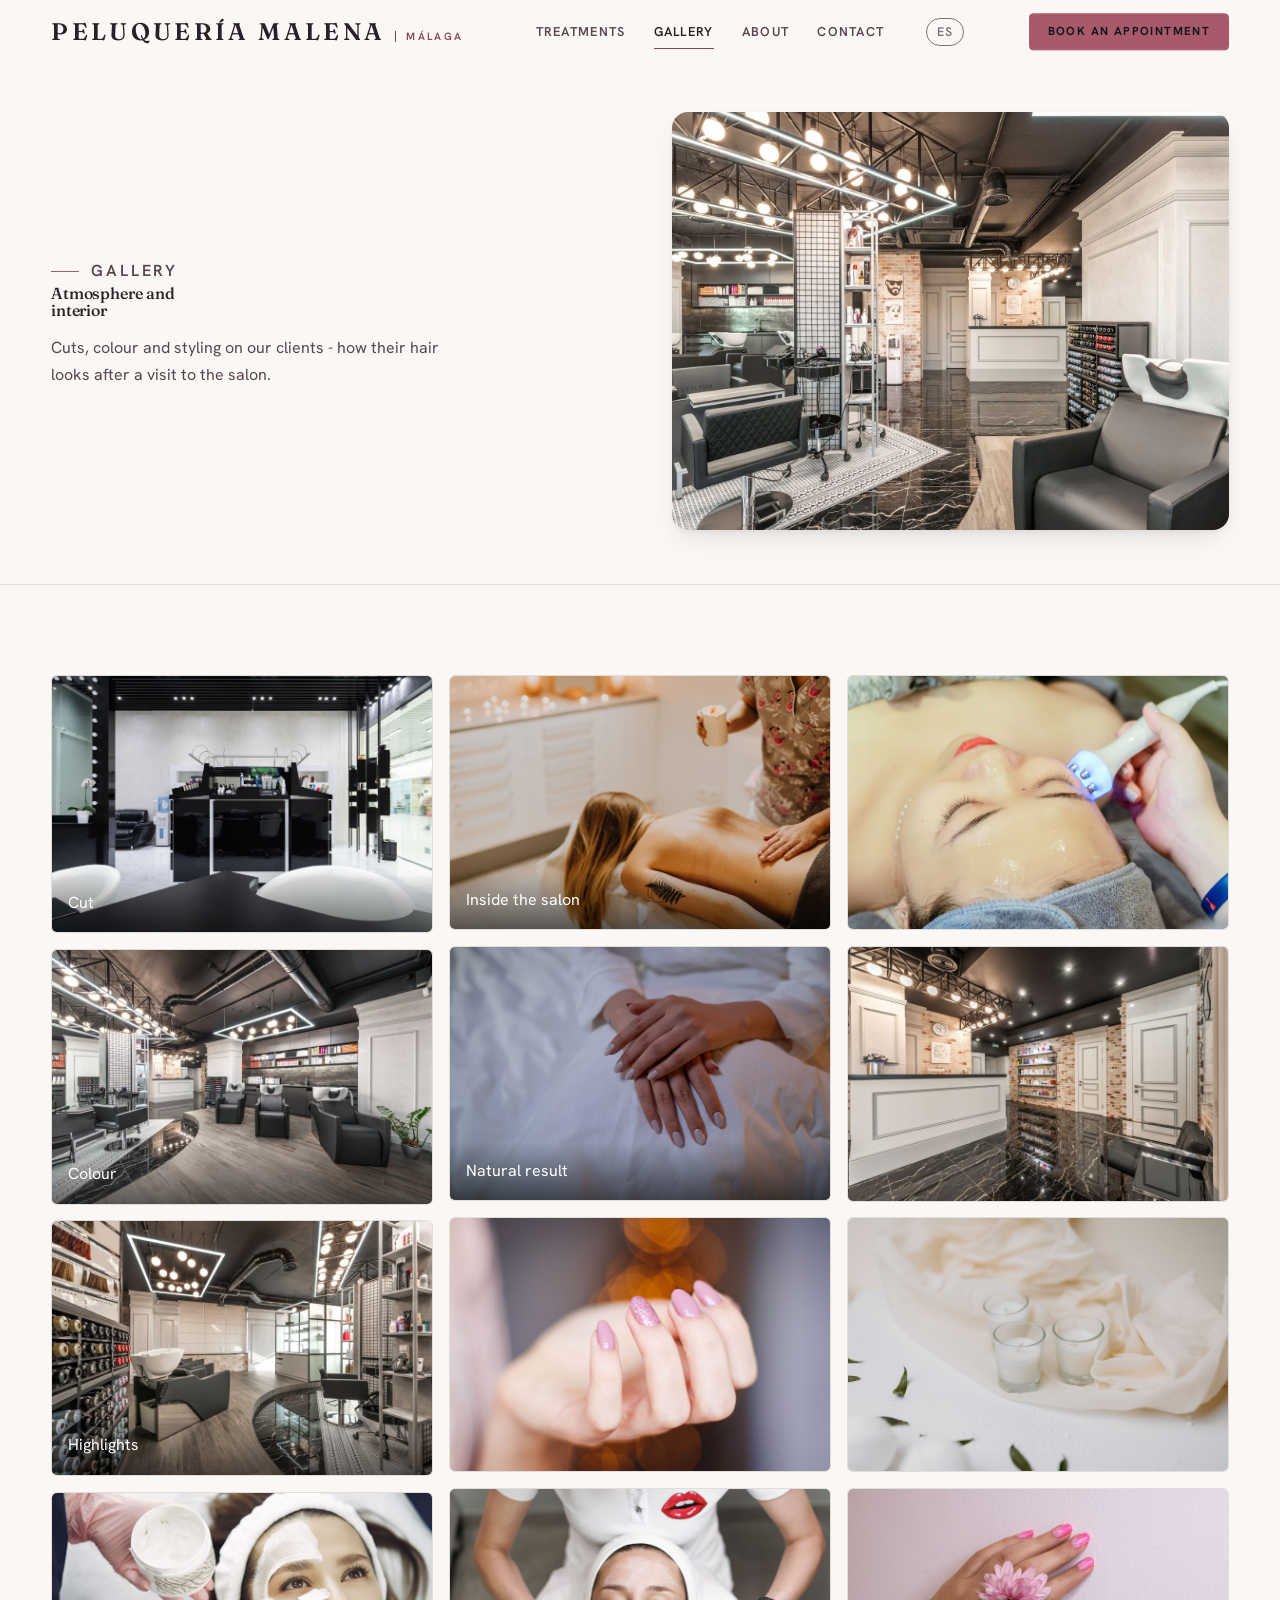
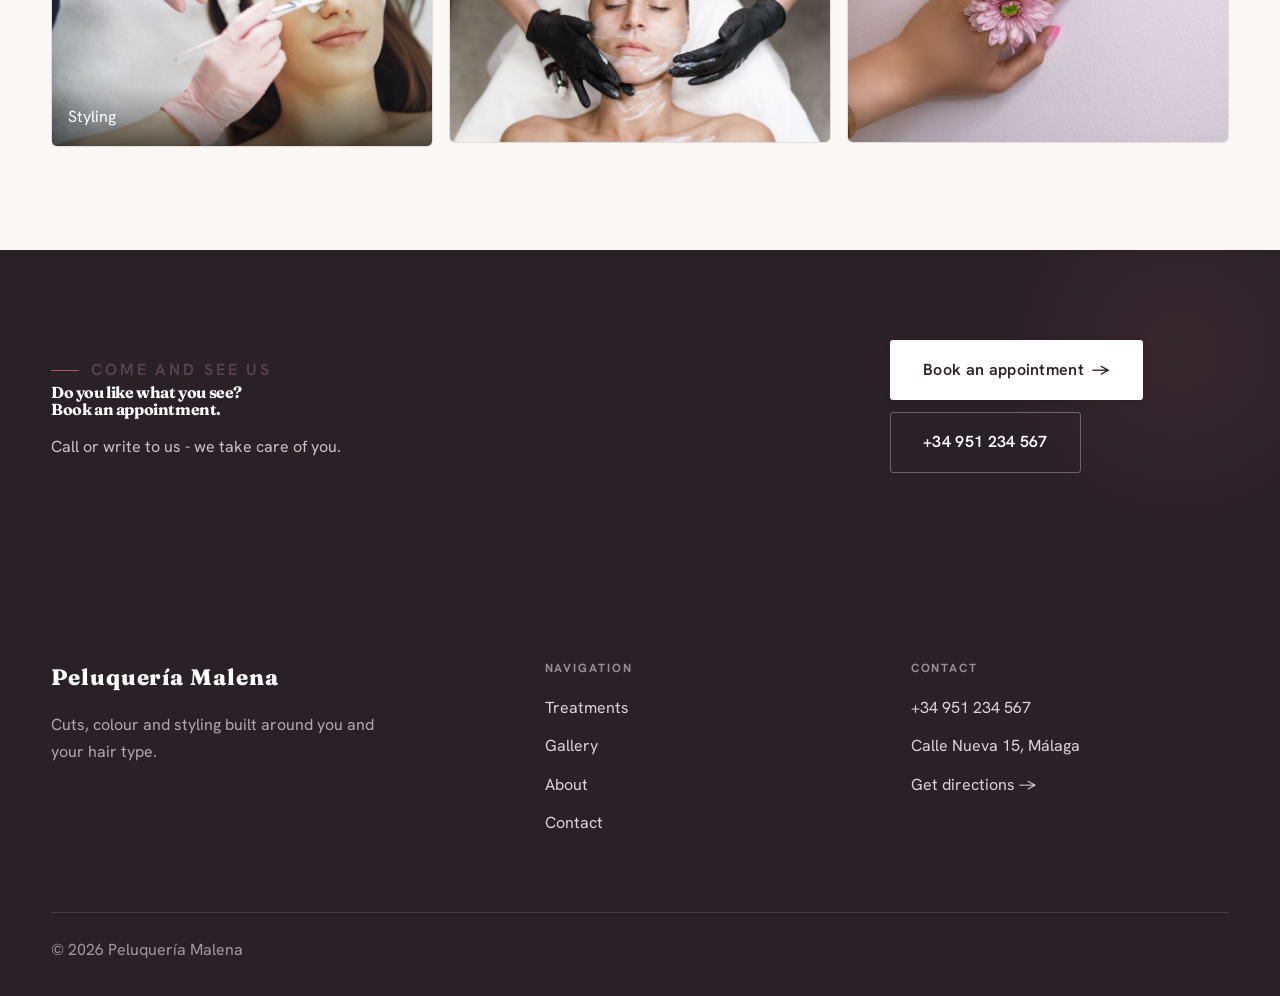
<file: en/projects.html>
<!DOCTYPE html>
<html lang="en">
<head>
<meta charset="UTF-8">
<meta name="viewport" content="width=device-width, initial-scale=1.0">
<title>Gallery - Peluquería Malena</title>
<meta name="description" content="Gallery Peluquería Malena: Cut, Colour, Highlights, Styling, Inside the salon">
<link rel="preconnect" href="https://fonts.googleapis.com">
<link rel="preconnect" href="https://fonts.gstatic.com" crossorigin>
<link href="https://fonts.googleapis.com/css2?family=Fraunces:wght@500;600;700&family=Hanken+Grotesk:wght@400;500;600&display=swap" rel="stylesheet">
<link rel="stylesheet" href="../assets/styles.css">
</head>
<body>

<header class="nav">
  <div class="wrap nav-inner">
    <a class="brand" href="index.html"><span class="name">Peluquería Malena</span><span class="sub">Málaga</span></a>
    <nav class="nav-links">
      <a href="services.html">Treatments</a>
      <a href="projects.html" class="active">Gallery</a>
      <a href="about.html">About</a>
      <a href="contact.html">Contact</a>
      <a href="contact.html" class="btn btn-accent">Book an appointment</a>
    <a class="lang-switch" href="../trabajos.html" aria-label="Language" style="margin-left:14px;font-size:.78em;letter-spacing:.08em;opacity:.75;text-decoration:none;border:1px solid currentColor;border-radius:99px;padding:3px 10px;white-space:nowrap">ES</a></nav>
    <button class="nav-toggle" aria-label="Menu"><span></span><span></span><span></span></button>
  </div>
</header>

<section class="pagehead pagehead-soft">
  <div class="wrap">
    <figure class="ph-fig reveal"><img src="../img/g11.jpg" alt="Peluquería Malena - Atmosphere and interior" loading="lazy"></figure>
    <div class="ph-copy reveal">
      <span class="eyebrow">Gallery</span>
      <h1>Atmosphere and interior</h1>
      <p>Cuts, colour and styling on our clients - how their hair looks after a visit to the salon.</p>
    </div>
  </div>
</section>
<section>
  <div class="wrap">
    <div class="gallery-masonry">
      <figure class="m-tile reveal"><img src="../img/g1.jpg" alt="Cut" loading="lazy"><div class="cap">Cut</div></figure>
      <figure class="m-tile reveal"><img src="../img/g2.jpg" alt="Colour" loading="lazy"><div class="cap">Colour</div></figure>
      <figure class="m-tile reveal"><img src="../img/g3.jpg" alt="Highlights" loading="lazy"><div class="cap">Highlights</div></figure>
      <figure class="m-tile reveal"><img src="../img/g4.jpg" alt="Styling" loading="lazy"><div class="cap">Styling</div></figure>
      <figure class="m-tile reveal"><img src="../img/g5.jpg" alt="Inside the salon" loading="lazy"><div class="cap">Inside the salon</div></figure>
      <figure class="m-tile reveal"><img src="../img/g6.jpg" alt="Natural result" loading="lazy"><div class="cap">Natural result</div></figure>
      <figure class="m-tile reveal"><img src="../img/g7.jpg" alt="Peluquería Malena" loading="lazy"></figure>
      <figure class="m-tile reveal"><img src="../img/g8.jpg" alt="Peluquería Malena" loading="lazy"></figure>
      <figure class="m-tile reveal"><img src="../img/g9.jpg" alt="Peluquería Malena" loading="lazy"></figure>
      <figure class="m-tile reveal"><img src="../img/g10.jpg" alt="Peluquería Malena" loading="lazy"></figure>
      <figure class="m-tile reveal"><img src="../img/g12.jpg" alt="Peluquería Malena" loading="lazy"></figure>
      <figure class="m-tile reveal"><img src="../img/g13.jpg" alt="Peluquería Malena" loading="lazy"></figure>
    </div>
  </div>
</section>
<section class="cta">
  <div class="wrap">
    <div class="reveal">
      <span class="eyebrow">Come and see us</span>
      <h2>Do you like what you see? Book an appointment.</h2>
      <p>Call or write to us - we take care of you.</p>
    </div>
    <div class="cta-actions reveal">
      <a href="contact.html" class="btn btn-light">Book an appointment <span class="arr">→</span></a>
      <a href="tel:+34951234567" class="btn btn-ghost" style="color:#fff;border-color:rgba(255,255,255,.3)">+34 951 234 567</a>
    </div>
  </div>
</section>

<footer>
  <div class="wrap">
    <div class="foot-grid">
      <div class="foot-brand">
        <div class="name">Peluquería Malena</div>
        <p>Cuts, colour and styling built around you and your hair type.</p>
      </div>
      <div class="foot-col">
        <h4>Navigation</h4>
        <a href="services.html">Treatments</a>
        <a href="projects.html">Gallery</a>
        <a href="about.html">About</a>
        <a href="contact.html">Contact</a>
      </div>
      <div class="foot-col">
        <h4>Contact</h4>
        <a href="tel:+34951234567">+34 951 234 567</a>
        <p>Calle Nueva 15, Málaga</p>
        <a href="https://maps.google.com/?q=@36.72,-4.42" target="_blank" rel="noopener">Get directions →</a>
      </div>
    </div>
    <div class="foot-bot">
      <span>© 2026 Peluquería Malena</span>
    </div>
  </div>
</footer>
<div class="sticky-reserve"><a class="sr-book" href="contact.html">Book an appointment</a><a class="sr-call" href="tel:+34951234567" aria-label="Call"><svg class="ico-tel" width="16" height="16" viewBox="0 0 24 24" fill="none" aria-hidden="true"><path d="M6.6 10.8a15.5 15.5 0 0 0 6.6 6.6l2.2-2.2a1 1 0 0 1 1-.24 11.4 11.4 0 0 0 3.6.58 1 1 0 0 1 1 1V20a1 1 0 0 1-1 1A17 17 0 0 1 3 4a1 1 0 0 1 1-1h3.5a1 1 0 0 1 1 1c0 1.25.2 2.46.58 3.6a1 1 0 0 1-.25 1l-2.23 2.2Z" fill="currentColor"/></svg></a></div>

<script src="../assets/main.js"></script>
</body>
</html>
</file>
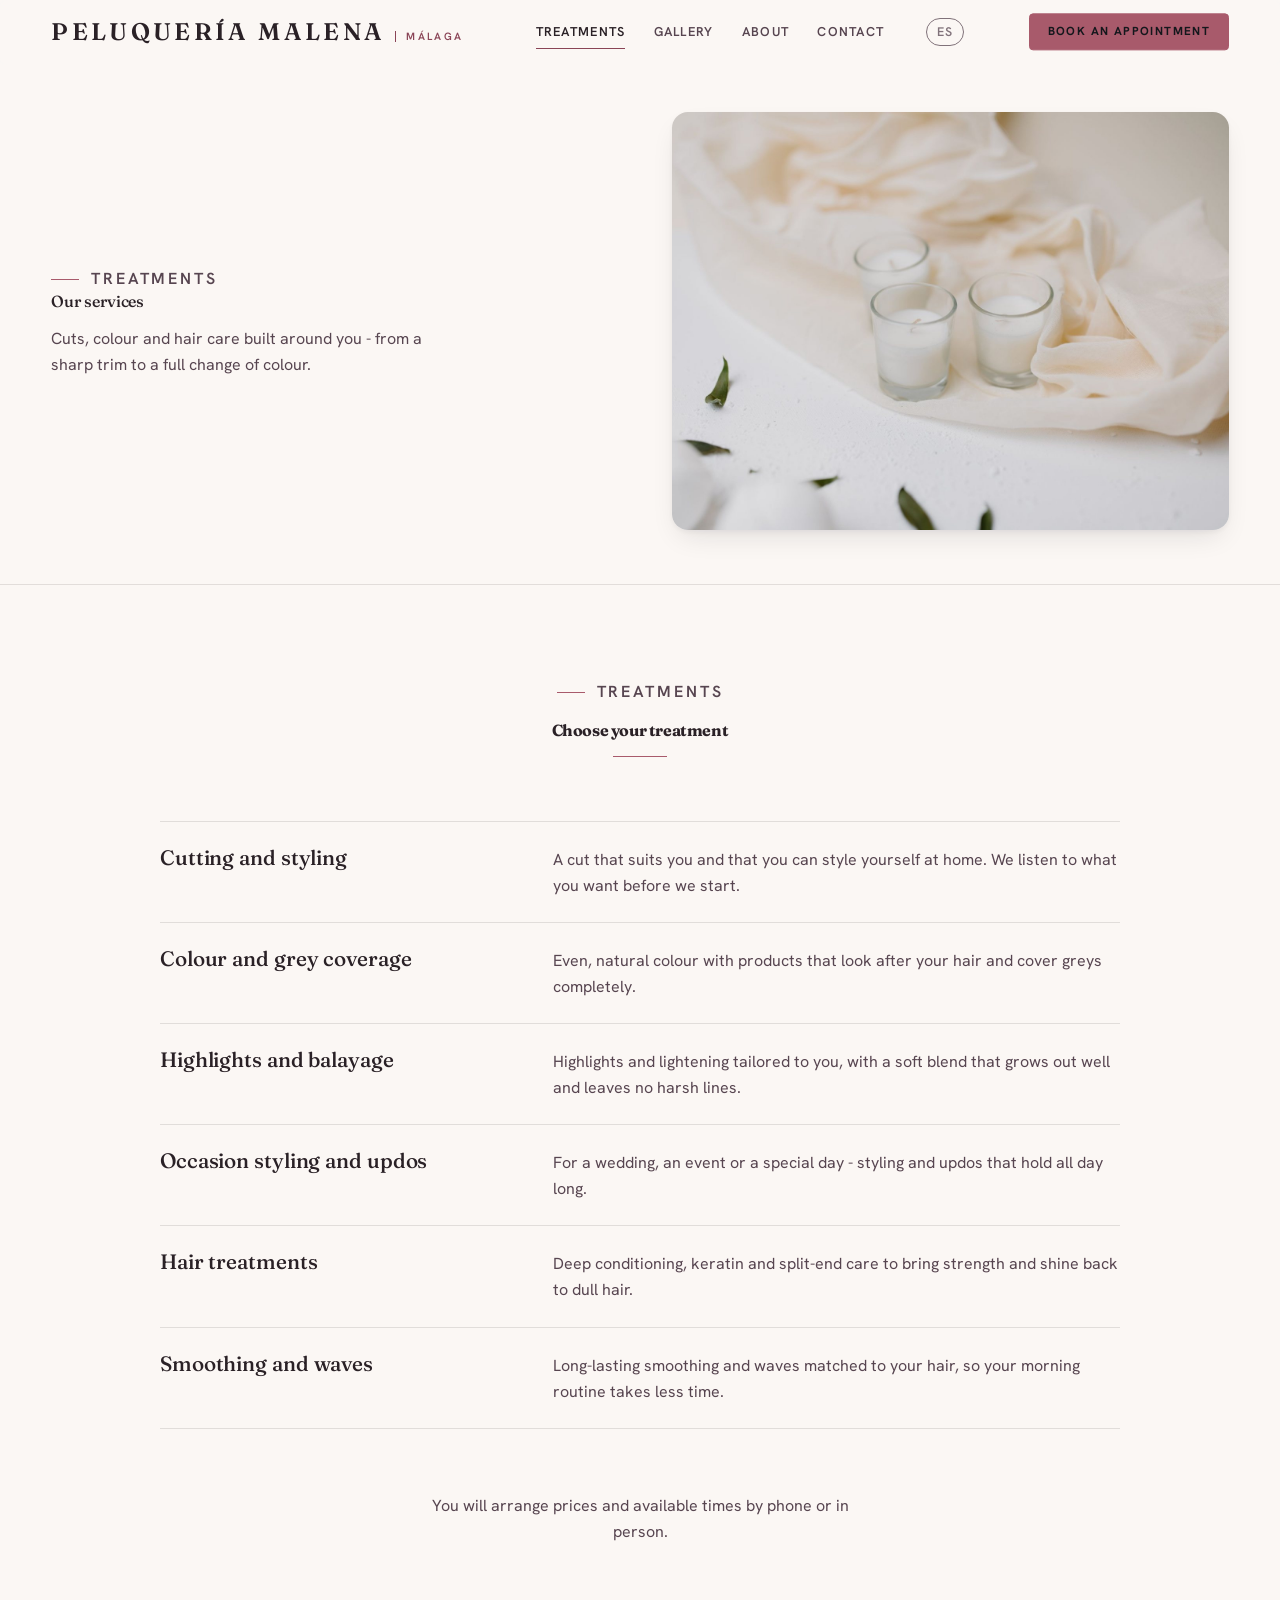
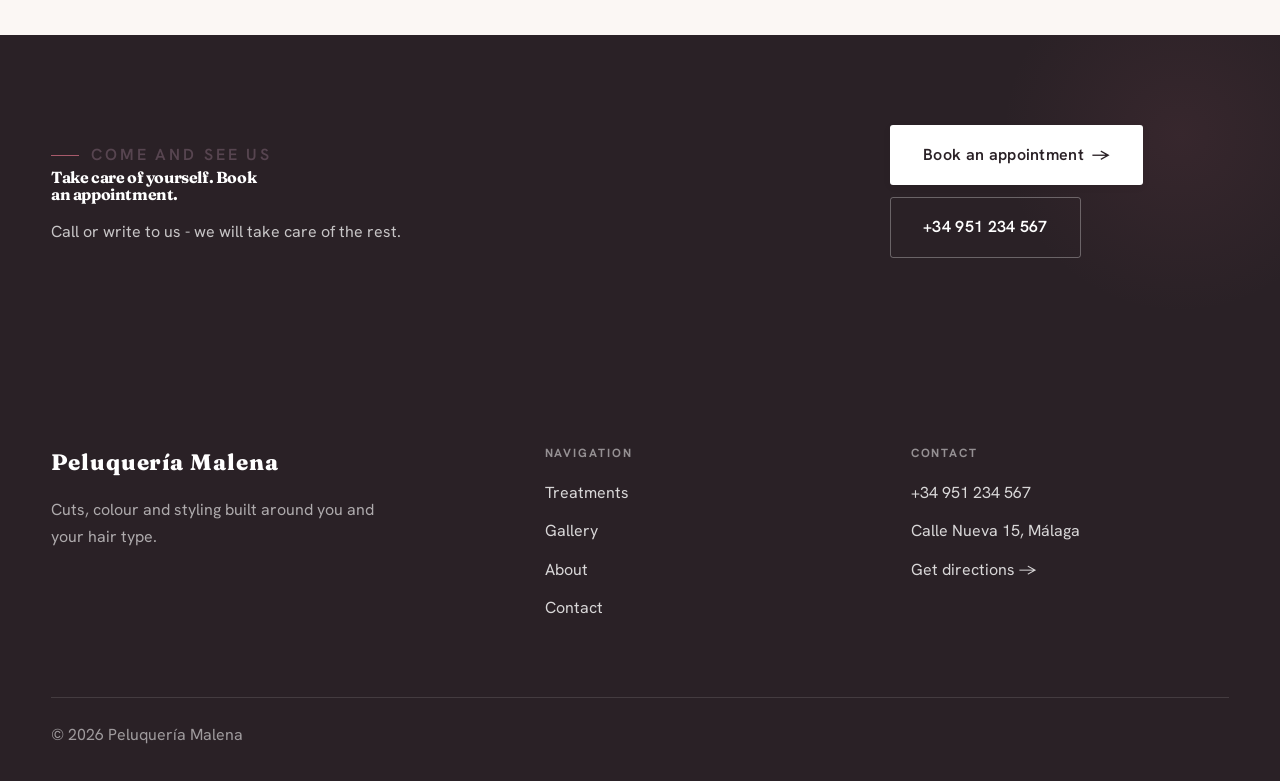
<file: en/services.html>
<!DOCTYPE html>
<html lang="en">
<head>
<meta charset="UTF-8">
<meta name="viewport" content="width=device-width, initial-scale=1.0">
<title>Treatments - Peluquería Malena</title>
<meta name="description" content="Peluquería Malena - cuts, colour, styling and hair treatments. We listen to what you want before we start, work with good products and book you in at a time that suits you. See you soon.">
<link rel="preconnect" href="https://fonts.googleapis.com">
<link rel="preconnect" href="https://fonts.gstatic.com" crossorigin>
<link href="https://fonts.googleapis.com/css2?family=Fraunces:wght@500;600;700&family=Hanken+Grotesk:wght@400;500;600&display=swap" rel="stylesheet">
<link rel="stylesheet" href="../assets/styles.css">
</head>
<body>

<header class="nav">
  <div class="wrap nav-inner">
    <a class="brand" href="index.html"><span class="name">Peluquería Malena</span><span class="sub">Málaga</span></a>
    <nav class="nav-links">
      <a href="services.html" class="active">Treatments</a>
      <a href="projects.html">Gallery</a>
      <a href="about.html">About</a>
      <a href="contact.html">Contact</a>
      <a href="contact.html" class="btn btn-accent">Book an appointment</a>
    <a class="lang-switch" href="../servicios.html" aria-label="Language" style="margin-left:14px;font-size:.78em;letter-spacing:.08em;opacity:.75;text-decoration:none;border:1px solid currentColor;border-radius:99px;padding:3px 10px;white-space:nowrap">ES</a></nav>
    <button class="nav-toggle" aria-label="Menu"><span></span><span></span><span></span></button>
  </div>
</header>

<section class="pagehead pagehead-soft">
  <div class="wrap">
    <figure class="ph-fig reveal"><img src="../img/g12.jpg" alt="Peluquería Malena - Our services" loading="lazy"></figure>
    <div class="ph-copy reveal">
      <span class="eyebrow">Treatments</span>
      <h1>Our services</h1>
      <p>Cuts, colour and hair care built around you - from a sharp trim to a full change of colour.</p>
    </div>
  </div>
</section>
<section class="menu-sec">
  <div class="wrap">
    <div class="head center reveal">
      <span class="eyebrow">Treatments</span>
      <h2>Choose your treatment</h2>
    </div>
    <div class="cennik">
      <div class="cennik-row reveal"><div class="cn-name"><h3>Cutting and styling</h3></div><div class="cn-desc">A cut that suits you and that you can style yourself at home. We listen to what you want before we start.</div></div>
      <div class="cennik-row reveal"><div class="cn-name"><h3>Colour and grey coverage</h3></div><div class="cn-desc">Even, natural colour with products that look after your hair and cover greys completely.</div></div>
      <div class="cennik-row reveal"><div class="cn-name"><h3>Highlights and balayage</h3></div><div class="cn-desc">Highlights and lightening tailored to you, with a soft blend that grows out well and leaves no harsh lines.</div></div>
      <div class="cennik-row reveal"><div class="cn-name"><h3>Occasion styling and updos</h3></div><div class="cn-desc">For a wedding, an event or a special day - styling and updos that hold all day long.</div></div>
      <div class="cennik-row reveal"><div class="cn-name"><h3>Hair treatments</h3></div><div class="cn-desc">Deep conditioning, keratin and split-end care to bring strength and shine back to dull hair.</div></div>
      <div class="cennik-row reveal"><div class="cn-name"><h3>Smoothing and waves</h3></div><div class="cn-desc">Long-lasting smoothing and waves matched to your hair, so your morning routine takes less time.</div></div>
    </div>
    <p class="menu-note">You will arrange prices and available times by phone or in person.</p>
  </div>
</section>
<section class="cta">
  <div class="wrap">
    <div class="reveal">
      <span class="eyebrow">Come and see us</span>
      <h2>Take care of yourself. Book an appointment.</h2>
      <p>Call or write to us - we will take care of the rest.</p>
    </div>
    <div class="cta-actions reveal">
      <a href="contact.html" class="btn btn-light">Book an appointment <span class="arr">→</span></a>
      <a href="tel:+34951234567" class="btn btn-ghost" style="color:#fff;border-color:rgba(255,255,255,.3)">+34 951 234 567</a>
    </div>
  </div>
</section>

<footer>
  <div class="wrap">
    <div class="foot-grid">
      <div class="foot-brand">
        <div class="name">Peluquería Malena</div>
        <p>Cuts, colour and styling built around you and your hair type.</p>
      </div>
      <div class="foot-col">
        <h4>Navigation</h4>
        <a href="services.html">Treatments</a>
        <a href="projects.html">Gallery</a>
        <a href="about.html">About</a>
        <a href="contact.html">Contact</a>
      </div>
      <div class="foot-col">
        <h4>Contact</h4>
        <a href="tel:+34951234567">+34 951 234 567</a>
        <p>Calle Nueva 15, Málaga</p>
        <a href="https://maps.google.com/?q=@36.72,-4.42" target="_blank" rel="noopener">Get directions →</a>
      </div>
    </div>
    <div class="foot-bot">
      <span>© 2026 Peluquería Malena</span>
    </div>
  </div>
</footer>
<div class="sticky-reserve"><a class="sr-book" href="contact.html">Book an appointment</a><a class="sr-call" href="tel:+34951234567" aria-label="Call"><svg class="ico-tel" width="16" height="16" viewBox="0 0 24 24" fill="none" aria-hidden="true"><path d="M6.6 10.8a15.5 15.5 0 0 0 6.6 6.6l2.2-2.2a1 1 0 0 1 1-.24 11.4 11.4 0 0 0 3.6.58 1 1 0 0 1 1 1V20a1 1 0 0 1-1 1A17 17 0 0 1 3 4a1 1 0 0 1 1-1h3.5a1 1 0 0 1 1 1c0 1.25.2 2.46.58 3.6a1 1 0 0 1-.25 1l-2.23 2.2Z" fill="currentColor"/></svg></a></div>

<script src="../assets/main.js"></script>
</body>
</html>
</file>
<file: assets/styles.css>
:root{
  
  --paper:#FBF7F4;          
  --paper-2:#F1E7E4;        
  --paper-3:#F1E7E4;        
  --ink:#2A2126;            
  --ink-soft:#574550;       
  --muted:#94888C;          
  --line:rgba(42,33,38,.12);
  --accent:#A85A6B;         
  --accent-d:#8A4456;
  --accent-soft:rgba(168,90,107,.10);
  --dark:#2A2126;           

  --space-1:4px; --space-2:8px; --space-3:12px; --space-4:16px; --space-5:24px;
  --space-6:32px; --space-7:48px; --space-8:64px; --space-9:96px; --space-10:128px;

  --text-sm:clamp(.82rem,.8rem+.1vw,.9rem);
  --text-base:clamp(1rem,.97rem+.15vw,1.1rem);
  --text-lg:clamp(1.12rem,1.05rem+.3vw,1.3rem);
  --text-h3:clamp(1.2rem,1.1rem+.5vw,1.5rem);
  --text-h2:clamp(1.9rem,1.5rem+1.9vw,2.8rem);
  --text-h1:clamp(2.6rem,1.9rem+3.6vw,4.6rem);

  --r-sm:3px; --r-md:6px; --r-lg:10px;

  --ease:cubic-bezier(.25,.46,.45,.94); --dur:.24s;

  --sh-sm:0 1px 2px rgba(16,24,32,.04), 0 2px 8px rgba(16,24,32,.05);
  --sh-md:0 2px 6px rgba(16,24,32,.05), 0 12px 28px -8px rgba(16,24,32,.12);
  --sh-lg:0 6px 14px rgba(16,24,32,.07), 0 26px 56px -18px rgba(16,24,32,.22);

  --hairline:1px solid var(--line);

  --font-display:'Fraunces',serif;
  --font-body:'Hanken Grotesk',sans-serif;
}

*{box-sizing:border-box;margin:0;padding:0}
html{scroll-behavior:smooth}
body{
  font-family:var(--font-body);
  font-size:var(--text-base);
  line-height:1.65;
  color:var(--ink);
  background:var(--paper);
  -webkit-font-smoothing:antialiased;
  text-rendering:optimizeLegibility;
}
img{max-width:100%;display:block}
a{color:inherit;text-decoration:none}

.wrap{width:min(92%,1180px);margin-inline:auto}
section{padding-block:clamp(52px,6.5vw,96px)}

h1,h2,h3{font-family:var(--font-display);font-weight:700;line-height:1.08;letter-spacing:-.02em;color:var(--ink)}
h1{font-size:var(--text-h1);letter-spacing:-.035em}
h2{font-size:var(--text-h2);letter-spacing:-.025em}
h3{font-size:var(--text-h3)}
p{max-width:65ch}

.eyebrow{
  font-family:var(--font-body);
  font-size:var(--text-sm);
  font-weight:600;
  letter-spacing:.18em;
  text-transform:uppercase;
  color:var(--accent);
  display:inline-flex;align-items:center;gap:var(--space-3);
}
.eyebrow::before{content:"";width:28px;height:1px;background:var(--accent);display:inline-block}

.muted{color:var(--muted)}
.lead{font-size:var(--text-lg);line-height:1.55;color:var(--ink-soft);max-width:50ch}

.btn{
  display:inline-flex;align-items:center;gap:var(--space-2);
  font-weight:600;font-size:var(--text-sm);letter-spacing:.02em;
  padding:var(--space-4) var(--space-6);
  border-radius:var(--r-sm);
  transition:transform var(--dur) var(--ease),box-shadow var(--dur) var(--ease),background var(--dur) var(--ease);
  cursor:pointer;border:1px solid transparent;
}
.btn-accent{background:var(--accent);color:#fff;box-shadow:var(--sh-sm)}
.btn-accent:hover{background:var(--accent-d);transform:translateY(-2px);box-shadow:var(--sh-md)}
.btn-accent:active{transform:translateY(0);box-shadow:var(--sh-sm)}
.btn-ghost{background:transparent;color:var(--ink);border-color:var(--line)}
.btn-ghost:hover{border-color:var(--accent);color:var(--accent);transform:translateY(-2px)}
.btn-light{background:#fff;color:var(--ink);box-shadow:var(--sh-sm)}
.btn-light:hover{transform:translateY(-2px);box-shadow:var(--sh-md)}
.btn .arr{transition:transform var(--dur) var(--ease)}
.btn:hover .arr{transform:translateX(4px)}

.nav{
  position:sticky;top:0;z-index:50;
  background:color-mix(in srgb,var(--paper) 88%,transparent);
  backdrop-filter:saturate(140%) blur(10px);
  border-bottom:var(--hairline);
}
.nav-inner{display:flex;align-items:center;justify-content:space-between;height:72px}
.brand{display:flex;flex-direction:column;line-height:1}
.brand .name{font-family:var(--font-display);font-weight:800;font-size:1.35rem;letter-spacing:.04em}
.brand .sub{font-size:.62rem;letter-spacing:.34em;text-transform:uppercase;color:var(--muted);margin-top:5px}
.nav-links{display:flex;align-items:center;gap:var(--space-6)}
.nav-links a{font-size:var(--text-sm);font-weight:500;color:var(--ink-soft);position:relative;padding-block:4px;transition:color var(--dur) var(--ease)}
.nav-links a::after{content:"";position:absolute;left:0;bottom:0;width:0;height:1.5px;background:var(--accent);transition:width var(--dur) var(--ease)}
.nav-links a:hover,.nav-links a.active{color:var(--ink)}
.nav-links a:hover::after,.nav-links a.active::after{width:100%}
.nav-links .btn{padding:var(--space-2) var(--space-5)}

.nav-links a.btn-accent{color:#fff}
.nav-links a.btn-ghost,.nav-links a.btn-light{color:var(--ink)}
.nav-links a.btn::after{display:none}
.nav-toggle{display:none;background:none;border:none;cursor:pointer;flex-direction:column;gap:5px;padding:8px}
.nav-toggle span{width:24px;height:2px;background:var(--ink);transition:var(--dur)}

.hero{position:relative;overflow:hidden;border-bottom:var(--hairline)}
.hero-grid{display:grid;grid-template-columns:1.05fr .95fr;gap:clamp(24px,4vw,60px);align-items:center;
  padding-block:clamp(36px,4.5vw,64px)}
.hero-copy .eyebrow{margin-bottom:var(--space-5)}
.hero-copy h1{margin-bottom:var(--space-5)}
.hero-copy .lead{margin-bottom:var(--space-7)}
.hero-actions{display:flex;flex-wrap:wrap;gap:var(--space-4)}
.hero-art{position:relative;aspect-ratio:4/3;border-radius:var(--r-lg);overflow:hidden;box-shadow:var(--sh-lg)}
.hero-art img{width:100%;height:100%;object-fit:cover}
.hero-art::after{content:"";position:absolute;inset:0;background:linear-gradient(180deg,transparent 55%,rgba(18,24,28,.28))}
.hero-badge{position:absolute;left:var(--space-5);bottom:var(--space-5);z-index:2;
  background:rgba(252,252,251,.94);backdrop-filter:blur(4px);
  border-radius:var(--r-md);padding:var(--space-4) var(--space-5);box-shadow:var(--sh-md);max-width:78%}
.hero-badge strong{display:block;font-family:var(--font-display);font-size:1rem;letter-spacing:-.01em}
.hero-badge span{font-size:var(--text-sm);color:var(--muted)}

.hero-cine{position:relative;min-height:clamp(560px,82vh,840px);min-height:clamp(560px,82svh,840px);display:flex;align-items:center;overflow:hidden;border-bottom:var(--hairline)}
.hero-cine>img{position:absolute;inset:0;width:100%;height:100%;object-fit:cover;z-index:0}
.hero-cine::after{content:"";position:absolute;inset:0;z-index:1;
  background:linear-gradient(95deg,rgba(13,18,23,.86) 0%,rgba(13,18,23,.64) 32%,rgba(13,18,23,.24) 62%,rgba(13,18,23,.04) 100%)}
.hero-cine .wrap{position:relative;z-index:2;padding-block:var(--space-8)}
.hero-cine .hero-copy{max-width:660px}
.hero-cine .eyebrow{color:#fff;margin-bottom:var(--space-5)}
.hero-cine .eyebrow::before{background:#fff}
.hero-cine h1{color:#fff;margin-bottom:var(--space-5);font-size:clamp(2.9rem,2rem+4.4vw,5.2rem)}
.hero-cine .lead{color:rgba(255,255,255,.92);max-width:48ch;margin-bottom:var(--space-7)}
.hero-cine .hero-actions{display:flex;flex-wrap:wrap;gap:var(--space-4)}
@media(max-width:680px){
  .hero-cine{min-height:clamp(520px,76vh,640px);min-height:clamp(520px,76svh,640px);align-items:flex-end}
  .hero-cine::after{background:linear-gradient(0deg,rgba(13,18,23,.9) 6%,rgba(13,18,23,.45) 55%,rgba(13,18,23,.25) 100%)}
  .hero-cine .wrap{padding-bottom:var(--space-9)}
}

.pagehead{position:relative;min-height:46vh;min-height:46svh;display:flex;align-items:flex-end;overflow:hidden;border-bottom:var(--hairline)}
.pagehead img{position:absolute;inset:0;width:100%;height:100%;object-fit:cover}
.pagehead::after{content:"";position:absolute;inset:0;background:linear-gradient(180deg,rgba(18,24,28,.25),rgba(18,24,28,.62))}
.pagehead .wrap{position:relative;z-index:2;padding-block:var(--space-9);color:#fff}
.pagehead h1{color:#fff;max-width:18ch}
.pagehead .eyebrow{color:#fff}
.pagehead .eyebrow::before{background:#fff}
.pagehead p{color:rgba(255,255,255,.86);margin-top:var(--space-4);max-width:54ch}

.strip{background:var(--dark);color:#fff}
.strip .wrap{display:grid;grid-template-columns:repeat(4,1fr);gap:var(--space-6);padding-block:var(--space-8)}
.strip .item .k{font-family:var(--font-display);font-size:clamp(1.6rem,1.2rem+1.4vw,2.4rem);font-weight:800;letter-spacing:-.02em;color:#fff}
.strip .item .v{font-size:var(--text-sm);color:rgba(255,255,255,.66);margin-top:var(--space-2);line-height:1.45}
.strip .item{border-left:2px solid var(--accent);padding-left:var(--space-5)}

.head{max-width:48rem;margin-bottom:var(--space-8)}
.head.center{margin-inline:auto;text-align:center}
.head .eyebrow{margin-bottom:var(--space-4)}
.head h2{margin-bottom:var(--space-4)}
.head p{color:var(--muted);font-size:var(--text-lg);line-height:1.55}
.head.center p{margin-inline:auto}

.split{display:grid;grid-template-columns:.92fr 1.08fr;gap:clamp(28px,5vw,80px);align-items:center}
.split.rev{grid-template-columns:1.08fr .92fr}
.split.rev .split-art{order:-1}
.split-art{position:relative;aspect-ratio:5/4;border-radius:var(--r-lg);overflow:hidden;box-shadow:var(--sh-lg)}
.split-art img{width:100%;height:100%;object-fit:cover}
.split-copy h2{margin-bottom:var(--space-5)}
.split-copy p+p{margin-top:var(--space-4)}
.split-copy .btn{margin-top:var(--space-6)}

.svc-grid{display:grid;grid-template-columns:repeat(auto-fit,minmax(280px,1fr));gap:var(--space-5)}
.svc{background:#fff;border:var(--hairline);border-radius:var(--r-md);padding:var(--space-7) var(--space-6);
  transition:transform var(--dur) var(--ease),box-shadow var(--dur) var(--ease),border-color var(--dur) var(--ease);
  position:relative;overflow:hidden}
.svc::before{content:"";position:absolute;left:0;top:0;width:3px;height:0;background:var(--accent);transition:height var(--dur) var(--ease)}
.svc:hover{transform:translateY(-4px);box-shadow:var(--sh-md);border-color:transparent}
.svc:hover::before{height:100%}
.svc .ic{font-family:var(--font-display);font-size:.8rem;font-weight:700;letter-spacing:.12em;color:var(--accent);margin-bottom:var(--space-4)}
.svc h3{margin-bottom:var(--space-3);font-size:1.22rem}
.svc p{color:var(--muted);font-size:var(--text-base);line-height:1.6}

.svc-row{display:grid;grid-template-columns:.8fr 1.2fr;gap:clamp(20px,4vw,60px);align-items:center;padding-block:var(--space-8)}
.svc-row+.svc-row{border-top:var(--hairline)}
.svc-row.rev{grid-template-columns:1.2fr .8fr}
.svc-row.rev .svc-row-art{order:-1}
.svc-row-art{aspect-ratio:4/3;border-radius:var(--r-md);overflow:hidden;box-shadow:var(--sh-md)}
.svc-row-art img{width:100%;height:100%;object-fit:cover}
.svc-row h3{font-size:1.5rem;margin-bottom:var(--space-4)}
.svc-row .num{font-family:var(--font-display);font-size:.85rem;font-weight:700;letter-spacing:.14em;color:var(--accent);display:block;margin-bottom:var(--space-3)}
.svc-row ul{list-style:none;margin-top:var(--space-4);display:flex;flex-direction:column;gap:var(--space-2)}
.svc-row li{position:relative;padding-left:var(--space-5);color:var(--muted);font-size:var(--text-base)}
.svc-row li::before{content:"";position:absolute;left:0;top:.62em;width:8px;height:1px;background:var(--accent)}

.gallery{display:grid;grid-template-columns:repeat(12,1fr);gap:var(--space-4);grid-auto-rows:200px}

.gallery-masonry{column-count:3;column-gap:var(--space-4)}
@media(max-width:900px){.gallery-masonry{column-count:2}}
@media(max-width:560px){.gallery-masonry{column-count:1}}
.gallery-masonry .m-tile{break-inside:avoid;margin:0 0 var(--space-4);padding:0;position:relative;overflow:hidden;border-radius:var(--r-md);border:1px solid var(--line)}
.gallery-masonry .m-tile img{width:100%;height:auto;display:block}
.gallery-masonry .m-tile .cap{position:absolute;left:0;right:0;bottom:0;padding:var(--space-4);color:#fff;background:linear-gradient(0deg,rgba(0,0,0,.55),transparent);font-size:var(--text-sm)}
.gallery-masonry .m-tile .cap small{display:block;font-weight:400;opacity:.78;letter-spacing:.04em;text-transform:uppercase;font-size:.66rem;margin-top:3px}
.tile{position:relative;overflow:hidden;border-radius:var(--r-md);box-shadow:var(--sh-sm);
  transition:transform var(--dur) var(--ease),box-shadow var(--dur) var(--ease)}
.tile img{width:100%;height:100%;object-fit:cover;transition:transform .6s var(--ease)}
.tile:hover{box-shadow:var(--sh-md)}
.tile:hover img{transform:scale(1.05)}
.tile .cap{position:absolute;left:0;right:0;bottom:0;padding:var(--space-5) var(--space-4) var(--space-4);
  background:linear-gradient(transparent,rgba(18,24,28,.78));color:#fff;
  font-size:var(--text-sm);font-weight:600;letter-spacing:.01em;
  opacity:0;transform:translateY(8px);transition:var(--dur) var(--ease)}
.tile:hover .cap{opacity:1;transform:translateY(0)}
.tile .cap small{display:block;font-weight:400;opacity:.78;letter-spacing:.04em;text-transform:uppercase;font-size:.66rem;margin-top:3px}

.t-wide{grid-column:span 6}
.t-tall{grid-column:span 6;grid-row:span 2}
.t-std{grid-column:span 6}
.t-third{grid-column:span 4}
.t-two3{grid-column:span 8}

.trust{background:var(--paper-2)}
.trust-grid{display:grid;grid-template-columns:repeat(auto-fit,minmax(240px,1fr));gap:var(--space-5);margin-top:var(--space-7)}
.trust-card{background:#fff;border-radius:var(--r-md);padding:var(--space-7) var(--space-6);box-shadow:var(--sh-sm);border-top:3px solid var(--accent)}
.trust-card .big{font-family:var(--font-display);font-size:clamp(1.8rem,1.3rem+1.6vw,2.6rem);font-weight:800;letter-spacing:-.02em;color:var(--ink);line-height:1}
.trust-card h3{font-size:1.12rem;margin:var(--space-3) 0 var(--space-2)}
.trust-card p{color:var(--muted);font-size:var(--text-base);line-height:1.55}

.cta{background:var(--dark);color:#fff;position:relative;overflow:hidden}
.cta .wrap{display:grid;grid-template-columns:1.4fr .6fr;gap:var(--space-7);align-items:center;position:relative;z-index:2}
.cta h2{color:#fff;max-width:20ch}
.cta p{color:rgba(255,255,255,.74);margin-top:var(--space-4)}
.cta-actions{display:flex;flex-direction:column;gap:var(--space-3);align-items:flex-start}
.cta::before{content:"";position:absolute;right:-80px;top:-80px;width:360px;height:360px;border-radius:50%;
  background:radial-gradient(circle,var(--accent-soft),transparent 70%)}

.contact-grid{display:grid;grid-template-columns:.85fr 1.15fr;gap:clamp(28px,4vw,56px);align-items:start}
.info-list{display:flex;flex-direction:column;gap:var(--space-2)}
.info-row{display:flex;gap:var(--space-4);align-items:flex-start;padding-block:var(--space-4);border-bottom:var(--hairline)}
.info-row .ic{flex:none;width:42px;height:42px;display:grid;place-items:center;border-radius:50%;
  background:var(--accent-soft);color:var(--accent);font-size:1.05rem}
.info-row .lbl{font-size:.72rem;letter-spacing:.14em;text-transform:uppercase;color:var(--muted)}
.info-row .val{font-weight:600;font-size:var(--text-base);margin-top:2px}
.info-row a.val:hover{color:var(--accent)}
.map{border:none;border-radius:var(--r-lg);box-shadow:var(--sh-md);width:100%;height:100%;min-height:380px;filter:grayscale(.2) contrast(1.02)}
.form{background:#fff;border:var(--hairline);border-radius:var(--r-lg);padding:clamp(24px,3vw,40px);box-shadow:var(--sh-sm)}
.form .fld{margin-bottom:var(--space-5)}
.form label{display:block;font-size:var(--text-sm);font-weight:600;margin-bottom:var(--space-2)}
.form input,.form textarea{width:100%;font-family:inherit;font-size:var(--text-base);color:var(--ink);
  padding:var(--space-4);border:var(--hairline);border-radius:var(--r-sm);background:var(--paper);transition:border-color var(--dur)}
.form input:focus,.form textarea:focus{outline:none;border-color:var(--accent);background:#fff}
.form textarea{resize:vertical;min-height:120px}
.form .note{font-size:var(--text-sm);color:var(--muted);margin-top:var(--space-3)}

footer{background:var(--dark);color:#fff;padding-block:var(--space-9) var(--space-6)}
.foot-grid{display:grid;grid-template-columns:1.4fr 1fr 1fr;gap:var(--space-7);margin-bottom:var(--space-8)}
.foot-brand .name{font-family:var(--font-display);font-weight:800;font-size:1.4rem;letter-spacing:.04em}
.foot-brand p{color:rgba(255,255,255,.62);margin-top:var(--space-4);font-size:var(--text-base);max-width:38ch}
.foot-col h4{font-size:.74rem;letter-spacing:.16em;text-transform:uppercase;color:rgba(255,255,255,.5);margin-bottom:var(--space-4)}
.foot-col a,.foot-col p{display:block;color:rgba(255,255,255,.82);font-size:var(--text-base);margin-bottom:var(--space-3)}
.foot-col a:hover{color:#fff}
.foot-bot{border-top:1px solid rgba(255,255,255,.12);padding-top:var(--space-5);display:flex;justify-content:space-between;flex-wrap:wrap;gap:var(--space-3);
  font-size:var(--text-sm);color:rgba(255,255,255,.55)}
.foot-bot a:hover{color:#fff}

.reveal{opacity:0;transform:translateY(22px);transition:opacity .6s var(--ease),transform .6s var(--ease)}
.reveal.in{opacity:1;transform:none}

@media(max-width:920px){
  .hero-grid,.split,.split.rev,.svc-row,.svc-row.rev,.cta .wrap,.contact-grid,.foot-grid{grid-template-columns:1fr}
  .split.rev .split-art,.svc-row.rev .svc-row-art{order:0}
  .hero-art{aspect-ratio:16/10;max-height:420px}
  .strip .wrap{grid-template-columns:repeat(2,1fr);gap:var(--space-7)}
  .gallery{grid-auto-rows:180px}
  .t-wide,.t-tall,.t-std,.t-third,.t-two3{grid-column:span 6}
  .t-tall{grid-row:span 1}
  .cta-actions{flex-direction:row;flex-wrap:wrap}
  .foot-grid{gap:var(--space-6)}
}
@media(max-width:680px){
  .nav-links{position:fixed;inset:72px 0 auto 0;background:var(--paper);flex-direction:column;align-items:stretch;
    gap:0;padding:var(--space-4) 6%;border-bottom:var(--hairline);box-shadow:var(--sh-md);
    transform:translateY(-120%);transition:transform var(--dur) var(--ease)}
  .nav-links.open{transform:translateY(0)}
  .nav-links a{padding-block:var(--space-4);border-bottom:var(--hairline)}
  .nav-links .btn{margin-top:var(--space-3);justify-content:center}
  .nav-toggle{display:flex}
  .strip .wrap{grid-template-columns:1fr}
  .gallery{grid-template-columns:repeat(6,1fr)}
  .foot-grid{grid-template-columns:1fr}
}
@media(prefers-reduced-motion:reduce){
  *{animation-duration:.01ms!important;transition:none!important}
  .reveal{opacity:1!important;transform:none!important}
  html{scroll-behavior:auto}
}

section{padding-block:clamp(64px,8vw,128px)}

.reveal{transition:opacity .9s cubic-bezier(.16,.84,.44,1),transform .9s cubic-bezier(.16,.84,.44,1);will-change:opacity,transform}

.gallery .reveal:nth-child(2){transition-delay:.07s}
.gallery .reveal:nth-child(3){transition-delay:.14s}
.gallery .reveal:nth-child(4){transition-delay:.21s}
.gallery .reveal:nth-child(5){transition-delay:.28s}
.gallery .reveal:nth-child(6){transition-delay:.35s}

@keyframes heroFade{from{opacity:0}to{opacity:1}}
.hero-cine>img{transform:none;animation:heroFade 1.1s ease-out both}

.head h2{position:relative;padding-bottom:18px}
.head h2::after{content:"";position:absolute;left:0;bottom:0;height:1px;width:0;background:var(--accent);transition:width 1s cubic-bezier(.16,.84,.44,1) .15s}
.head.center h2::after{left:50%;transform:translateX(-50%)}
.head.reveal.in h2::after,.head.center.reveal.in h2::after{width:54px}

.svc{background:transparent;border:1px solid var(--line);border-radius:var(--r-sm);box-shadow:none}
.svc:hover{box-shadow:none;border-color:var(--accent);transform:translateY(-3px)}
.trust-card{background:transparent;box-shadow:none;border:1px solid var(--line);border-top:2px solid var(--accent);border-radius:var(--r-sm)}
.tile{box-shadow:none;border-radius:var(--r-sm)}
.tile:hover{box-shadow:none}

.nav{transition:box-shadow .4s ease,background .4s ease}
.nav.is-stuck{box-shadow:0 1px 0 var(--line),0 14px 30px -24px rgba(0,0,0,.45)}
.nav-inner{transition:height .35s var(--ease)}
.nav.is-stuck .nav-inner{height:60px}

.manifesto{background:var(--paper-2);text-align:center}
.manifesto .wrap{max-width:60rem}
.manifesto p{font-family:var(--font-display);font-style:italic;font-size:clamp(1.6rem,1rem+2.4vw,2.8rem);line-height:1.32;color:var(--ink-soft);margin-inline:auto;max-width:26ch;position:relative;padding-top:var(--space-8)}
.manifesto p::before{content:"";position:absolute;top:0;left:50%;transform:translateX(-50%);width:54px;height:1px;background:var(--accent)}
.manifesto p span{color:var(--accent);font-style:italic}

.gateways{display:grid;grid-template-columns:repeat(3,1fr);gap:var(--space-4)}
.gateway{position:relative;aspect-ratio:3/4;overflow:hidden;border-radius:var(--r-sm);display:block}
.gateway img{width:100%;height:100%;object-fit:cover;transition:transform .8s var(--ease),filter .5s var(--ease)}
.gateway::after{content:"";position:absolute;inset:0;background:linear-gradient(180deg,transparent 38%,rgba(18,24,28,.74))}
.gateway:hover img{transform:scale(1.05);filter:brightness(1.05)}
.gateway .g-ttl{position:absolute;left:0;right:0;bottom:0;z-index:2;padding:var(--space-6) var(--space-5);color:#fff;font-family:var(--font-display);font-size:1.45rem;letter-spacing:-.01em;line-height:1.15}
.gateway .g-ttl small{display:block;font-family:var(--font-body);font-size:var(--text-sm);font-weight:400;opacity:.82;letter-spacing:.03em;margin-top:5px}
@media(max-width:760px){.gateways{grid-template-columns:1fr}.gateway{aspect-ratio:16/10}}

.brand-logo{height:52px;width:auto;max-width:240px;object-fit:contain;display:block}
.nav.is-stuck .brand-logo{height:44px}
@media(max-width:680px){.brand-logo{height:40px}}

.svc,.trust-card,.tile,.gateway,.split-art,.svc-row-art{border-radius:var(--r-lg)}

.menu-sec{background:var(--paper-2)}
.menu-cats{display:grid;grid-template-columns:repeat(2,1fr);gap:var(--space-7) var(--space-8);max-width:62rem;margin:0 auto}
.menu-cat{border-top:1px solid var(--accent);padding-top:var(--space-4)}
.menu-cat h3{font-family:var(--font-display);font-size:1.35rem;letter-spacing:.01em;margin-bottom:var(--space-3)}
.menu-cat p{color:var(--muted);font-size:var(--text-base);line-height:1.65}
.menu-note{text-align:center;color:var(--muted);font-size:var(--text-sm);margin-top:var(--space-8);max-width:52ch;margin-inline:auto}
@media(max-width:760px){.menu-cats{grid-template-columns:1fr;gap:var(--space-6)}}

.zespol-grid{display:grid;grid-template-columns:repeat(auto-fit,minmax(15rem,1fr));gap:var(--space-6)}
.doc{margin:0;background:var(--paper);border:1px solid var(--line);border-radius:var(--r-lg);overflow:hidden;
  transition:transform .3s var(--ease),box-shadow .3s var(--ease)}
.doc:hover{transform:translateY(-5px);box-shadow:var(--sh-md)}
.doc-photo{aspect-ratio:4/5;overflow:hidden;background:var(--paper-2)}
.doc-photo img{width:100%;height:100%;object-fit:cover;transition:transform .6s var(--ease)}
.doc:hover .doc-photo img{transform:scale(1.04)}
.doc figcaption{padding:var(--space-5)}
.doc-role{display:inline-block;font-size:.72rem;font-weight:700;letter-spacing:.14em;text-transform:uppercase;
  color:var(--accent);margin-bottom:var(--space-2)}
.doc-name{font-family:var(--font-display);font-size:1.15rem;margin-bottom:var(--space-2);line-height:1.2}
.doc-bio{color:var(--muted);font-size:var(--text-sm);line-height:1.55}

.sticky-reserve{display:none}
@media(max-width:820px){
  .sticky-reserve{display:flex;position:fixed;left:0;right:0;bottom:0;z-index:90;
    background:var(--line);box-shadow:0 -6px 20px -10px rgba(0,0,0,.4)}
  .sticky-reserve a{padding:15px 8px;text-align:center;font-weight:700;font-size:.95rem;letter-spacing:.01em}
  .sr-book{flex:1;background:var(--accent);color:#fff}
  .sr-call{width:60px;background:var(--paper);color:var(--ink);font-size:1.15rem;border-left:1px solid var(--line)}
  body{padding-bottom:56px}
}

.btn-accent{background:var(--accent-d);border-color:var(--accent-d);color:#fff}
.btn-accent:hover{background:var(--accent);border-color:var(--accent);color:#fff}
.sticky-reserve .sr-book{background:var(--accent-d);color:#fff}

.eyebrow{color:var(--ink-soft)}
.eyebrow::before{background:var(--accent)}

.menu-cat p,.menu-note,.doc-bio,.cn-desc,.ryt-copy p{color:var(--ink-soft)}

.svc,.trust-card,.tile,.gateway,.split-art,.svc-row-art,.doc,.hs-fig,.ph-fig{border-radius:16px}
.doc:hover{transform:translateY(-3px);box-shadow:var(--sh-sm)}
section{padding-block:clamp(74px,10vh,124px)}   

.hero-spa{position:relative;background:var(--paper);padding-top:clamp(6.5rem,12vh,9rem);padding-bottom:clamp(3rem,8vh,6rem)}
.hero-spa .wrap{display:grid;grid-template-columns:1.05fr 1fr;gap:clamp(2rem,5vw,5rem);align-items:center}
.hs-copy{max-width:46ch}
.hs-claim{font-family:var(--font-display);font-weight:500;line-height:1.06;letter-spacing:-.005em;
  font-size:clamp(2.3rem,1.7rem+3vw,3.9rem);color:var(--ink);margin:var(--space-4) 0 var(--space-5)}
.hs-lead{color:var(--ink-soft);font-size:var(--text-lg);line-height:1.6;max-width:44ch;margin-bottom:var(--space-7)}
.hs-cta{border-radius:999px}
.hs-rating{margin-top:var(--space-5);color:var(--ink-soft);font-weight:600;letter-spacing:.01em;font-size:var(--text-sm)}
.hs-fig{position:relative;aspect-ratio:4/5;border-radius:16px;overflow:hidden;box-shadow:var(--sh-lg);isolation:isolate}
.hs-fig img{width:100%;height:100%;object-fit:cover;display:block}   
.hs-fig::after{content:"";position:absolute;inset:0;border:1px solid rgba(255,255,255,.5);border-radius:16px;pointer-events:none} 
.hero-spa::before{content:"";position:absolute;right:clamp(1rem,4vw,3rem);top:clamp(5.5rem,11vh,8rem);bottom:clamp(2.5rem,7vh,5rem);
  width:min(38%,30rem);border:1px solid color-mix(in srgb,var(--accent) 40%,transparent);border-radius:16px;transform:translate(14px,14px);z-index:0;pointer-events:none} 
.hero-spa .wrap{position:relative;z-index:1}
@media(max-width:860px){
  .hero-spa .wrap{grid-template-columns:1fr;gap:var(--space-7)}
  .hs-fig{aspect-ratio:5/4;order:-1}
  .hero-spa::before{display:none}                
}

.ryt-list{margin-top:var(--space-8);display:flex;flex-direction:column}
.ryt-row{display:grid;grid-template-columns:1fr 1fr;gap:clamp(1.6rem,4vw,4rem);align-items:center;
  padding-block:clamp(2rem,4vh,3.2rem);border-top:1px solid var(--line)}
.ryt-row:last-child{border-bottom:1px solid var(--line)}
.ryt-row:nth-child(even) .ryt-fig{order:2}        
.ryt-fig{margin:0;aspect-ratio:5/4;border-radius:16px;overflow:hidden;background:var(--paper-2)}
.ryt-fig img{width:100%;height:100%;object-fit:cover}
.ryt-no{display:block;font-family:var(--font-display);font-weight:500;font-size:clamp(2.4rem,4vw,3.6rem);
  line-height:1;color:var(--accent);opacity:.55;margin-bottom:var(--space-3)}
.ryt-copy h3{font-family:var(--font-display);font-weight:500;font-size:clamp(1.4rem,2.4vw,1.9rem);letter-spacing:-.01em;margin-bottom:var(--space-3)}
.ryt-copy p{font-size:var(--text-base);line-height:1.65;max-width:42ch}
@media(max-width:760px){.ryt-row{grid-template-columns:1fr;gap:var(--space-5)}.ryt-row .ryt-fig{order:-1!important}}

.cennik{max-width:60rem;margin:var(--space-8) auto 0;display:flex;flex-direction:column}
.cennik-row{display:grid;grid-template-columns:minmax(12rem,1fr) 1.6fr;gap:clamp(1rem,3vw,3rem);
  padding-block:var(--space-5);border-top:1px solid var(--line);align-items:baseline}
.cennik-row:last-child{border-bottom:1px solid var(--line)}
.cn-name h3{font-family:var(--font-display);font-weight:500;font-size:1.3rem;letter-spacing:-.005em;line-height:1.2}
.cn-desc{color:var(--ink-soft);font-size:var(--text-base);line-height:1.6}
@media(max-width:680px){.cennik-row{grid-template-columns:1fr;gap:var(--space-2)}}

.pagehead-soft{min-height:0;overflow:visible;background:var(--paper);border-bottom:1px solid var(--line);
  padding-top:clamp(7rem,12vh,9.5rem);padding-bottom:clamp(2.5rem,6vh,4.5rem);display:block}
.pagehead-soft::after{display:none}
.pagehead-soft .wrap{position:relative;z-index:1;display:grid;grid-template-columns:1fr 1fr;gap:clamp(2rem,5vw,4.5rem);
  align-items:center;color:var(--ink);padding-block:0}
.pagehead-soft h1{color:var(--ink);font-family:var(--font-display);font-weight:500;letter-spacing:-.01em;max-width:16ch}
.pagehead-soft .eyebrow{color:var(--ink-soft)}
.pagehead-soft .eyebrow::before{background:var(--accent)}
.pagehead-soft p{color:var(--ink-soft);margin-top:var(--space-4);max-width:46ch}
.pagehead-soft .ph-fig{margin:0;aspect-ratio:4/3;border-radius:16px;overflow:hidden;box-shadow:var(--sh-md)}
.pagehead-soft .ph-fig img{width:100%;height:100%;object-fit:cover}
.pagehead-soft .ph-copy{order:-1}   
@media(max-width:860px){.pagehead-soft .wrap{grid-template-columns:1fr}.pagehead-soft .ph-copy{order:0}.pagehead-soft .ph-fig{aspect-ratio:16/10}}

.voucher{background:color-mix(in srgb,var(--accent) 9%,var(--paper));text-align:center}
.voucher h2{font-family:var(--font-display);font-weight:500}
.voucher .wrap{max-width:52rem}

.menu-sec{background:var(--paper)}

.nav{position:fixed;left:0;right:0;backdrop-filter:none;border-bottom:1px solid transparent;z-index:100;transition:transform .35s var(--ease),background .35s ease,box-shadow .35s ease}
.nav.nav-hidden{transform:translateY(-100%)}
.nav.is-stuck{background:transparent;box-shadow:none;border-bottom-color:transparent}
.nav.is-stuck .nav-inner{height:64px}
.nav .brand{flex-direction:row;align-items:baseline;gap:.6rem;line-height:1}
.nav .brand .name{font-family:var(--font-display);font-weight:600;font-size:1.5rem;text-transform:uppercase;letter-spacing:.14em}
.nav .brand .sub{margin-top:0;padding-left:.65rem;border-left:1px solid currentColor;font-size:.66rem;font-weight:600;letter-spacing:.22em;text-transform:uppercase}
.nav .nav-links a{font-size:.8rem;font-weight:600;text-transform:uppercase;letter-spacing:.1em;padding-block:6px}
.nav .nav-links a::after{height:1px}
.nav .nav-links a.btn-accent{font-size:.73rem;font-weight:700;text-transform:uppercase;letter-spacing:.12em;padding:.5rem 1.1rem;border-radius:4px;box-shadow:none}
.nav .nav-links a.btn-accent:hover{transform:none;box-shadow:none}
.nav .nav-links a.btn-accent{background:var(--accent);border:1px solid var(--accent);color:#14171c}
.nav .nav-links a.btn-accent:hover{background:var(--accent);border-color:var(--accent);color:#14171c;filter:brightness(1.07)}
.nav{background:color-mix(in srgb,var(--paper) 82%,transparent);backdrop-filter:saturate(140%) blur(10px)}
.nav .brand .name{color:var(--ink)}
.nav .brand .sub{color:var(--accent-d)}
.nav .nav-links a:not(.btn-accent){color:var(--ink-soft)}
.nav .nav-links a:not(.btn-accent):hover,.nav .nav-links a.active:not(.btn-accent){color:var(--ink)}
.nav .nav-links a:not(.btn-accent)::after{background:var(--accent-d)}
.nav .nav-toggle span{background:var(--ink)}
.nav.nav-solid{background:color-mix(in srgb,var(--paper) 96%,transparent);border-bottom:var(--hairline);box-shadow:0 10px 30px -24px rgba(0,0,0,.25)}
.nav.nav-hidden{box-shadow:none}
@media(min-width:681px){
.nav .nav-inner{position:relative;height:64px}
.nav .nav-links{flex:1;justify-content:center;gap:clamp(1rem,2.2vw,1.9rem);padding-right:12rem}
.nav .nav-links a.btn-accent{position:absolute;right:0;top:50%;transform:translateY(-50%);margin:0}
}
@media(max-width:680px){
.nav .nav-links:not(.open){transform:translateY(-160%);visibility:hidden}
.nav .nav-links.open{visibility:visible}
.nav .brand .name{font-size:1.12rem;letter-spacing:.1em}
.nav .brand .sub{display:none}
.nav .brand{min-width:0;overflow:hidden}
}

img[src$="/hero.jpg"]{object-position:62% 50%}
[style*="hero.jpg"]{background-position:62% 50%}
img[src$="/about.jpg"]{object-position:68% 52%}
[style*="about.jpg"]{background-position:68% 52%}
img[src$="/g2.jpg"]{object-position:38% 50%}
[style*="g2.jpg"]{background-position:38% 50%}
img[src$="/g3.jpg"]{object-position:33% 50%}
[style*="g3.jpg"]{background-position:33% 50%}
img[src$="/g4.jpg"]{object-position:62% 50%}
[style*="g4.jpg"]{background-position:62% 50%}
img[src$="/g6.jpg"]{object-position:58% 45%}
[style*="g6.jpg"]{background-position:58% 45%}
img[src$="/g9.jpg"]{object-position:63% 52%}
[style*="g9.jpg"]{background-position:63% 52%}
img[src$="/g12.jpg"]{object-position:58% 52%}
[style*="g12.jpg"]{background-position:58% 52%}
img[src$="/g14.jpg"]{object-position:33% 50%}
[style*="g14.jpg"]{background-position:33% 50%}
</file>
